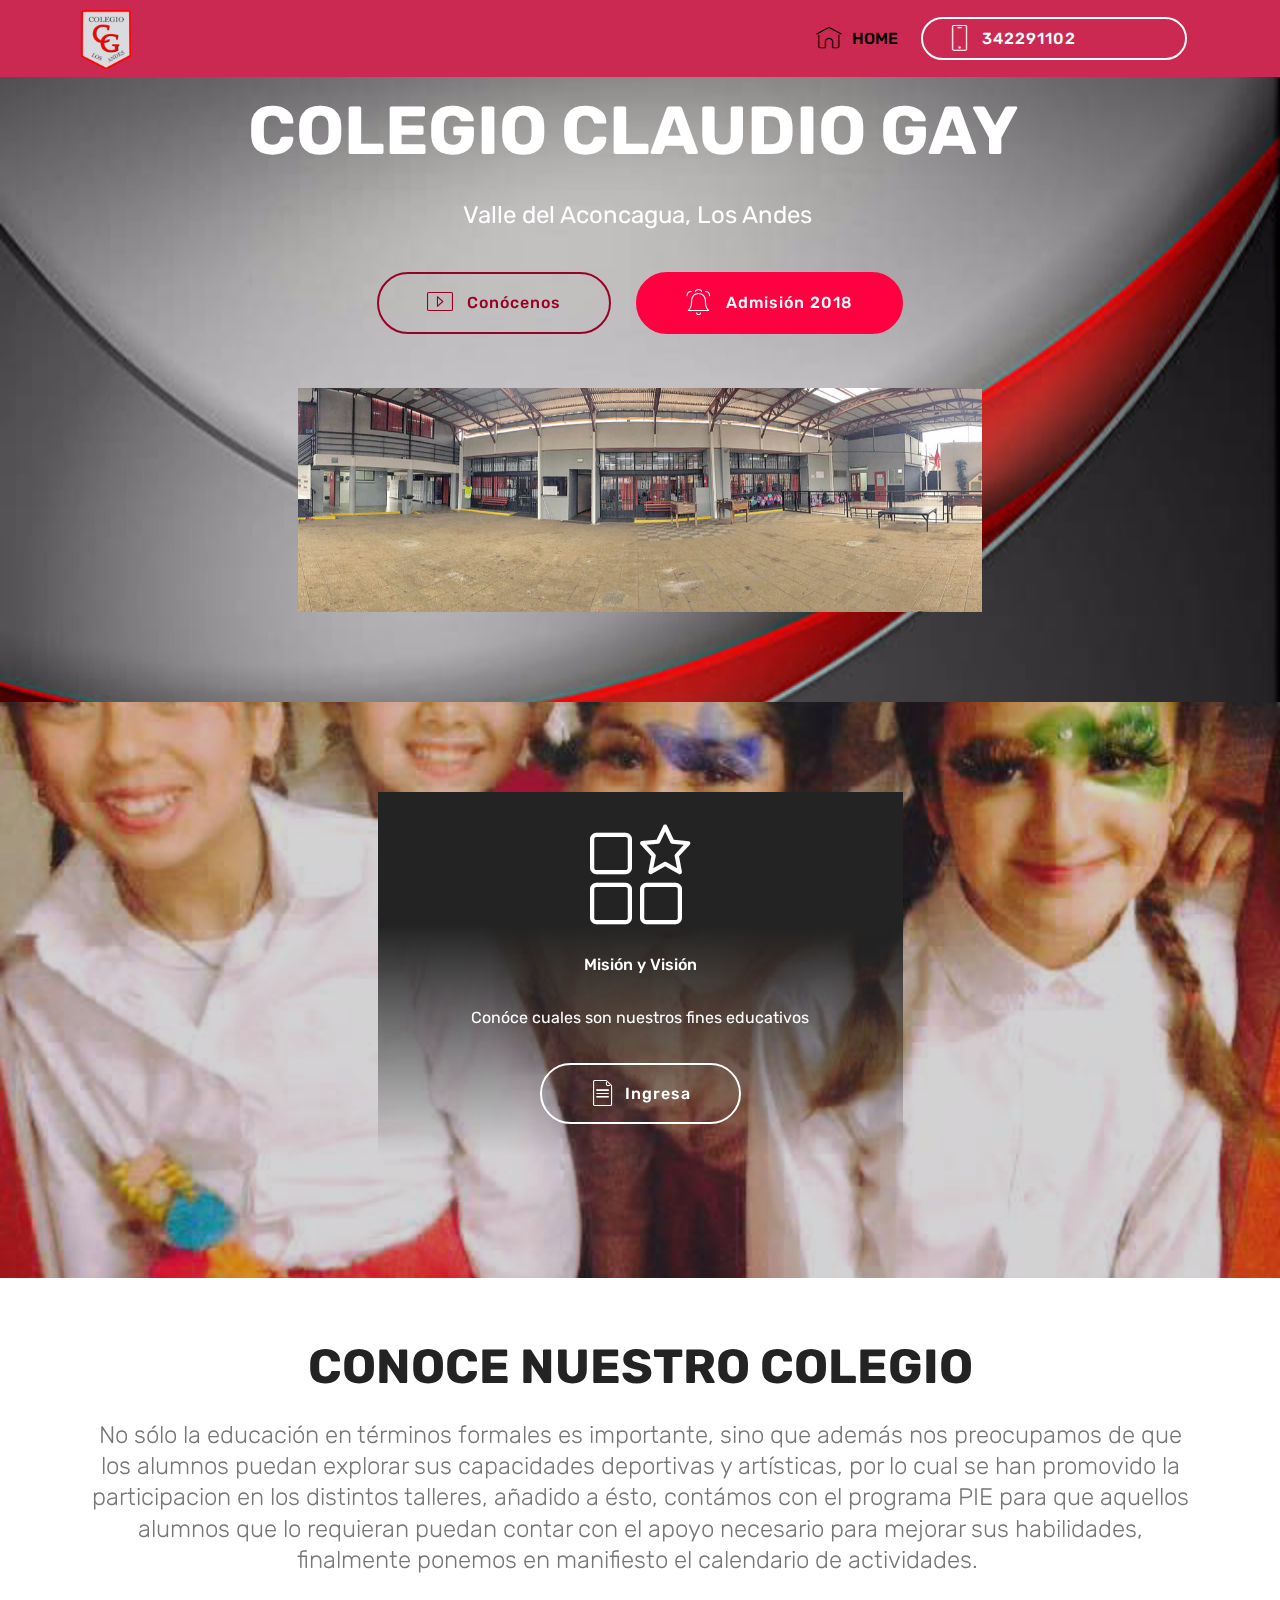
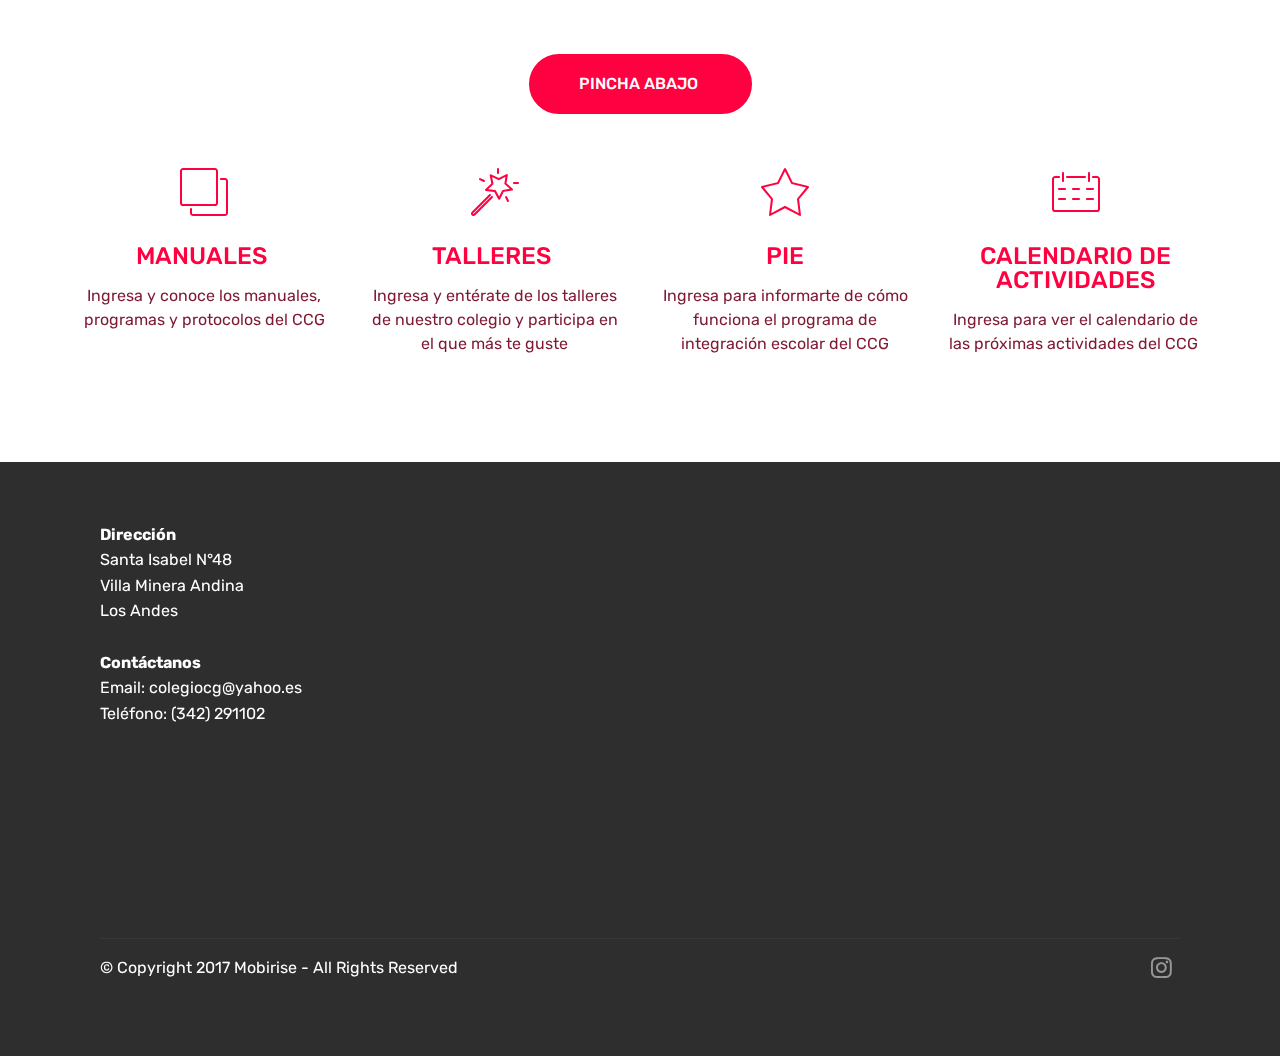
<file: index.html>
<!DOCTYPE html>
<html >
<head>
  <!-- Site made with Mobirise Website Builder v4.7.6, https://mobirise.com -->
  <meta charset="UTF-8">
  <meta http-equiv="X-UA-Compatible" content="IE=edge">
  <meta name="generator" content="Mobirise v4.7.6, mobirise.com">
  <meta name="viewport" content="width=device-width, initial-scale=1, minimum-scale=1">
  <link rel="shortcut icon" href="assets/images/logo-cg-122x118.png" type="image/x-icon">
  <meta name="description" content="">
  <title>Home</title>
  <link rel="stylesheet" href="assets/web/assets/mobirise-icons-bold/mobirise-icons-bold.css">
  <link rel="stylesheet" href="assets/web/assets/mobirise-icons/mobirise-icons.css">
  <link rel="stylesheet" href="assets/tether/tether.min.css">
  <link rel="stylesheet" href="assets/bootstrap/css/bootstrap.min.css">
  <link rel="stylesheet" href="assets/bootstrap/css/bootstrap-grid.min.css">
  <link rel="stylesheet" href="assets/bootstrap/css/bootstrap-reboot.min.css">
  <link rel="stylesheet" href="assets/socicon/css/styles.css">
  <link rel="stylesheet" href="assets/dropdown/css/style.css">
  <link rel="stylesheet" href="assets/theme/css/style.css">
  <link rel="stylesheet" href="assets/mobirise/css/mbr-additional.css" type="text/css">
  
  
  
</head>
<body>
  <section class="menu cid-qUo86Wyp1M" once="menu" id="menu2-14">

    

    <nav class="navbar navbar-expand beta-menu navbar-dropdown align-items-center navbar-fixed-top navbar-toggleable-sm">
        <button class="navbar-toggler navbar-toggler-right" type="button" data-toggle="collapse" data-target="#navbarSupportedContent" aria-controls="navbarSupportedContent" aria-expanded="false" aria-label="Toggle navigation">
            <div class="hamburger">
                <span></span>
                <span></span>
                <span></span>
                <span></span>
            </div>
        </button>
        <div class="menu-logo">
            <div class="navbar-brand">
                <span class="navbar-logo">
                    <a href="https://mobirise.com">
                        <img src="assets/images/logo-cg-122x118.png" alt="Mobirise" title="" style="height: 3.8rem;">
                    </a>
                </span>
                
            </div>
        </div>
        <div class="collapse navbar-collapse" id="navbarSupportedContent">
            <ul class="navbar-nav nav-dropdown" data-app-modern-menu="true"><li class="nav-item">
                    <a class="nav-link link text-black display-4" href="index.html"><span class="mbri-home mbr-iconfont mbr-iconfont-btn"></span>HOME</a>
                </li></ul>
            <div class="navbar-buttons mbr-section-btn"><a class="btn btn-sm btn-white-outline display-4" href="tel:342291102">
                    <span class="btn-icon mbri-mobile mbr-iconfont mbr-iconfont-btn">
                    </span>342291102 &nbsp; &nbsp; &nbsp; &nbsp; &nbsp; &nbsp; &nbsp; &nbsp;&nbsp;</a></div>
        </div>
    </nav>
</section>

<section class="engine"><a href="https://mobirise.me/a">Mobirise alternative</a></section><section class="header4 cid-qTDG3DDtxQ mbr-parallax-background" id="header4-b">

    

    

    <div class="container">
        <div class="row justify-content-md-center">
            <div class="media-content col-md-10">
                <h1 class="mbr-section-title align-center mbr-white pb-3 mbr-bold mbr-fonts-style display-1">
                    COLEGIO CLAUDIO GAY&nbsp;</h1>
                
                <div class="mbr-text align-center mbr-white pb-3">
                    <p class="mbr-text mbr-fonts-style display-5">Valle del Aconcagua, Los Andes&nbsp;</p>
                </div>
                <div class="mbr-section-btn align-center"><a class="btn btn-md btn-secondary-outline display-4" href="page6.html"><span class="mbri-video mbr-iconfont mbr-iconfont-btn"></span>Conócenos</a>
                    <a class="btn btn-md btn-secondary display-4" href="https://www.sistemadeadmisionescolar.cl/" target="_blank"><span class="mbri-alert mbr-iconfont mbr-iconfont-btn"></span>Admisión 2018</a></div>
            </div>
            <div class="mbr-figure pt-5">
                <img src="assets/images/33988227-10215369236521770-4721029039605678080-n-1368x359.jpg" alt="Mobirise" title="" style="width: 60%;">
            </div>
        </div>
    </div>
</section>

<section class="features8 cid-qT6a7an5s5 mbr-parallax-background" id="features8-2">

    

    <div class="mbr-overlay" style="opacity: 0.2; background-color: rgb(35, 35, 35);">
    </div>

    <div class="container">
        <div class="media-container-row">

            <div class="card  col-12 col-md-6">
                <div class="card-img">
                    <span class="mbr-iconfont mbri-features"></span>
                </div>
                <div class="card-box align-center">
                    <h4 class="card-title mbr-fonts-style display-7">
                        Misión y Visión</h4>
                    <p class="mbr-text mbr-fonts-style display-7">Conóce cuales son nuestros fines educativos</p>
                    <div class="mbr-section-btn text-center"><a href="page7.html" class="btn btn-white-outline display-4"><span class="mbri-file mbr-iconfont mbr-iconfont-btn"></span>Ingresa</a></div>
                </div>
            </div>

            

            

            
        </div>
    </div>
</section>

<section class="tabs3 cid-qT6bdZ5okp" id="tabs3-3">

    

    

    <div class="container">
        <h2 class="mbr-section-title align-center pb-3 mbr-fonts-style display-2"><strong>CONOCE NUESTRO COLEGIO</strong></h2>
        <h3 class="mbr-section-subtitle  display-5 align-center mbr-light mbr-fonts-style">
            No sólo la educación en términos formales es importante, sino que además nos preocupamos de que los alumnos puedan explorar sus capacidades deportivas y artísticas, por lo cual se han promovido la participacion en los distintos talleres, añadido a ésto, contámos con el programa PIE para que aquellos alumnos que lo requieran puedan contar con el apoyo necesario para mejorar sus habilidades, finalmente ponemos en manifiesto el calendario de actividades.&nbsp;</h3>
    </div>
    <div class="container-fluid">
        <div class="row tabcont">
            <ul class="nav nav-tabs pt-3 mt-5" role="tablist">
                <li class="nav-item mbr-fonts-style"><a class="nav-link show active display-7" role="tab" data-toggle="tab" href="#tabs3-3_tab0" aria-selected="true">PINCHA ABAJO&nbsp;</a></li>
                
                
                
                
                
            </ul>
        </div>
    </div>

    <div class="container">
        <div class="row px-1">
            <div class="tab-content">
                <div id="tab1" class="tab-pane in active mbr-table" role="tabpanel">
                    <div class="row tab-content-row">
                        <div class="col-xs-12 col-md-6 col-lg-3">
                            <div class="card-img ">
                                <a href="page2.html" target="_blank"><span class="mbr-iconfont mbri-layers" style="color: rgb(255, 0, 64);"></span></a>
                            </div>
                            <h4 class="mbr-element-title  align-center mbr-fonts-style pb-2 display-5">
                                MANUALES&nbsp;</h4>
                            <p class="mbr-section-text  align-center mbr-fonts-style display-7">Ingresa y conoce los manuales, programas y protocolos del CCG</p>
                        </div>

                        <div class="col-xs-12 col-md-6 col-lg-3">
                            <div class="card-img ">
                                <a href="page4.html"><span class="mbr-iconfont mbri-magic-stick" style="color: rgb(255, 0, 64);"></span></a>
                            </div>
                            <h4 class="mbr-element-title  align-center mbr-fonts-style pb-2 display-5">TALLERES&nbsp;</h4>
                            <p class="mbr-section-text  align-center mbr-fonts-style display-7">
                                Ingresa y entérate de los talleres de nuestro colegio y participa en el que más te guste</p>
                        </div>

                        <div class="col-xs-12 col-md-6 col-lg-3">
                            <div class="card-img ">
                                <span class="mbr-iconfont mbri-star" style="color: rgb(255, 0, 64);"></span>
                            </div>
                            <h4 class="mbr-element-title  align-center mbr-fonts-style pb-2 display-5">
                                PIE</h4>
                            <p class="mbr-section-text  align-center mbr-fonts-style display-7">
                                Ingresa para informarte de cómo funciona el programa de integración escolar del CCG</p>
                        </div>

                        <div class="col-xs-12 col-md-6 col-lg-3">
                            <div class="card-img ">
                                <a href="page5.html"><span class="mbr-iconfont mbri-calendar" style="color: rgb(255, 0, 64);"></span></a>
                            </div>
                            <h4 class="mbr-element-title  align-center mbr-fonts-style pb-2 display-5">CALENDARIO DE ACTIVIDADES</h4>
                            <p class="mbr-section-text  align-center mbr-fonts-style display-7">Ingresa para ver el calendario de las próximas actividades del CCG&nbsp;</p>
                        </div>
                    </div>
                </div>

                <div id="tab2" class="tab-pane  mbr-table" role="tabpanel">
                    <div class="row tab-content-row">
                        <div class="col-xs-12 col-md-6 col-lg-3">
                            <div class="card-img ">
                                <span class="mbri-bootstrap mbr-iconfont"></span>
                            </div>
                            <h4 class="mbr-element-title  align-center mbr-fonts-style pb-2 display-5">
                                IT'S EASY AND SIMPLE
                            </h4>
                            <p class="mbr-section-text  align-center mbr-fonts-style display-7">
                                Cut down the development time with drag-and-drop website builder. Drop the blocks into the page, edit content inline and publish - no technical skills required.
                            </p>
                        </div>

                        <div class="col-xs-12 col-md-6 col-lg-3">
                            <div class="card-img ">
                                <span class="mbri-bootstrap mbr-iconfont"></span>
                            </div>
                            <h4 class="mbr-element-title  align-center mbr-fonts-style pb-2 display-5">
                                IT'S EASY AND SIMPLE
                            </h4>
                            <p class="mbr-section-text  align-center mbr-fonts-style display-7">
                                Cut down the development time with drag-and-drop website builder. Drop the blocks into the page, edit content inline and publish - no technical skills required.
                            </p>
                        </div>

                        <div class="col-xs-12 col-md-6 col-lg-3">
                            <div class="card-img ">
                                <span class="mbri-bootstrap mbr-iconfont"></span>
                            </div>
                            <h4 class="mbr-element-title  align-center mbr-fonts-style pb-2 display-5">
                                IT'S EASY AND SIMPLE
                            </h4>
                            <p class="mbr-section-text  align-center mbr-fonts-style display-7">
                                Cut down the development time with drag-and-drop website builder. Drop the blocks into the page, edit content inline and publish - no technical skills required.
                            </p>
                        </div>

                        <div class="col-xs-12 col-md-6 col-lg-3">
                            <div class="card-img ">
                                <span class="mbri-bootstrap mbr-iconfont"></span>
                            </div>
                            <h4 class="mbr-element-title  align-center mbr-fonts-style pb-2 display-5">
                                IT'S EASY AND SIMPLE
                            </h4>
                            <p class="mbr-section-text  align-center mbr-fonts-style display-7">
                                Cut down the development time with drag-and-drop website builder. Drop the blocks into the page, edit content inline and publish - no technical skills required.
                            </p>
                        </div>
                    </div>
                </div>

                <div id="tab3" class="tab-pane  mbr-table" role="tabpanel">
                    <div class="row tab-content-row">
                        <div class="col-xs-12 col-md-6 col-lg-3">
                            <div class="card-img ">
                                <span class="mbri-extension mbr-iconfont"></span>
                            </div>
                            <h4 class="mbr-element-title  align-center mbr-fonts-style pb-2 display-5">
                                TRENDY WEBSITE BLOCKS
                            </h4>
                            <p class="mbr-section-text  align-center mbr-fonts-style display-7">
                                Choose from the large selection  pre-made blocks - full-screen intro, bootstrap carousel, slider, responsive image gallery with, parallax scrolling, sticky header and more.
                            </p>
                        </div>

                        <div class="col-xs-12 col-md-6 col-lg-3">
                            <div class="card-img ">
                                <span class="mbri-extension mbr-iconfont"></span>
                            </div>
                            <h4 class="mbr-element-title  align-center mbr-fonts-style pb-2 display-5">
                                TRENDY WEBSITE BLOCKS
                            </h4>
                            <p class="mbr-section-text  align-center mbr-fonts-style display-7">
                                Choose from the large selection  pre-made blocks - full-screen intro, bootstrap carousel, slider, responsive image gallery with, parallax scrolling, sticky header and more.
                            </p>
                        </div>

                        <div class="col-xs-12 col-md-6 col-lg-3">
                            <div class="card-img ">
                                <span class="mbri-extension mbr-iconfont"></span>
                            </div>
                            <h4 class="mbr-element-title  align-center mbr-fonts-style pb-2 display-5">
                                TRENDY WEBSITE BLOCKS
                            </h4>
                            <p class="mbr-section-text  align-center mbr-fonts-style display-7">
                                Choose from the large selection  pre-made blocks - full-screen intro, bootstrap carousel, slider, responsive image gallery with, parallax scrolling, sticky header and more.
                            </p>
                        </div>

                        <div class="col-xs-12 col-md-6 col-lg-3">
                            <div class="card-img ">
                                <span class="mbri-extension mbr-iconfont"></span>
                            </div>
                            <h4 class="mbr-element-title  align-center mbr-fonts-style pb-2 display-5">
                                TRENDY WEBSITE BLOCKS
                            </h4>
                            <p class="mbr-section-text  align-center mbr-fonts-style display-7">
                                Choose from the large selection  pre-made blocks - full-screen intro, bootstrap carousel, slider, responsive image gallery with, parallax scrolling, sticky header and more.
                            </p>
                        </div>
                    </div>
                </div>

                <div id="tab4" class="tab-pane  mbr-table" role="tabpanel">
                    <div class="row tab-content-row">
                        <div class="col-xs-12 col-md-6 col-lg-3">
                            <div class="card-img ">
                                <span class="mbri-responsive mbr-iconfont"></span>
                            </div>
                            <h4 class="mbr-element-title  align-center mbr-fonts-style pb-2 display-5">
                                MOBILE FRIENDLY
                            </h4>
                            <p class="mbr-section-text  align-center mbr-fonts-style display-7">
                                No special actions required, all sites you make with Mobirise are mobile-friendly. You don't have to create a special mobile version of your site, it will adapt automagically.
                            </p>
                        </div>

                        <div class="col-xs-12 col-md-6 col-lg-3">
                            <div class="card-img ">
                                <span class="mbri-responsive mbr-iconfont"></span>
                            </div>
                            <h4 class="mbr-element-title  align-center mbr-fonts-style pb-2 display-5">
                                MOBILE FRIENDLY
                            </h4>
                            <p class="mbr-section-text  align-center mbr-fonts-style display-7">
                                No special actions required, all sites you make with Mobirise are mobile-friendly. You don't have to create a special mobile version of your site, it will adapt automagically.
                            </p>
                        </div>

                        <div class="col-xs-12 col-md-6 col-lg-3">
                            <div class="card-img ">
                                <span class="mbri-responsive mbr-iconfont"></span>
                            </div>
                            <h4 class="mbr-element-title  align-center mbr-fonts-style pb-2 display-5">
                                MOBILE FRIENDLY
                            </h4>
                            <p class="mbr-section-text  align-center mbr-fonts-style display-7">
                                No special actions required, all sites you make with Mobirise are mobile-friendly. You don't have to create a special mobile version of your site, it will adapt automagically.
                            </p>
                        </div>

                        <div class="col-xs-12 col-md-6 col-lg-3">
                            <div class="card-img ">
                                <span class="mbri-responsive mbr-iconfont"></span>
                            </div>
                            <h4 class="mbr-element-title  align-center mbr-fonts-style pb-2 display-5">
                                MOBILE FRIENDLY
                            </h4>
                            <p class="mbr-section-text  align-center mbr-fonts-style display-7">
                                No special actions required, all sites you make with Mobirise are mobile-friendly. You don't have to create a special mobile version of your site, it will adapt automagically.
                            </p>
                        </div>
                    </div>
                </div>

                <div id="tab5" class="tab-pane  mbr-table" role="tabpanel">
                    <div class="row tab-content-row">
                        <div class="col-xs-12 col-md-6 col-lg-3">
                            <div class="card-img ">
                                <a href="page2.html" target="_blank"><span class="mbr-iconfont mbri-layers" style="color: rgb(255, 0, 64);"></span></a>
                            </div>
                            <h4 class="mbr-element-title  align-center mbr-fonts-style pb-2 display-5">MANUALES</h4>
                            <p class="mbr-section-text  align-center mbr-fonts-style display-7">Ingresa aquí y revisa los manuales, planes y protocolos del CCG</p>
                        </div>

                        <div class="col-xs-12 col-md-6 col-lg-3">
                            <div class="card-img ">
                                <span class="mbr-iconfont mbri-magic-stick" style="color: rgb(255, 0, 64);"></span>
                            </div>
                            <h4 class="mbr-element-title  align-center mbr-fonts-style pb-2 display-5">
                                TALLERES</h4>
                            <p class="mbr-section-text  align-center mbr-fonts-style display-7">Ingresa y conoce los talleres del CCG</p>
                        </div>

                        <div class="col-xs-12 col-md-6 col-lg-3">
                            <div class="card-img ">
                                <span class="mbr-iconfont mbri-calendar" style="color: rgb(255, 0, 64);"></span>
                            </div>
                            <h4 class="mbr-element-title  align-center mbr-fonts-style pb-2 display-5">CALENDARIO DE ACTIVIDADES</h4>
                            <p class="mbr-section-text  align-center mbr-fonts-style display-7">Ingresa y entérate de las próximas actividades de nuestro colegio</p>
                        </div>

                        <div class="col-xs-12 col-md-6 col-lg-3">
                            <div class="card-img ">
                                <span class="mbr-iconfont mbri-sun2" style="color: rgb(255, 0, 64);"></span>
                            </div>
                            <h4 class="mbr-element-title  align-center mbr-fonts-style pb-2 display-5"><p>
                                PIE</p></h4>
                            <p class="mbr-section-text  align-center mbr-fonts-style display-7">Ingresa y conoce la modalidad del trabajo del equipo de integración escolar&nbsp;</p>
                        </div>
                    </div>
                </div>

                <div id="tab6" class="tab-pane  mbr-table" role="tabpanel">
                    <div class="row tab-content-row">
                        <div class="col-xs-12 col-md-6 col-lg-3">
                            <div class="card-img ">
                                <span class="mbri-extension mbr-iconfont"></span>
                            </div>
                            <h4 class="mbr-element-title  align-center mbr-fonts-style pb-2 display-5">
                                TRENDY WEBSITE BLOCKS
                            </h4>
                            <p class="mbr-section-text  align-center mbr-fonts-style display-7">
                                Choose from the large selection  pre-made blocks - full-screen intro, bootstrap carousel, slider, responsive image gallery with, parallax scrolling, sticky header and more.
                            </p>
                        </div>

                        <div class="col-xs-12 col-md-6 col-lg-3">
                            <div class="card-img ">
                                <span class="mbri-extension mbr-iconfont"></span>
                            </div>
                            <h4 class="mbr-element-title  align-center mbr-fonts-style pb-2 display-5">
                                TRENDY WEBSITE BLOCKS
                            </h4>
                            <p class="mbr-section-text  align-center mbr-fonts-style display-7">
                                Choose from the large selection  pre-made blocks - full-screen intro, bootstrap carousel, slider, responsive image gallery with, parallax scrolling, sticky header and more.
                            </p>
                        </div>

                        <div class="col-xs-12 col-md-6 col-lg-3">
                            <div class="card-img ">
                                <span class="mbri-extension mbr-iconfont"></span>
                            </div>
                            <h4 class="mbr-element-title  align-center mbr-fonts-style pb-2 display-5">
                                TRENDY WEBSITE BLOCKS
                            </h4>
                            <p class="mbr-section-text  align-center mbr-fonts-style display-7">
                                Choose from the large selection  pre-made blocks - full-screen intro, bootstrap carousel, slider, responsive image gallery with, parallax scrolling, sticky header and more.
                            </p>
                        </div>

                        <div class="col-xs-12 col-md-6 col-lg-3">
                            <div class="card-img ">
                                <span class="mbri-extension mbr-iconfont"></span>
                            </div>
                            <h4 class="mbr-element-title  align-center mbr-fonts-style pb-2 display-5">
                                TRENDY WEBSITE BLOCKS
                            </h4>
                            <p class="mbr-section-text  align-center mbr-fonts-style display-7">
                                Choose from the large selection  pre-made blocks - full-screen intro, bootstrap carousel, slider, responsive image gallery with, parallax scrolling, sticky header and more.
                            </p>
                        </div>
                    </div>
                </div>
            </div>
        </div>
    </div>
</section>

<section class="cid-qTDMMgvlmd" id="footer2-c">

    

    

    <div class="container">
        <div class="media-container-row content mbr-white">
            <div class="col-12 col-md-3 mbr-fonts-style display-7">
                <p class="mbr-text"><strong>Dirección</strong><br>Santa Isabel N°48<br>Villa Minera Andina<br>Los Andes&nbsp;<br>
                    <br><strong>Contáctanos</strong><br>Email: colegiocg@yahoo.es&nbsp;<br>Teléfono: (342) 291102</p>
            </div>
            <div class="col-12 col-md-3 mbr-fonts-style display-7">
                <p class="mbr-text"><br>
                    <br><br>
                    <br><br>
                    <br><br></p>
            </div>
            <div class="col-12 col-md-6">
                <div class="google-map"><iframe frameborder="0" style="border:0" src="https://www.google.com/maps/embed/v1/place?key=AIzaSyA0Dx_boXQiwvdz8sJHoYeZNVTdoWONYkU&amp;q=place_id:EjdTdGEgSXNhYmVsIDQ4LCBMb3MgQW5kZXMsIFJlZ2nDs24gZGUgVmFscGFyYcOtc28sIENoaWxlIhoSGAoUChIJA0Rx_-sEiJYRp7JTVqY8H7oQMA" allowfullscreen=""></iframe></div>
            </div>
        </div>
        <div class="footer-lower">
            <div class="media-container-row">
                <div class="col-sm-12">
                    <hr>
                </div>
            </div>
            <div class="media-container-row mbr-white">
                <div class="col-sm-6 copyright">
                    <p class="mbr-text mbr-fonts-style display-7">
                        © Copyright 2017 Mobirise - All Rights Reserved
                    </p>
                </div>
                <div class="col-md-6">
                    <div class="social-list align-right">
                        <div class="soc-item">
                            <a href="http://www.instagram.com/colegio_claudio_gay">
                                <span class="mbr-iconfont mbr-iconfont-social socicon-instagram socicon"></span>
                            </a>
                        </div>
                        
                        
                        
                        
                        
                    </div>
                </div>
            </div>
        </div>
    </div>
</section>


  <script src="assets/web/assets/jquery/jquery.min.js"></script>
  <script src="assets/popper/popper.min.js"></script>
  <script src="assets/tether/tether.min.js"></script>
  <script src="assets/bootstrap/js/bootstrap.min.js"></script>
  <script src="assets/touchswipe/jquery.touch-swipe.min.js"></script>
  <script src="assets/parallax/jarallax.min.js"></script>
  <script src="assets/mbr-tabs/mbr-tabs.js"></script>
  <script src="assets/smoothscroll/smooth-scroll.js"></script>
  <script src="assets/dropdown/js/script.min.js"></script>
  <script src="assets/theme/js/script.js"></script>
  
  
</body>
</html>
</file>
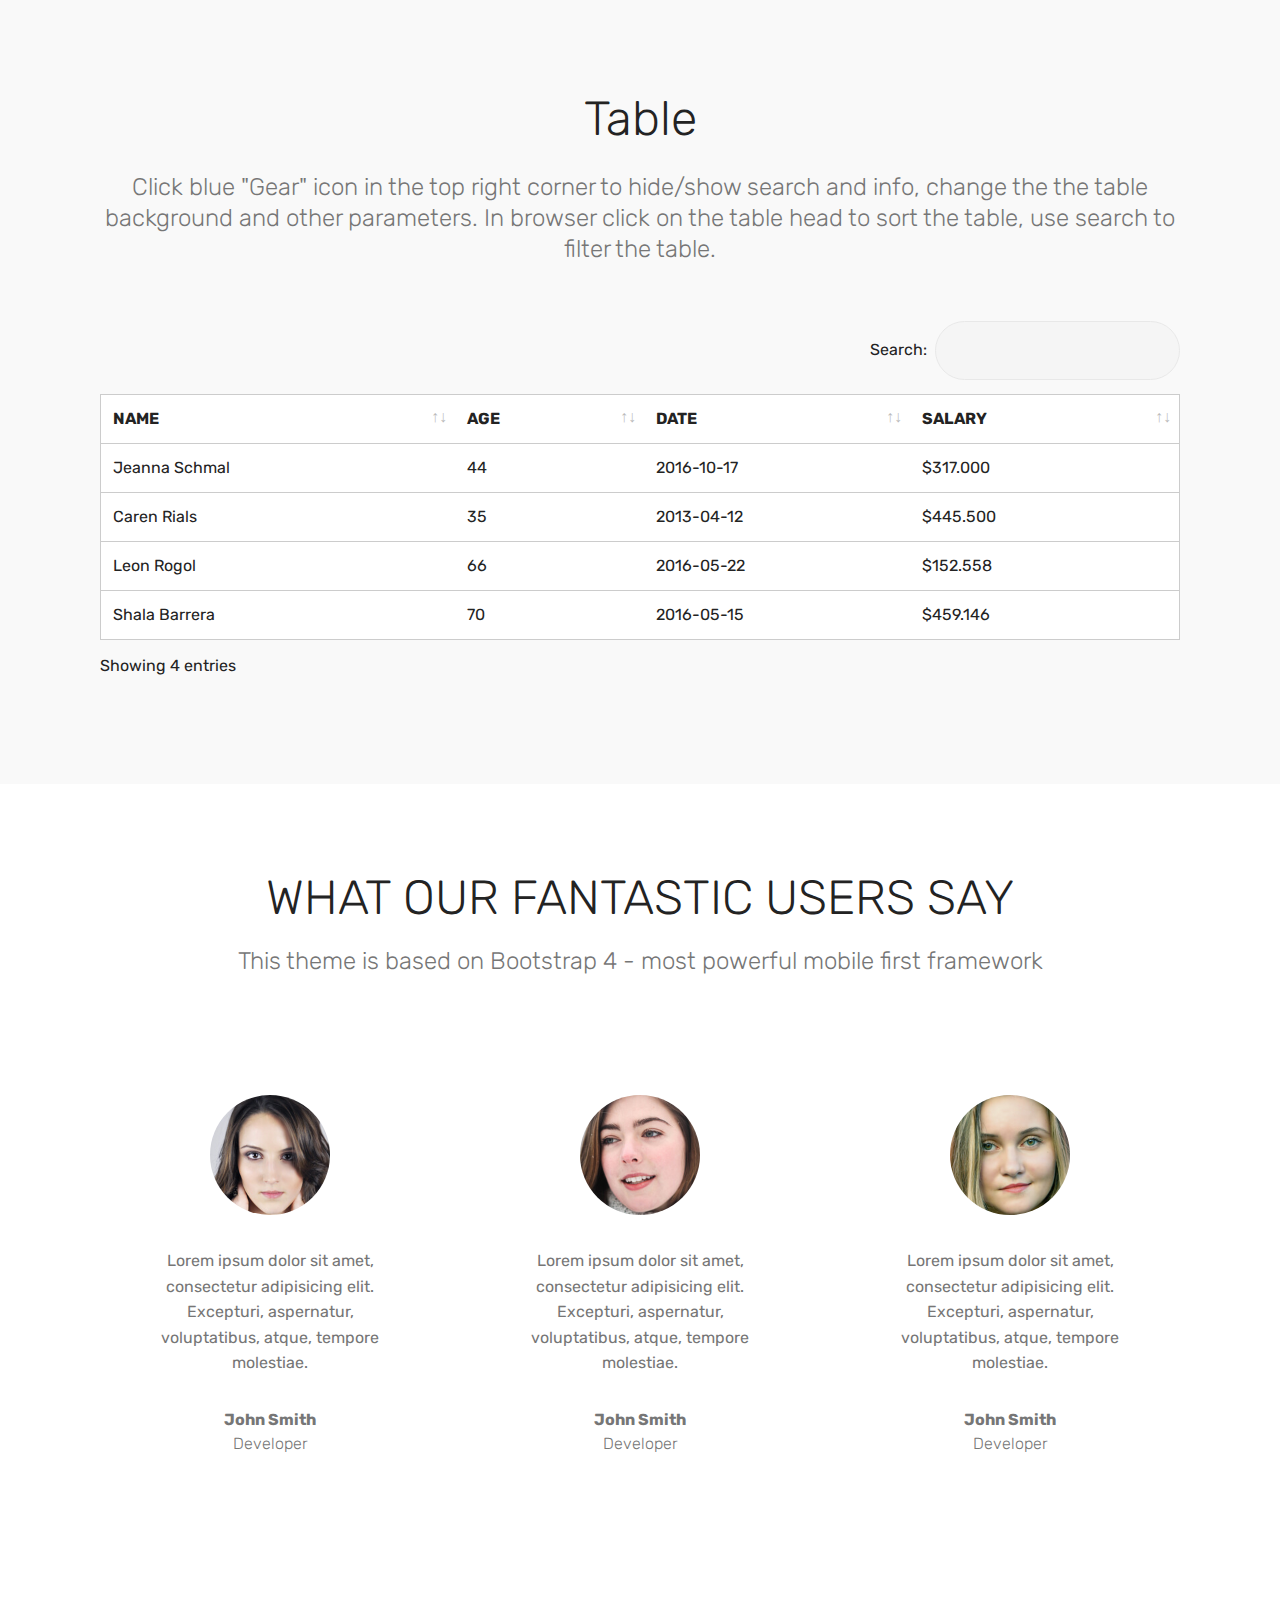
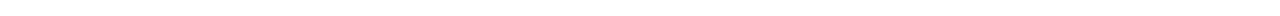
<file: page1.html>
<!DOCTYPE html>
<html >
<head>
  <!-- Site made with Mobirise Website Builder v4.7.6, https://mobirise.com -->
  <meta charset="UTF-8">
  <meta http-equiv="X-UA-Compatible" content="IE=edge">
  <meta name="generator" content="Mobirise v4.7.6, mobirise.com">
  <meta name="viewport" content="width=device-width, initial-scale=1, minimum-scale=1">
  <link rel="shortcut icon" href="assets/images/logo-cg-122x118.png" type="image/x-icon">
  <meta name="description" content="Website Maker Description">
  <title>Docentes</title>
  <link rel="stylesheet" href="assets/tether/tether.min.css">
  <link rel="stylesheet" href="assets/bootstrap/css/bootstrap.min.css">
  <link rel="stylesheet" href="assets/bootstrap/css/bootstrap-grid.min.css">
  <link rel="stylesheet" href="assets/bootstrap/css/bootstrap-reboot.min.css">
  <link rel="stylesheet" href="assets/datatables/data-tables.bootstrap4.min.css">
  <link rel="stylesheet" href="assets/theme/css/style.css">
  <link rel="stylesheet" href="assets/mobirise/css/mbr-additional.css" type="text/css">
  
  
  
</head>
<body>
  <section class="section-table cid-qT6bvr9nHe" id="table1-4">

  
  
  <div class="container container-table">
      <h2 class="mbr-section-title mbr-fonts-style align-center pb-3 display-2">
          Table
      </h2>
      <h3 class="mbr-section-subtitle mbr-fonts-style align-center pb-5 mbr-light display-5">
            Click blue "Gear" icon in the top right corner to hide/show search and info, change the the table background and other parameters.  In browser click on the table head to sort the table, use search to filter the table.     
      </h3>
      <div class="table-wrapper">
        <div class="container">
          <div class="row search">
            <div class="col-md-6"></div>
            <div class="col-md-6">
                <div class="dataTables_filter">
                  <label class="searchInfo mbr-fonts-style display-7">Search:</label>
                  <input class="form-control input-sm" disabled="">
                </div>
            </div>
          </div>
        </div>

        <div class="container scroll">
          <table class="table isSearch" cellspacing="0">
            <thead>
              <tr class="table-heads ">
                  
                  
                  
                  
              <th class="head-item mbr-fonts-style display-7">
                      NAME</th><th class="head-item mbr-fonts-style display-7">
                      AGE</th><th class="head-item mbr-fonts-style display-7">
                      DATE</th><th class="head-item mbr-fonts-style display-7">
                      SALARY</th></tr>
            </thead>

            <tbody>
              
              
              
              
            <tr> 
                
                
                
                
              <td class="body-item mbr-fonts-style display-7">Jeanna Schmal</td><td class="body-item mbr-fonts-style display-7">44</td><td class="body-item mbr-fonts-style display-7">2016-10-17</td><td class="body-item mbr-fonts-style display-7">$317.000</td></tr><tr>
                
                
                
                
              <td class="body-item mbr-fonts-style display-7">Caren Rials</td><td class="body-item mbr-fonts-style display-7">35</td><td class="body-item mbr-fonts-style display-7">2013-04-12</td><td class="body-item mbr-fonts-style display-7">$445.500</td></tr><tr>
                
                
                
                
              <td class="body-item mbr-fonts-style display-7">Leon Rogol</td><td class="body-item mbr-fonts-style display-7">66</td><td class="body-item mbr-fonts-style display-7">2016-05-22</td><td class="body-item mbr-fonts-style display-7">$152.558</td></tr><tr>
                
                
                
                
              <td class="body-item mbr-fonts-style display-7">Shala Barrera</td><td class="body-item mbr-fonts-style display-7">70</td><td class="body-item mbr-fonts-style display-7">2016-05-15</td><td class="body-item mbr-fonts-style display-7">$459.146</td></tr></tbody>
          </table>
        </div>
        <div class="container table-info-container">
          <div class="row info">
            <div class="col-md-6">
              <div class="dataTables_info mbr-fonts-style display-7">
                <span class="infoBefore">Showing</span>
                <span class="inactive infoRows"></span>
                <span class="infoAfter">entries</span>
                <span class="infoFilteredBefore">(filtered from</span>
                <span class="inactive infoRows"></span>
                <span class="infoFilteredAfter"> total entries)</span>
              </div>
            </div>
            <div class="col-md-6"></div>
          </div>
        </div>
      </div>
    </div>
</section>

<section class="engine"><a href="https://mobirise.me/h">how to create a web page</a></section><section class="testimonials1 cid-qT6bwHtSyH" id="testimonials1-5">

    

    
    <div class="container">
        <div class="media-container-row">
            <div class="title col-12 align-center">
                <h2 class="pb-3 mbr-fonts-style display-2">
                    WHAT OUR FANTASTIC USERS SAY
                </h2>
                <h3 class="mbr-section-subtitle mbr-light pb-3 mbr-fonts-style display-5">
                    This theme is based on Bootstrap 4 - most powerful mobile first framework
                </h3>
            </div>
        </div>
    </div>

    <div class="container pt-3 mt-2">
        <div class="media-container-row">
            <div class="mbr-testimonial p-3 align-center col-12 col-md-6 col-lg-4">
                <div class="panel-item p-3">
                    <div class="card-block">
                        <div class="testimonial-photo">
                            <img src="assets/images/face1.jpg">
                        </div>
                        <p class="mbr-text mbr-fonts-style display-7">
                           Lorem ipsum dolor sit amet, consectetur adipisicing elit. Excepturi, aspernatur, voluptatibus, atque, tempore molestiae.
                        </p>
                    </div>
                    <div class="card-footer">
                        <div class="mbr-author-name mbr-bold mbr-fonts-style display-7">
                             John Smith
                        </div>
                        <small class="mbr-author-desc mbr-italic mbr-light mbr-fonts-style display-7">
                               Developer
                        </small>
                    </div>
                </div>
            </div>

            <div class="mbr-testimonial p-3 align-center col-12 col-md-6 col-lg-4">
                <div class="panel-item p-3">
                    <div class="card-block">
                        <div class="testimonial-photo">
                            <img src="assets/images/face2.jpg">
                        </div>
                        <p class="mbr-text mbr-fonts-style display-7">
                           Lorem ipsum dolor sit amet, consectetur adipisicing elit. Excepturi, aspernatur, voluptatibus, atque, tempore molestiae.
                        </p>
                    </div>
                    <div class="card-footer">
                        <div class="mbr-author-name mbr-bold mbr-fonts-style display-7">
                             John Smith
                        </div>
                        <small class="mbr-author-desc mbr-italic mbr-light mbr-fonts-style display-7">
                               Developer
                        </small>
                    </div>
                </div>
            </div>

            <div class="mbr-testimonial p-3 align-center col-12 col-md-6 col-lg-4">
                <div class="panel-item p-3">
                    <div class="card-block">
                        <div class="testimonial-photo">
                            <img src="assets/images/face3.jpg">
                        </div>
                        <p class="mbr-text mbr-fonts-style display-7">
                           Lorem ipsum dolor sit amet, consectetur adipisicing elit. Excepturi, aspernatur, voluptatibus, atque, tempore molestiae.
                        </p>
                    </div>
                    <div class="card-footer">
                        <div class="mbr-author-name mbr-bold mbr-fonts-style display-7">
                             John Smith
                        </div>
                        <small class="mbr-author-desc mbr-italic mbr-light mbr-fonts-style display-7">
                               Developer
                        </small>
                    </div>
                </div>
            </div>

            

            

            
        </div>
    </div>   
</section>


  <script src="assets/web/assets/jquery/jquery.min.js"></script>
  <script src="assets/popper/popper.min.js"></script>
  <script src="assets/tether/tether.min.js"></script>
  <script src="assets/bootstrap/js/bootstrap.min.js"></script>
  <script src="assets/smoothscroll/smooth-scroll.js"></script>
  <script src="assets/datatables/jquery.data-tables.min.js"></script>
  <script src="assets/datatables/data-tables.bootstrap4.min.js"></script>
  <script src="assets/theme/js/script.js"></script>
  
  
</body>
</html>
</file>
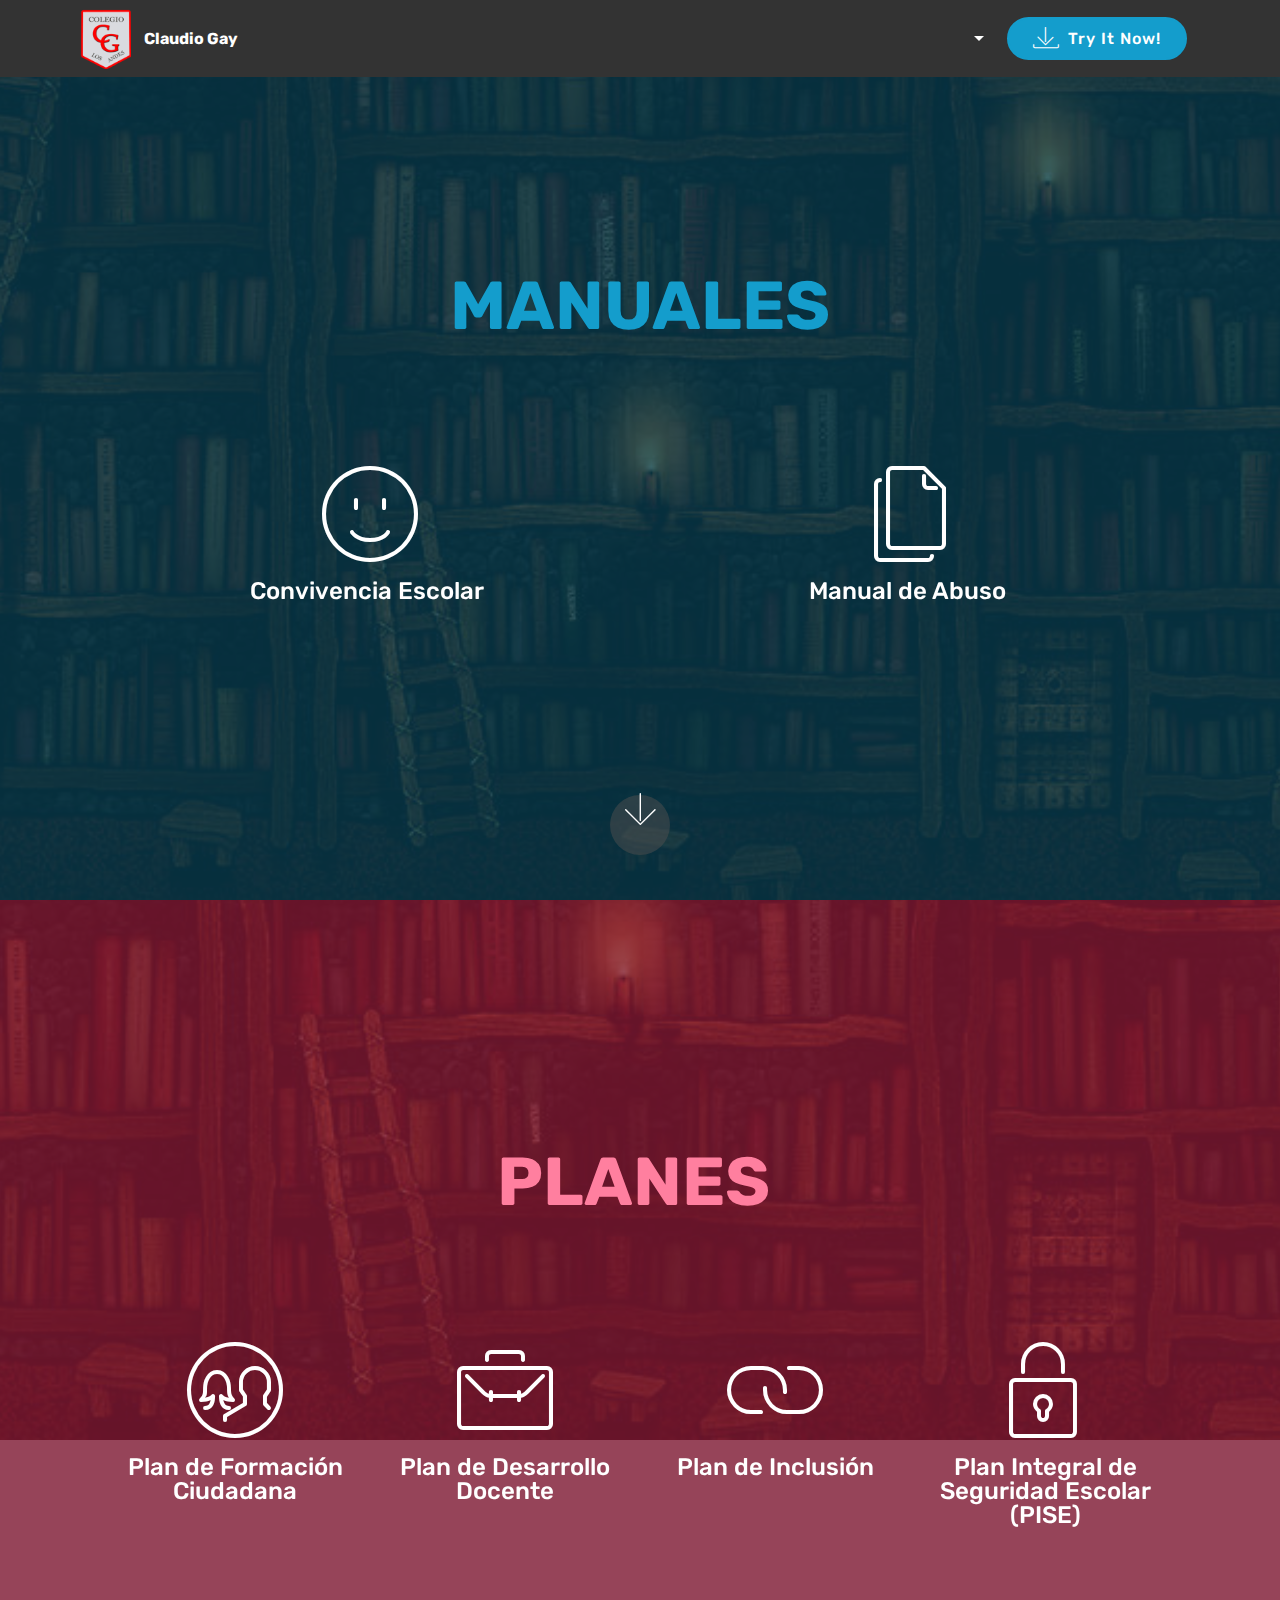
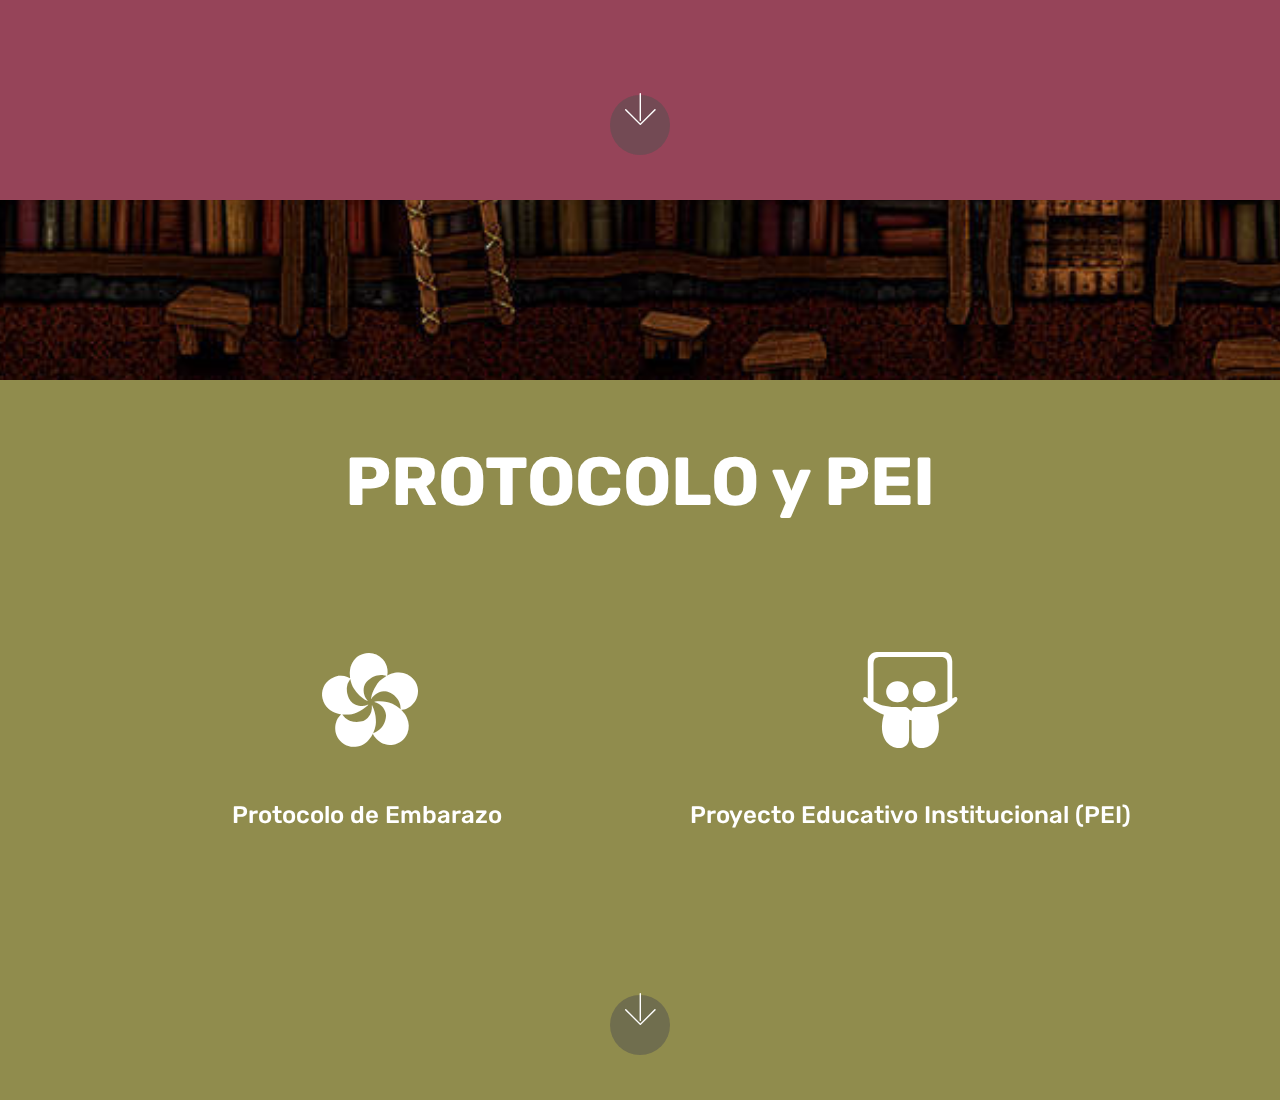
<file: page2.html>
<!DOCTYPE html>
<html >
<head>
  <!-- Site made with Mobirise Website Builder v4.7.6, https://mobirise.com -->
  <meta charset="UTF-8">
  <meta http-equiv="X-UA-Compatible" content="IE=edge">
  <meta name="generator" content="Mobirise v4.7.6, mobirise.com">
  <meta name="viewport" content="width=device-width, initial-scale=1, minimum-scale=1">
  <link rel="shortcut icon" href="assets/images/logo-cg-122x118.png" type="image/x-icon">
  <meta name="description" content="Website Builder Description">
  <title>manuales&amp;nbsp;</title>
  <link rel="stylesheet" href="assets/web/assets/mobirise-icons/mobirise-icons.css">
  <link rel="stylesheet" href="assets/tether/tether.min.css">
  <link rel="stylesheet" href="assets/bootstrap/css/bootstrap.min.css">
  <link rel="stylesheet" href="assets/bootstrap/css/bootstrap-grid.min.css">
  <link rel="stylesheet" href="assets/bootstrap/css/bootstrap-reboot.min.css">
  <link rel="stylesheet" href="assets/socicon/css/styles.css">
  <link rel="stylesheet" href="assets/dropdown/css/style.css">
  <link rel="stylesheet" href="assets/theme/css/style.css">
  <link rel="stylesheet" href="assets/mobirise/css/mbr-additional.css" type="text/css">
  
  
  
</head>
<body>
  <section class="menu cid-qT6cPkuYx9" once="menu" id="menu1-d">

    

    <nav class="navbar navbar-expand beta-menu navbar-dropdown align-items-center navbar-fixed-top navbar-toggleable-sm">
        <button class="navbar-toggler navbar-toggler-right" type="button" data-toggle="collapse" data-target="#navbarSupportedContent" aria-controls="navbarSupportedContent" aria-expanded="false" aria-label="Toggle navigation">
            <div class="hamburger">
                <span></span>
                <span></span>
                <span></span>
                <span></span>
            </div>
        </button>
        <div class="menu-logo">
            <div class="navbar-brand">
                <span class="navbar-logo">
                    <a href="https://mobirise.com">
                         <img src="assets/images/logo-cg-122x118.png" alt="Mobirise" title="" style="height: 3.8rem;">
                    </a>
                </span>
                <span class="navbar-caption-wrap"><a class="navbar-caption text-white display-4" href="https://mobirise.com">Claudio Gay</a></span>
            </div>
        </div>
        <div class="collapse navbar-collapse" id="navbarSupportedContent">
            <ul class="navbar-nav nav-dropdown" data-app-modern-menu="true"><li class="nav-item dropdown open"><a class="nav-link link text-white dropdown-toggle display-4" href="https://mobirise.com" data-toggle="dropdown-submenu" aria-expanded="true">
                        </a><div class="dropdown-menu"><a class="text-white dropdown-item display-4" href="https://mobirise.com">New Item</a></div></li></ul>
            <div class="navbar-buttons mbr-section-btn">
                <a class="btn btn-sm btn-primary display-4" href="https://mobirise.com">
                    <span class="mbri-save mbr-iconfont mbr-iconfont-btn "></span>
                    Try It Now!
                </a>
            </div>
        </div>
    </nav>
</section>

<section class="engine"><a href="https://mobirise.me/r">free bootstrap templates</a></section><section class="menu cid-qTDDGmtNF8" once="menu" id="menu1-e">

    

    <nav class="navbar navbar-expand beta-menu navbar-dropdown align-items-center navbar-fixed-top navbar-toggleable-sm">
        <button class="navbar-toggler navbar-toggler-right" type="button" data-toggle="collapse" data-target="#navbarSupportedContent" aria-controls="navbarSupportedContent" aria-expanded="false" aria-label="Toggle navigation">
            <div class="hamburger">
                <span></span>
                <span></span>
                <span></span>
                <span></span>
            </div>
        </button>
        <div class="menu-logo">
            <div class="navbar-brand">
                <span class="navbar-logo">
                    <a href="https://mobirise.com">
                         <img src="assets/images/logo-cg-122x118.png" alt="Mobirise" title="" style="height: 3.8rem;">
                    </a>
                </span>
                <span class="navbar-caption-wrap"><a class="navbar-caption text-white display-4" href="https://mobirise.com">Claudio Gay</a></span>
            </div>
        </div>
        <div class="collapse navbar-collapse" id="navbarSupportedContent">
            <ul class="navbar-nav nav-dropdown" data-app-modern-menu="true"><li class="nav-item dropdown open"><a class="nav-link link text-white dropdown-toggle display-4" href="https://mobirise.com" data-toggle="dropdown-submenu" aria-expanded="true">
                        </a><div class="dropdown-menu"><a class="text-white dropdown-item display-4" href="https://mobirise.com">New Item</a></div></li></ul>
            <div class="navbar-buttons mbr-section-btn">
                <a class="btn btn-sm btn-primary display-4" href="https://mobirise.com">
                    <span class="mbri-save mbr-iconfont mbr-iconfont-btn "></span>
                    Try It Now!
                </a>
            </div>
        </div>
    </nav>
</section>

<section class="header12 cid-qUc9lz2nTm mbr-fullscreen mbr-parallax-background" id="header12-f">

    

    <div class="mbr-overlay" style="opacity: 0.8; background-color: rgb(7, 59, 76);">
    </div>

    <div class="container  ">
            <div class="media-container">
                <div class="col-md-12 align-center">
                    <h1 class="mbr-section-title pb-3 mbr-white mbr-bold mbr-fonts-style display-1">MANUALES</h1>
                    <p class="mbr-text pb-3 mbr-white mbr-fonts-style display-5"></p>
                    

                    <div class="icons-media-container mbr-white">
                        <div class="card col-12 col-md-6">
                            <div class="icon-block">
                            <a href="assets/files/Manual%20de%20convivencia%20escolar%202017.pdf">
                                <span class="mbr-iconfont mbri-smile-face"></span>
                            </a>
                            </div>
                            <h5 class="mbr-fonts-style display-5">
                                Convivencia Escolar&nbsp;</h5>
                        </div>

                        <div class="card col-12 col-md-6">
                            <div class="icon-block">
                                <a href="assets/files/Manual%20abuso%202017.pdf">
                                    <span class="mbr-iconfont mbri-pages"></span>
                                </a>
                            </div>
                            <h5 class="mbr-fonts-style display-5">
                                Manual de Abuso&nbsp;</h5>
                        </div>

                        

                        
                    </div>
                </div>
            </div>
    </div>

    <div class="mbr-arrow hidden-sm-down" aria-hidden="true">
        <a href="#next">
            <i class="mbri-down mbr-iconfont"></i>
        </a>
    </div>
</section>

<section class="header12 cid-qUcaG1afzY mbr-fullscreen mbr-parallax-background" id="header12-g">

    

    <div class="mbr-overlay" style="opacity: 0.8; background-color: rgb(127, 25, 51);">
    </div>

    <div class="container  ">
            <div class="media-container">
                <div class="col-md-12 align-center">
                    <h1 class="mbr-section-title pb-3 mbr-white mbr-bold mbr-fonts-style display-1">
                        PLANES&nbsp;</h1>
                    <p class="mbr-text pb-3 mbr-white mbr-fonts-style display-5"></p>
                    

                    <div class="icons-media-container mbr-white">
                        <div class="card col-12 col-md-6 col-lg-3">
                            <div class="icon-block">
                            <a href="assets/files/Plan de Formación Ciudadana.pdf">
                                <span class="mbr-iconfont mbri-users"></span>
                            </a>
                            </div>
                            <h5 class="mbr-fonts-style display-5">
                                Plan de Formación Ciudadana</h5>
                        </div>

                        <div class="card col-12 col-md-6 col-lg-3">
                            <div class="icon-block">
                                <a href="assets/files/Plan%20desarrollo%20docente.pdf">
                                    <span class="mbr-iconfont mbri-briefcase"></span>
                                </a>
                            </div>
                            <h5 class="mbr-fonts-style display-5">
                                Plan de Desarrollo Docente</h5>
                        </div>

                        <div class="card col-12 col-md-6 col-lg-3">
                            <div class="icon-block">
                                <a href="assets/files/plan%20inclusi%C3%B3n.pdf">
                                    <span class="mbr-iconfont mbri-link"></span>
                                </a>
                            </div>
                            <h5 class="mbr-fonts-style display-5">Plan de Inclusión</h5>
                        </div>

                        <div class="card col-12 col-md-6 col-lg-3">
                            <div class="icon-block">
                                <a href="assets/files/PISE.pdf">
                                    <span class="mbr-iconfont mbri-lock"></span>
                                </a>
                            </div>
                            <h5 class="mbr-fonts-style display-5">Plan Integral de Seguridad Escolar (PISE)</h5>
                        </div>
                    </div>
                </div>
            </div>
    </div>

    <div class="mbr-arrow hidden-sm-down" aria-hidden="true">
        <a href="#next">
            <i class="mbri-down mbr-iconfont"></i>
        </a>
    </div>
</section>

<section class="header12 cid-qUcrm2yqwd mbr-fullscreen mbr-parallax-background" id="header12-h">

    

    <div class="mbr-overlay" style="opacity: 0.8; background-color: rgb(120, 115, 36);">
    </div>

    <div class="container  ">
            <div class="media-container">
                <div class="col-md-12 align-center">
                    <h1 class="mbr-section-title pb-3 mbr-white mbr-bold mbr-fonts-style display-1">
                        PROTOCOLO y PEI</h1>
                    <p class="mbr-text pb-3 mbr-white mbr-fonts-style display-5"></p>
                    

                    <div class="icons-media-container mbr-white">
                        <div class="card col-12 col-md-6">
                            <div class="icon-block">
                            <a href="assets/files/protocolo%20embarazo.pdf">
                                <span class="mbr-iconfont socicon-hellocoton socicon"></span>
                            </a>
                            </div>
                            <h5 class="mbr-fonts-style display-5">Protocolo de Embarazo&nbsp;</h5>
                        </div>

                        <div class="card col-12 col-md-6">
                            <div class="icon-block">
                                <a href="assets/files/PEI_modificado%202017.pdf">
                                    <span class="mbr-iconfont socicon-slideshare socicon"></span>
                                </a>
                            </div>
                            <h5 class="mbr-fonts-style display-5">Proyecto Educativo Institucional (PEI)</h5>
                        </div>

                        

                        
                    </div>
                </div>
            </div>
    </div>

    <div class="mbr-arrow hidden-sm-down" aria-hidden="true">
        <a href="#next">
            <i class="mbri-down mbr-iconfont"></i>
        </a>
    </div>
</section>


  <script src="assets/web/assets/jquery/jquery.min.js"></script>
  <script src="assets/popper/popper.min.js"></script>
  <script src="assets/tether/tether.min.js"></script>
  <script src="assets/bootstrap/js/bootstrap.min.js"></script>
  <script src="assets/smoothscroll/smooth-scroll.js"></script>
  <script src="assets/parallax/jarallax.min.js"></script>
  <script src="assets/dropdown/js/script.min.js"></script>
  <script src="assets/touchswipe/jquery.touch-swipe.min.js"></script>
  <script src="assets/vimeoplayer/jquery.mb.vimeo_player.js"></script>
  <script src="assets/theme/js/script.js"></script>
  
  
</body>
</html>
</file>
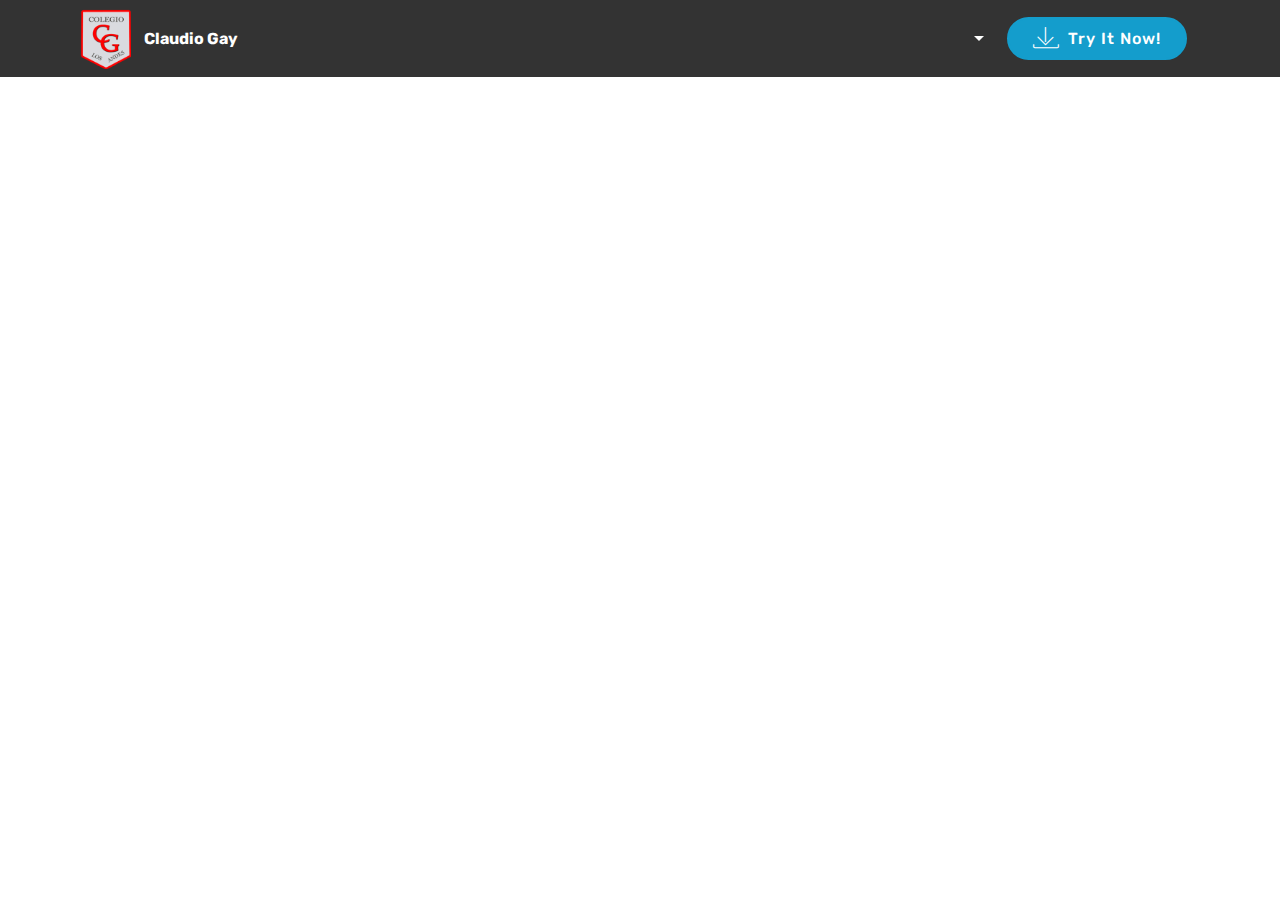
<file: page3.html>
<!DOCTYPE html>
<html >
<head>
  <!-- Site made with Mobirise Website Builder v4.7.6, https://mobirise.com -->
  <meta charset="UTF-8">
  <meta http-equiv="X-UA-Compatible" content="IE=edge">
  <meta name="generator" content="Mobirise v4.7.6, mobirise.com">
  <meta name="viewport" content="width=device-width, initial-scale=1, minimum-scale=1">
  <link rel="shortcut icon" href="assets/images/logo-cg-122x118.png" type="image/x-icon">
  <meta name="description" content="Web Page Creator Description">
  <title>Mision y Vision</title>
  <link rel="stylesheet" href="assets/web/assets/mobirise-icons/mobirise-icons.css">
  <link rel="stylesheet" href="assets/tether/tether.min.css">
  <link rel="stylesheet" href="assets/bootstrap/css/bootstrap.min.css">
  <link rel="stylesheet" href="assets/bootstrap/css/bootstrap-grid.min.css">
  <link rel="stylesheet" href="assets/bootstrap/css/bootstrap-reboot.min.css">
  <link rel="stylesheet" href="assets/dropdown/css/style.css">
  <link rel="stylesheet" href="assets/theme/css/style.css">
  <link rel="stylesheet" href="assets/mobirise/css/mbr-additional.css" type="text/css">
  
  
  
</head>
<body>
  <section class="menu cid-qT6cPkuYx9" once="menu" id="menu1-i">

    

    <nav class="navbar navbar-expand beta-menu navbar-dropdown align-items-center navbar-fixed-top navbar-toggleable-sm">
        <button class="navbar-toggler navbar-toggler-right" type="button" data-toggle="collapse" data-target="#navbarSupportedContent" aria-controls="navbarSupportedContent" aria-expanded="false" aria-label="Toggle navigation">
            <div class="hamburger">
                <span></span>
                <span></span>
                <span></span>
                <span></span>
            </div>
        </button>
        <div class="menu-logo">
            <div class="navbar-brand">
                <span class="navbar-logo">
                    <a href="https://mobirise.com">
                         <img src="assets/images/logo-cg-122x118.png" alt="Mobirise" title="" style="height: 3.8rem;">
                    </a>
                </span>
                <span class="navbar-caption-wrap"><a class="navbar-caption text-white display-4" href="https://mobirise.com">Claudio Gay</a></span>
            </div>
        </div>
        <div class="collapse navbar-collapse" id="navbarSupportedContent">
            <ul class="navbar-nav nav-dropdown" data-app-modern-menu="true"><li class="nav-item dropdown open"><a class="nav-link link text-white dropdown-toggle display-4" href="https://mobirise.com" data-toggle="dropdown-submenu" aria-expanded="true">
                        </a><div class="dropdown-menu"><a class="text-white dropdown-item display-4" href="https://mobirise.com">New Item</a></div></li></ul>
            <div class="navbar-buttons mbr-section-btn">
                <a class="btn btn-sm btn-primary display-4" href="https://mobirise.com">
                    <span class="mbri-save mbr-iconfont mbr-iconfont-btn "></span>
                    Try It Now!
                </a>
            </div>
        </div>
    </nav>
</section>

<section class="engine"><a href="https://mobirise.me/p">website templates free download</a></section><section class="menu cid-qTDDGmtNF8" once="menu" id="menu1-j">

    

    <nav class="navbar navbar-expand beta-menu navbar-dropdown align-items-center navbar-fixed-top navbar-toggleable-sm">
        <button class="navbar-toggler navbar-toggler-right" type="button" data-toggle="collapse" data-target="#navbarSupportedContent" aria-controls="navbarSupportedContent" aria-expanded="false" aria-label="Toggle navigation">
            <div class="hamburger">
                <span></span>
                <span></span>
                <span></span>
                <span></span>
            </div>
        </button>
        <div class="menu-logo">
            <div class="navbar-brand">
                <span class="navbar-logo">
                    <a href="https://mobirise.com">
                         <img src="assets/images/logo-cg-122x118.png" alt="Mobirise" title="" style="height: 3.8rem;">
                    </a>
                </span>
                <span class="navbar-caption-wrap"><a class="navbar-caption text-white display-4" href="https://mobirise.com">Claudio Gay</a></span>
            </div>
        </div>
        <div class="collapse navbar-collapse" id="navbarSupportedContent">
            <ul class="navbar-nav nav-dropdown" data-app-modern-menu="true"><li class="nav-item dropdown open"><a class="nav-link link text-white dropdown-toggle display-4" href="https://mobirise.com" data-toggle="dropdown-submenu" aria-expanded="true">
                        </a><div class="dropdown-menu"><a class="text-white dropdown-item display-4" href="https://mobirise.com">New Item</a></div></li></ul>
            <div class="navbar-buttons mbr-section-btn">
                <a class="btn btn-sm btn-primary display-4" href="https://mobirise.com">
                    <span class="mbri-save mbr-iconfont mbr-iconfont-btn "></span>
                    Try It Now!
                </a>
            </div>
        </div>
    </nav>
</section>


  <script src="assets/web/assets/jquery/jquery.min.js"></script>
  <script src="assets/popper/popper.min.js"></script>
  <script src="assets/tether/tether.min.js"></script>
  <script src="assets/bootstrap/js/bootstrap.min.js"></script>
  <script src="assets/smoothscroll/smooth-scroll.js"></script>
  <script src="assets/dropdown/js/script.min.js"></script>
  <script src="assets/touchswipe/jquery.touch-swipe.min.js"></script>
  <script src="assets/theme/js/script.js"></script>
  
  
</body>
</html>
</file>
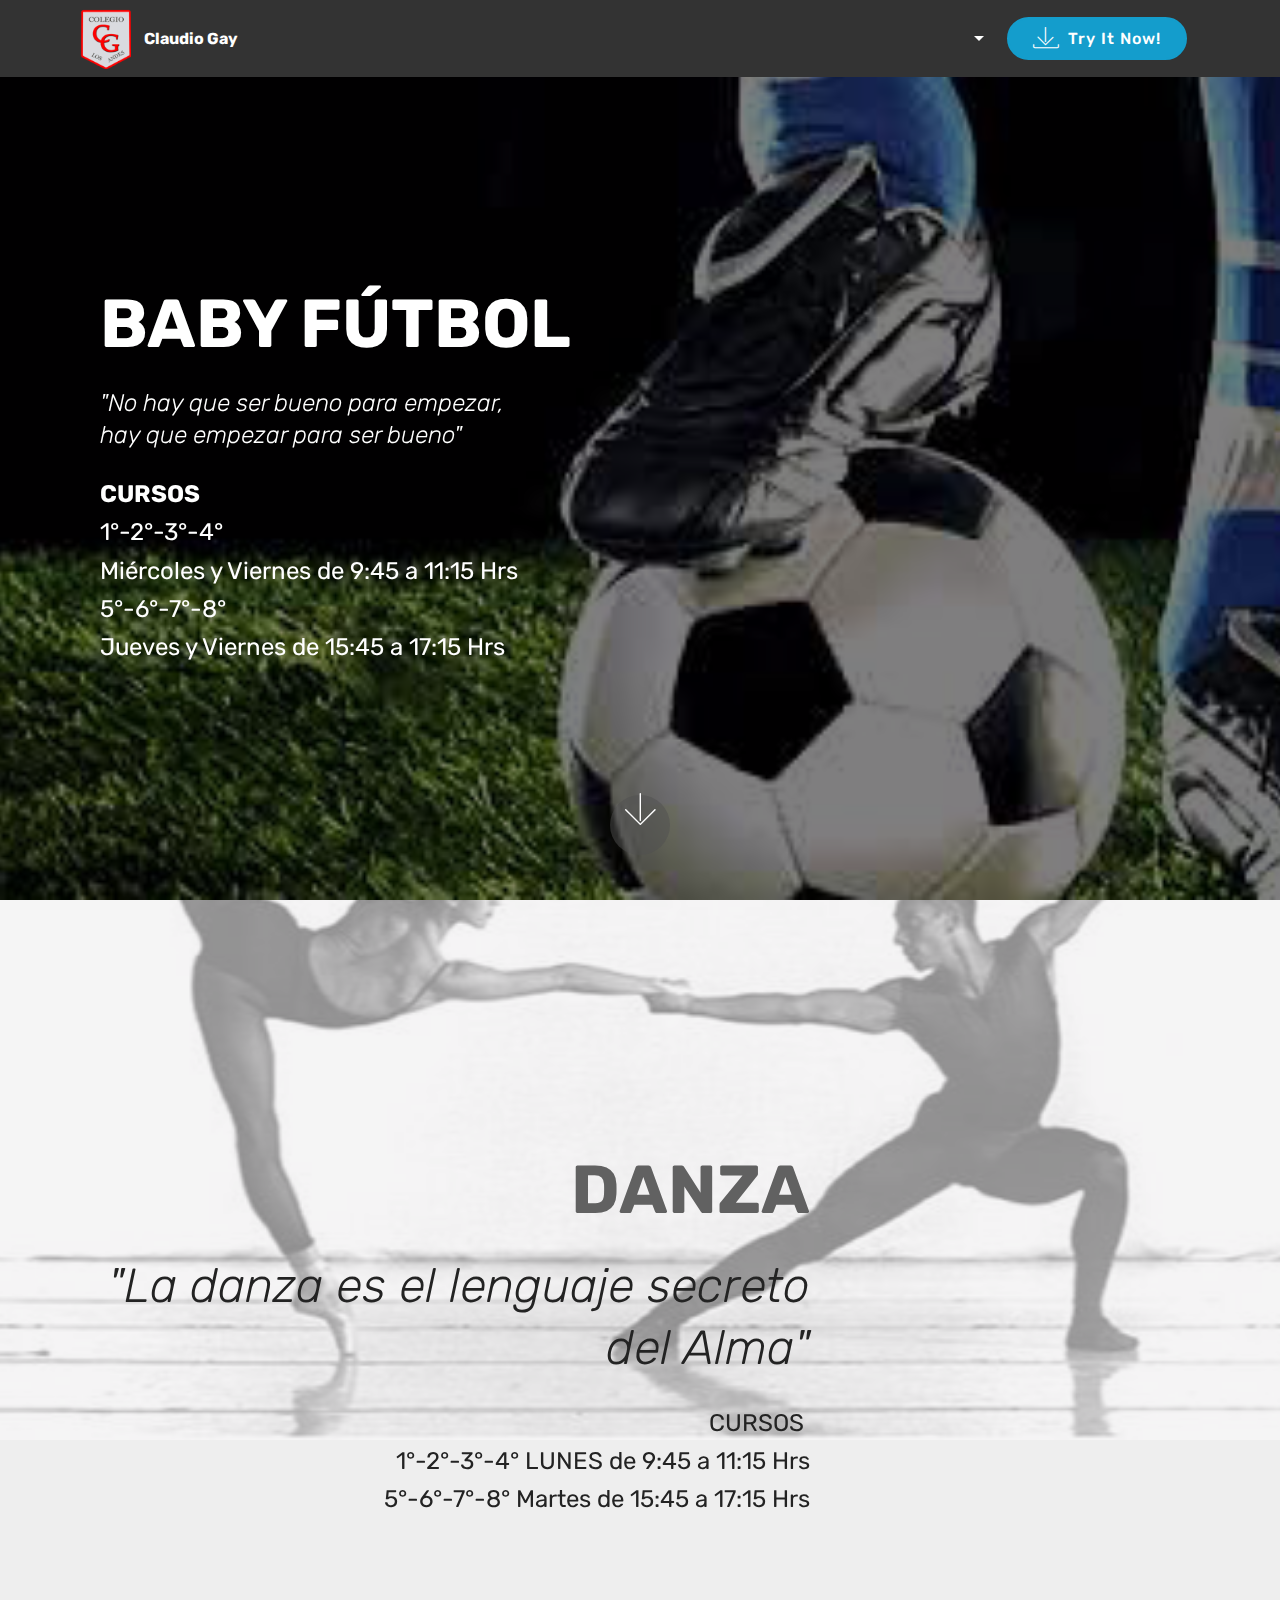
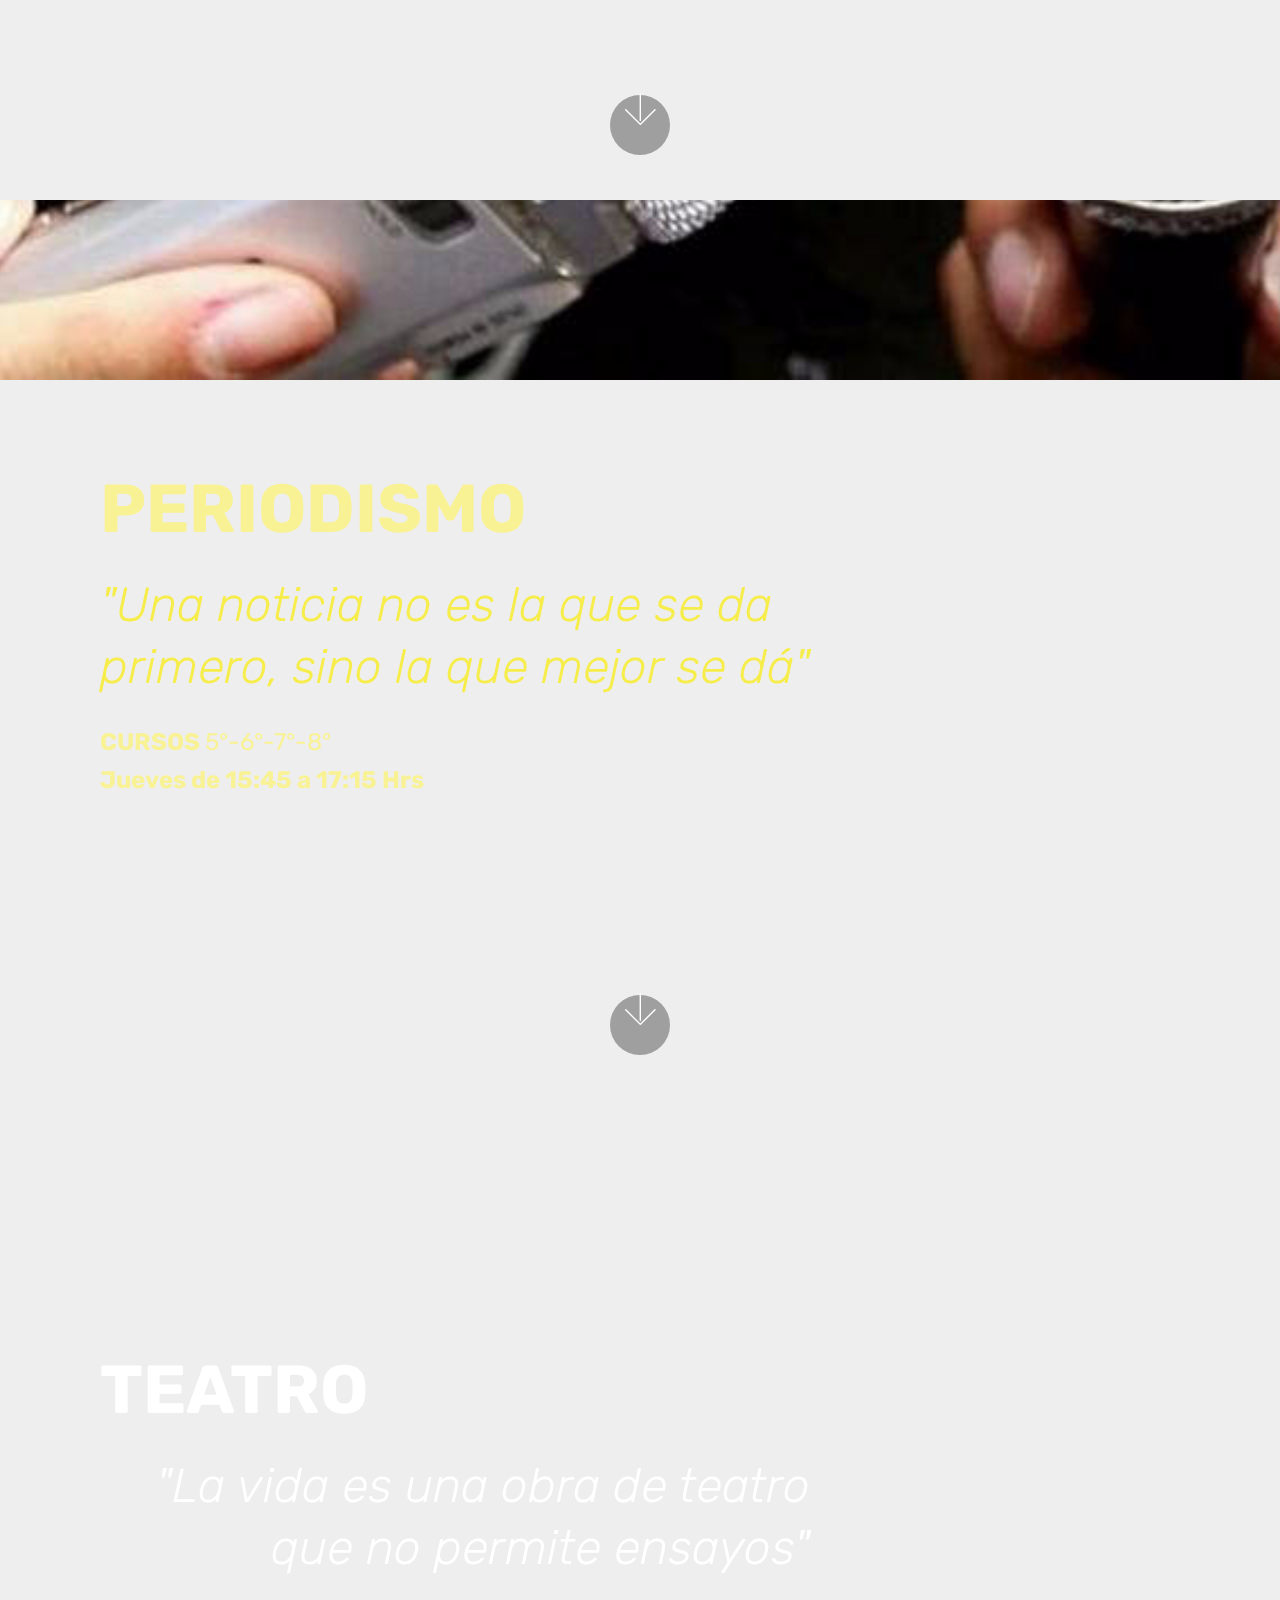
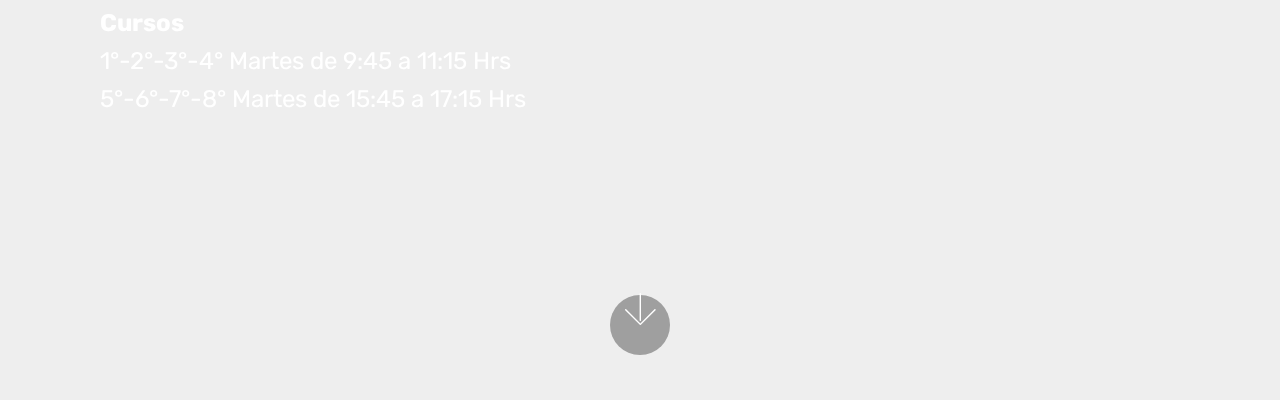
<file: page4.html>
<!DOCTYPE html>
<html >
<head>
  <!-- Site made with Mobirise Website Builder v4.7.6, https://mobirise.com -->
  <meta charset="UTF-8">
  <meta http-equiv="X-UA-Compatible" content="IE=edge">
  <meta name="generator" content="Mobirise v4.7.6, mobirise.com">
  <meta name="viewport" content="width=device-width, initial-scale=1, minimum-scale=1">
  <link rel="shortcut icon" href="assets/images/logo-cg-122x118.png" type="image/x-icon">
  <meta name="description" content="Web Page Builder Description">
  <title>talleres</title>
  <link rel="stylesheet" href="assets/web/assets/mobirise-icons/mobirise-icons.css">
  <link rel="stylesheet" href="assets/tether/tether.min.css">
  <link rel="stylesheet" href="assets/bootstrap/css/bootstrap.min.css">
  <link rel="stylesheet" href="assets/bootstrap/css/bootstrap-grid.min.css">
  <link rel="stylesheet" href="assets/bootstrap/css/bootstrap-reboot.min.css">
  <link rel="stylesheet" href="assets/dropdown/css/style.css">
  <link rel="stylesheet" href="assets/theme/css/style.css">
  <link rel="stylesheet" href="assets/mobirise/css/mbr-additional.css" type="text/css">
  
  
  
</head>
<body>
  <section class="menu cid-qT6cPkuYx9" once="menu" id="menu1-k">

    

    <nav class="navbar navbar-expand beta-menu navbar-dropdown align-items-center navbar-fixed-top navbar-toggleable-sm">
        <button class="navbar-toggler navbar-toggler-right" type="button" data-toggle="collapse" data-target="#navbarSupportedContent" aria-controls="navbarSupportedContent" aria-expanded="false" aria-label="Toggle navigation">
            <div class="hamburger">
                <span></span>
                <span></span>
                <span></span>
                <span></span>
            </div>
        </button>
        <div class="menu-logo">
            <div class="navbar-brand">
                <span class="navbar-logo">
                    <a href="https://mobirise.com">
                         <img src="assets/images/logo-cg-122x118.png" alt="Mobirise" title="" style="height: 3.8rem;">
                    </a>
                </span>
                <span class="navbar-caption-wrap"><a class="navbar-caption text-white display-4" href="https://mobirise.com">Claudio Gay</a></span>
            </div>
        </div>
        <div class="collapse navbar-collapse" id="navbarSupportedContent">
            <ul class="navbar-nav nav-dropdown" data-app-modern-menu="true"><li class="nav-item dropdown open"><a class="nav-link link text-white dropdown-toggle display-4" href="https://mobirise.com" data-toggle="dropdown-submenu" aria-expanded="true">
                        </a><div class="dropdown-menu"><a class="text-white dropdown-item display-4" href="https://mobirise.com">New Item</a></div></li></ul>
            <div class="navbar-buttons mbr-section-btn">
                <a class="btn btn-sm btn-primary display-4" href="https://mobirise.com">
                    <span class="mbri-save mbr-iconfont mbr-iconfont-btn "></span>
                    Try It Now!
                </a>
            </div>
        </div>
    </nav>
</section>

<section class="engine"><a href="https://mobirise.me/y">html web templates</a></section><section class="menu cid-qTDDGmtNF8" once="menu" id="menu1-l">

    

    <nav class="navbar navbar-expand beta-menu navbar-dropdown align-items-center navbar-fixed-top navbar-toggleable-sm">
        <button class="navbar-toggler navbar-toggler-right" type="button" data-toggle="collapse" data-target="#navbarSupportedContent" aria-controls="navbarSupportedContent" aria-expanded="false" aria-label="Toggle navigation">
            <div class="hamburger">
                <span></span>
                <span></span>
                <span></span>
                <span></span>
            </div>
        </button>
        <div class="menu-logo">
            <div class="navbar-brand">
                <span class="navbar-logo">
                    <a href="https://mobirise.com">
                         <img src="assets/images/logo-cg-122x118.png" alt="Mobirise" title="" style="height: 3.8rem;">
                    </a>
                </span>
                <span class="navbar-caption-wrap"><a class="navbar-caption text-white display-4" href="https://mobirise.com">Claudio Gay</a></span>
            </div>
        </div>
        <div class="collapse navbar-collapse" id="navbarSupportedContent">
            <ul class="navbar-nav nav-dropdown" data-app-modern-menu="true"><li class="nav-item dropdown open"><a class="nav-link link text-white dropdown-toggle display-4" href="https://mobirise.com" data-toggle="dropdown-submenu" aria-expanded="true">
                        </a><div class="dropdown-menu"><a class="text-white dropdown-item display-4" href="https://mobirise.com">New Item</a></div></li></ul>
            <div class="navbar-buttons mbr-section-btn">
                <a class="btn btn-sm btn-primary display-4" href="https://mobirise.com">
                    <span class="mbri-save mbr-iconfont mbr-iconfont-btn "></span>
                    Try It Now!
                </a>
            </div>
        </div>
    </nav>
</section>

<section class="header9 cid-qUi1DsfchY mbr-fullscreen mbr-parallax-background" id="header9-p">

    

    <div class="mbr-overlay" style="opacity: 0.5; background-color: rgb(0, 0, 0);">
    </div>

    <div class="container">
        <div class="media-container-column mbr-white col-md-8">
            <h1 class="mbr-section-title align-left mbr-bold pb-3 mbr-fonts-style display-1">
                <br>BABY FÚTBOL</h1>
            <h3 class="mbr-section-subtitle align-left mbr-light pb-3 mbr-fonts-style display-5">"No hay que ser bueno para empezar, <br>hay que empezar para ser bueno"</h3>
            <p class="mbr-text align-left pb-3 mbr-fonts-style display-5"><strong>CURSOS&nbsp;</strong><br>1°-2°-3°-4°<br>Miércoles y Viernes de 9:45 a 11:15 Hrs<br>5°-6°-7°-8°<br>Jueves y Viernes de 15:45 a 17:15 Hrs</p>
            
        </div>
    </div>

    <div class="mbr-arrow hidden-sm-down" aria-hidden="true">
        <a href="#next">
            <i class="mbri-down mbr-iconfont"></i>
        </a>
    </div>
</section>

<section class="header9 cid-qUi1JaIUis mbr-fullscreen mbr-parallax-background" id="header9-r">

    

    <div class="mbr-overlay" style="opacity: 0.6; background-color: rgb(239, 239, 239);">
    </div>

    <div class="container">
        <div class="media-container-column mbr-white col-md-8">
            <h1 class="mbr-section-title align-left mbr-bold pb-3 mbr-fonts-style display-1">
                DANZA</h1>
            <h3 class="mbr-section-subtitle align-left mbr-light pb-3 mbr-fonts-style display-2">
                "La danza es el lenguaje secreto del Alma"</h3>
            <p class="mbr-text align-left pb-3 mbr-fonts-style display-5">
                CURSOS&nbsp;<br>1°-2°-3°-4° LUNES de 9:45 a 11:15 Hrs<br>5°-6°-7°-8° Martes de 15:45 a 17:15 Hrs</p>
            
        </div>
    </div>

    <div class="mbr-arrow hidden-sm-down" aria-hidden="true">
        <a href="#next">
            <i class="mbri-down mbr-iconfont"></i>
        </a>
    </div>
</section>

<section class="header9 cid-qUi1D6WeiM mbr-fullscreen mbr-parallax-background" id="header9-o">

    

    

    <div class="container">
        <div class="media-container-column mbr-white col-md-8">
            <h1 class="mbr-section-title align-left mbr-bold pb-3 mbr-fonts-style display-1">PERIODISMO</h1>
            <h3 class="mbr-section-subtitle align-left mbr-light pb-3 mbr-fonts-style display-2">
                "Una noticia no es la que se da primero, sino la que mejor se dá"</h3>
            <p class="mbr-text align-left pb-3 mbr-fonts-style display-5"><strong>
                CURSOS&nbsp;</strong>5°-6°-7°-8°&nbsp;<br><strong>Jueves de 15:45 a 17:15 Hrs</strong></p>
            
        </div>
    </div>

    <div class="mbr-arrow hidden-sm-down" aria-hidden="true">
        <a href="#next">
            <i class="mbri-down mbr-iconfont"></i>
        </a>
    </div>
</section>

<section class="header9 cid-qUi1IhMhsG mbr-fullscreen mbr-parallax-background" id="header9-q">

    

    

    <div class="container">
        <div class="media-container-column mbr-white col-md-8">
            <h1 class="mbr-section-title align-left mbr-bold pb-3 mbr-fonts-style display-1">
                TEATRO</h1>
            <h3 class="mbr-section-subtitle align-left mbr-light pb-3 mbr-fonts-style display-2">
                "La vida es una obra de teatro que no permite ensayos"</h3>
            <p class="mbr-text align-left pb-3 mbr-fonts-style display-5"><strong>
                Cursos</strong><br>1°-2°-3°-4° Martes de 9:45 a 11:15 Hrs<br>5°-6°-7°-8° Martes de 15:45 a 17:15 Hrs</p>
            
        </div>
    </div>

    <div class="mbr-arrow hidden-sm-down" aria-hidden="true">
        <a href="#next">
            <i class="mbri-down mbr-iconfont"></i>
        </a>
    </div>
</section>


  <script src="assets/web/assets/jquery/jquery.min.js"></script>
  <script src="assets/popper/popper.min.js"></script>
  <script src="assets/tether/tether.min.js"></script>
  <script src="assets/bootstrap/js/bootstrap.min.js"></script>
  <script src="assets/smoothscroll/smooth-scroll.js"></script>
  <script src="assets/dropdown/js/script.min.js"></script>
  <script src="assets/touchswipe/jquery.touch-swipe.min.js"></script>
  <script src="assets/parallax/jarallax.min.js"></script>
  <script src="assets/theme/js/script.js"></script>
  
  
</body>
</html>
</file>
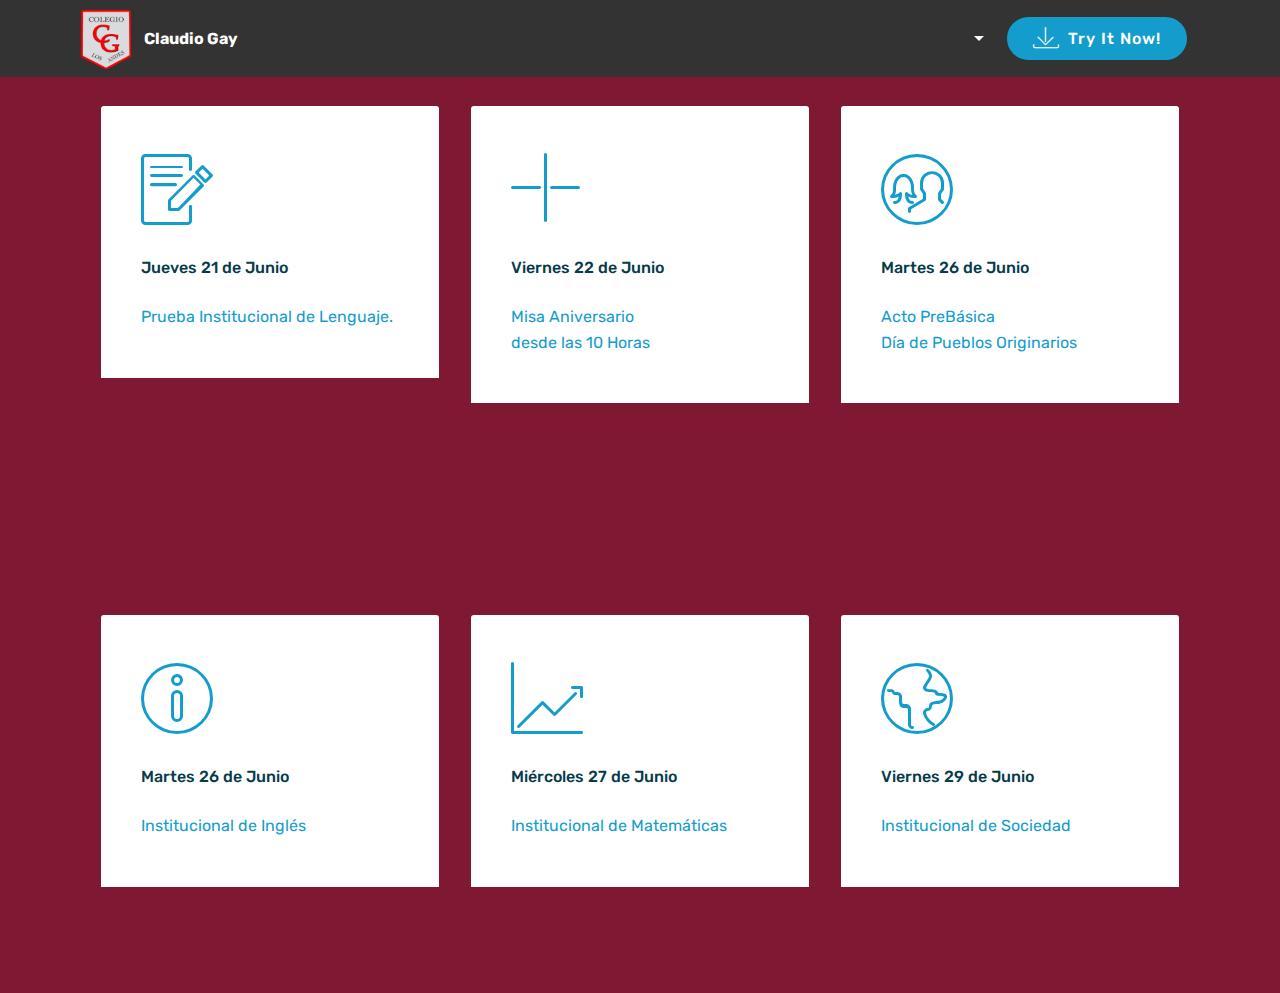
<file: page5.html>
<!DOCTYPE html>
<html >
<head>
  <!-- Site made with Mobirise Website Builder v4.7.6, https://mobirise.com -->
  <meta charset="UTF-8">
  <meta http-equiv="X-UA-Compatible" content="IE=edge">
  <meta name="generator" content="Mobirise v4.7.6, mobirise.com">
  <meta name="viewport" content="width=device-width, initial-scale=1, minimum-scale=1">
  <link rel="shortcut icon" href="assets/images/logo-cg-122x118.png" type="image/x-icon">
  <meta name="description" content="Site Builder Description">
  <title>Calendario</title>
  <link rel="stylesheet" href="assets/web/assets/mobirise-icons/mobirise-icons.css">
  <link rel="stylesheet" href="assets/tether/tether.min.css">
  <link rel="stylesheet" href="assets/bootstrap/css/bootstrap.min.css">
  <link rel="stylesheet" href="assets/bootstrap/css/bootstrap-grid.min.css">
  <link rel="stylesheet" href="assets/bootstrap/css/bootstrap-reboot.min.css">
  <link rel="stylesheet" href="assets/dropdown/css/style.css">
  <link rel="stylesheet" href="assets/theme/css/style.css">
  <link rel="stylesheet" href="assets/mobirise/css/mbr-additional.css" type="text/css">
  
  
  
</head>
<body>
  <section class="menu cid-qT6cPkuYx9" once="menu" id="menu1-s">

    

    <nav class="navbar navbar-expand beta-menu navbar-dropdown align-items-center navbar-fixed-top navbar-toggleable-sm">
        <button class="navbar-toggler navbar-toggler-right" type="button" data-toggle="collapse" data-target="#navbarSupportedContent" aria-controls="navbarSupportedContent" aria-expanded="false" aria-label="Toggle navigation">
            <div class="hamburger">
                <span></span>
                <span></span>
                <span></span>
                <span></span>
            </div>
        </button>
        <div class="menu-logo">
            <div class="navbar-brand">
                <span class="navbar-logo">
                    <a href="https://mobirise.com">
                         <img src="assets/images/logo-cg-122x118.png" alt="Mobirise" title="" style="height: 3.8rem;">
                    </a>
                </span>
                <span class="navbar-caption-wrap"><a class="navbar-caption text-white display-4" href="https://mobirise.com">Claudio Gay</a></span>
            </div>
        </div>
        <div class="collapse navbar-collapse" id="navbarSupportedContent">
            <ul class="navbar-nav nav-dropdown" data-app-modern-menu="true"><li class="nav-item dropdown open"><a class="nav-link link text-white dropdown-toggle display-4" href="https://mobirise.com" data-toggle="dropdown-submenu" aria-expanded="true">
                        </a><div class="dropdown-menu"><a class="text-white dropdown-item display-4" href="https://mobirise.com">New Item</a></div></li></ul>
            <div class="navbar-buttons mbr-section-btn">
                <a class="btn btn-sm btn-primary display-4" href="https://mobirise.com">
                    <span class="mbri-save mbr-iconfont mbr-iconfont-btn "></span>
                    Try It Now!
                </a>
            </div>
        </div>
    </nav>
</section>

<section class="engine"><a href="https://mobirise.me/r">free bootstrap templates</a></section><section class="menu cid-qTDDGmtNF8" once="menu" id="menu1-t">

    

    <nav class="navbar navbar-expand beta-menu navbar-dropdown align-items-center navbar-fixed-top navbar-toggleable-sm">
        <button class="navbar-toggler navbar-toggler-right" type="button" data-toggle="collapse" data-target="#navbarSupportedContent" aria-controls="navbarSupportedContent" aria-expanded="false" aria-label="Toggle navigation">
            <div class="hamburger">
                <span></span>
                <span></span>
                <span></span>
                <span></span>
            </div>
        </button>
        <div class="menu-logo">
            <div class="navbar-brand">
                <span class="navbar-logo">
                    <a href="https://mobirise.com">
                         <img src="assets/images/logo-cg-122x118.png" alt="Mobirise" title="" style="height: 3.8rem;">
                    </a>
                </span>
                <span class="navbar-caption-wrap"><a class="navbar-caption text-white display-4" href="https://mobirise.com">Claudio Gay</a></span>
            </div>
        </div>
        <div class="collapse navbar-collapse" id="navbarSupportedContent">
            <ul class="navbar-nav nav-dropdown" data-app-modern-menu="true"><li class="nav-item dropdown open"><a class="nav-link link text-white dropdown-toggle display-4" href="https://mobirise.com" data-toggle="dropdown-submenu" aria-expanded="true">
                        </a><div class="dropdown-menu"><a class="text-white dropdown-item display-4" href="https://mobirise.com">New Item</a></div></li></ul>
            <div class="navbar-buttons mbr-section-btn">
                <a class="btn btn-sm btn-primary display-4" href="https://mobirise.com">
                    <span class="mbri-save mbr-iconfont mbr-iconfont-btn "></span>
                    Try It Now!
                </a>
            </div>
        </div>
    </nav>
</section>

<section class="features6 cid-qUi82opi2F" id="features6-u">
    
    

    
    <div class="container">
        <div class="media-container-row">

            <div class="card p-3 col-12 col-md-6 col-lg-4">
                <div class="card-img pb-3">
                    <span class="mbr-iconfont mbri-edit" style="color: rgb(20, 157, 204);"></span>
                </div>
                <div class="card-box">
                    <h4 class="card-title py-3 mbr-fonts-style display-7">
                        Jueves 21 de Junio &nbsp;</h4>
                    <p class="mbr-text mbr-fonts-style display-7">
                       Prueba Institucional de Lenguaje.
                    </p>
                </div>
            </div>

            <div class="card p-3 col-12 col-md-6 col-lg-4">
                <div class="card-img pb-3">
                    <span class="mbr-iconfont mbri-plus" style="color: rgb(20, 157, 204);"></span>
                </div>
                <div class="card-box">
                    <h4 class="card-title py-3 mbr-fonts-style display-7">
                        Viernes 22 de Junio&nbsp;</h4>
                    <p class="mbr-text mbr-fonts-style display-7">
                       Misa Aniversario&nbsp;<br>desde las 10 Horas&nbsp;</p>
                </div>
            </div>

            <div class="card p-3 col-12 col-md-6 col-lg-4">
                <div class="card-img pb-3">
                    <span class="mbr-iconfont mbri-users" style="color: rgb(20, 157, 204);"></span>
                </div>
                <div class="card-box">
                    <h4 class="card-title py-3 mbr-fonts-style display-7">
                        Martes 26 de Junio&nbsp;</h4>
                    <p class="mbr-text mbr-fonts-style display-7">
                       Acto PreBásica<br>Día de Pueblos Originarios</p>
                </div>
            </div>

            

        </div>

    </div>

</section>

<section class="features6 cid-qUi8SM1keB" id="features6-v">
    
    

    
    <div class="container">
        <div class="media-container-row">

            <div class="card p-3 col-12 col-md-6 col-lg-4">
                <div class="card-img pb-3">
                    <span class="mbr-iconfont mbri-info" style="color: rgb(20, 157, 204);"></span>
                </div>
                <div class="card-box">
                    <h4 class="card-title py-3 mbr-fonts-style display-7">Martes 26 de Junio&nbsp;</h4>
                    <p class="mbr-text mbr-fonts-style display-7">
                       Institucional de Inglés</p>
                </div>
            </div>

            <div class="card p-3 col-12 col-md-6 col-lg-4">
                <div class="card-img pb-3">
                    <span class="mbr-iconfont mbri-growing-chart" style="color: rgb(20, 157, 204);"></span>
                </div>
                <div class="card-box">
                    <h4 class="card-title py-3 mbr-fonts-style display-7">
                        Miércoles 27 de Junio</h4>
                    <p class="mbr-text mbr-fonts-style display-7">
                       Institucional de Matemáticas</p>
                </div>
            </div>

            <div class="card p-3 col-12 col-md-6 col-lg-4">
                <div class="card-img pb-3">
                    <span class="mbr-iconfont mbri-globe" style="color: rgb(20, 157, 204);"></span>
                </div>
                <div class="card-box">
                    <h4 class="card-title py-3 mbr-fonts-style display-7">
                        Viernes 29 de Junio&nbsp;</h4>
                    <p class="mbr-text mbr-fonts-style display-7">
                       Institucional de Sociedad</p>
                </div>
            </div>

            

        </div>

    </div>

</section>


  <script src="assets/web/assets/jquery/jquery.min.js"></script>
  <script src="assets/popper/popper.min.js"></script>
  <script src="assets/tether/tether.min.js"></script>
  <script src="assets/bootstrap/js/bootstrap.min.js"></script>
  <script src="assets/smoothscroll/smooth-scroll.js"></script>
  <script src="assets/dropdown/js/script.min.js"></script>
  <script src="assets/touchswipe/jquery.touch-swipe.min.js"></script>
  <script src="assets/theme/js/script.js"></script>
  
  
</body>
</html>
</file>
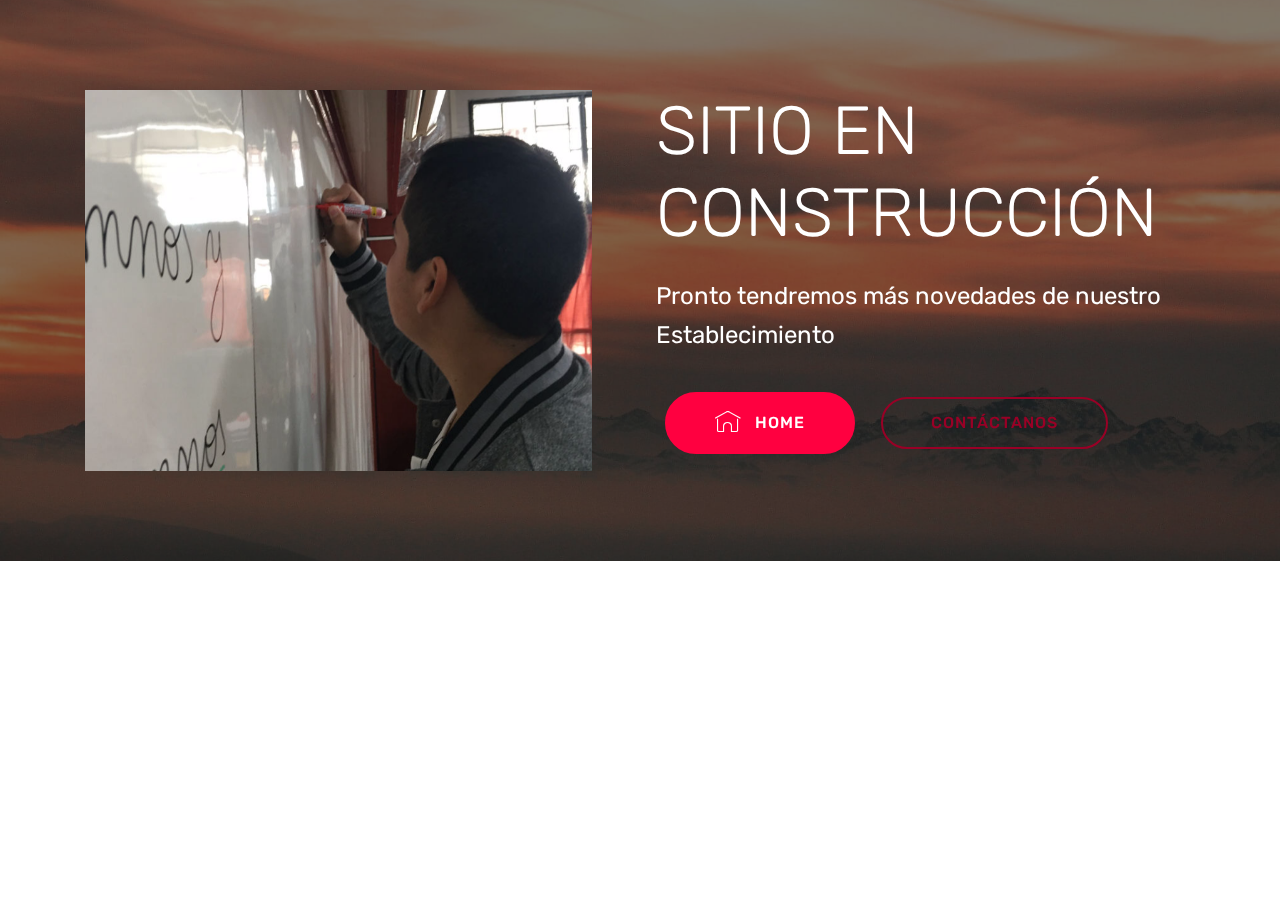
<file: page6.html>
<!DOCTYPE html>
<html >
<head>
  <!-- Site made with Mobirise Website Builder v4.7.6, https://mobirise.com -->
  <meta charset="UTF-8">
  <meta http-equiv="X-UA-Compatible" content="IE=edge">
  <meta name="generator" content="Mobirise v4.7.6, mobirise.com">
  <meta name="viewport" content="width=device-width, initial-scale=1, minimum-scale=1">
  <link rel="shortcut icon" href="assets/images/logo-cg-122x118.png" type="image/x-icon">
  <meta name="description" content="Web Page Creator Description">
  <title>Construccion</title>
  <link rel="stylesheet" href="assets/web/assets/mobirise-icons/mobirise-icons.css">
  <link rel="stylesheet" href="assets/tether/tether.min.css">
  <link rel="stylesheet" href="assets/bootstrap/css/bootstrap.min.css">
  <link rel="stylesheet" href="assets/bootstrap/css/bootstrap-grid.min.css">
  <link rel="stylesheet" href="assets/bootstrap/css/bootstrap-reboot.min.css">
  <link rel="stylesheet" href="assets/theme/css/style.css">
  <link rel="stylesheet" href="assets/mobirise/css/mbr-additional.css" type="text/css">
  
  
  
</head>
<body>
  <section class="header3 cid-qUoriVKGMC mbr-parallax-background" id="header3-1c">

    

    <div class="mbr-overlay" style="opacity: 0.5; background-color: rgb(0, 0, 0);">
    </div>

    <div class="container">
        <div class="media-container-row">
            <div class="mbr-figure" style="width: 100%;">
                <img src="assets/images/construccion-1014x761.jpg" alt="Mobirise" title="">
            </div>

            <div class="media-content">
                <h1 class="mbr-section-title mbr-white pb-3 mbr-fonts-style display-1">
                    SITIO EN CONSTRUCCIÓN</h1>
                
                <div class="mbr-section-text mbr-white pb-3 ">
                    <p class="mbr-text mbr-fonts-style display-5">Pronto tendremos más novedades de nuestro Establecimiento</p>
                </div>
                <div class="mbr-section-btn"><a class="btn btn-md btn-secondary display-4" href="index.html"><span class="mbri-home mbr-iconfont mbr-iconfont-btn"></span>HOME</a>
                    <a class="btn btn-md btn-secondary-outline display-4" href="page8.html">CONTÁCTANOS</a></div>
            </div>
        </div>
    </div>

</section>


  <section class="engine"><a href="https://mobirise.me/g">how to build a site for free</a></section><script src="assets/web/assets/jquery/jquery.min.js"></script>
  <script src="assets/popper/popper.min.js"></script>
  <script src="assets/tether/tether.min.js"></script>
  <script src="assets/bootstrap/js/bootstrap.min.js"></script>
  <script src="assets/smoothscroll/smooth-scroll.js"></script>
  <script src="assets/parallax/jarallax.min.js"></script>
  <script src="assets/theme/js/script.js"></script>
  
  
</body>
</html>
</file>
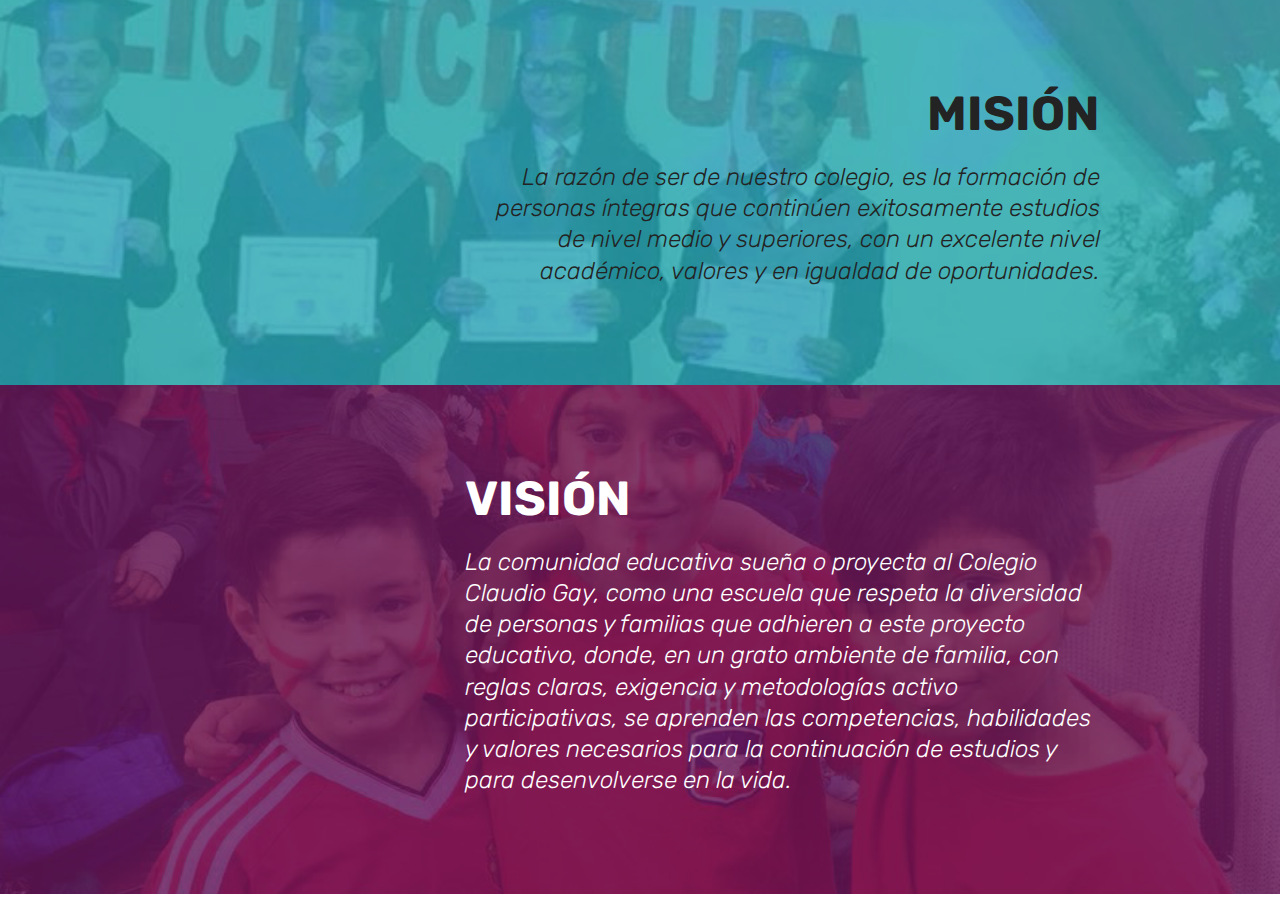
<file: page7.html>
<!DOCTYPE html>
<html >
<head>
  <!-- Site made with Mobirise Website Builder v4.7.6, https://mobirise.com -->
  <meta charset="UTF-8">
  <meta http-equiv="X-UA-Compatible" content="IE=edge">
  <meta name="generator" content="Mobirise v4.7.6, mobirise.com">
  <meta name="viewport" content="width=device-width, initial-scale=1, minimum-scale=1">
  <link rel="shortcut icon" href="assets/images/logo-cg-122x118.png" type="image/x-icon">
  <meta name="description" content="Site Builder Description">
  <title>mision y vision</title>
  <link rel="stylesheet" href="assets/web/assets/mobirise-icons/mobirise-icons.css">
  <link rel="stylesheet" href="assets/tether/tether.min.css">
  <link rel="stylesheet" href="assets/bootstrap/css/bootstrap.min.css">
  <link rel="stylesheet" href="assets/bootstrap/css/bootstrap-grid.min.css">
  <link rel="stylesheet" href="assets/bootstrap/css/bootstrap-reboot.min.css">
  <link rel="stylesheet" href="assets/theme/css/style.css">
  <link rel="stylesheet" href="assets/mobirise/css/mbr-additional.css" type="text/css">
  
  
  
</head>
<body>
  <section class="mbr-section info2 cid-qUocqNvSuF" id="info2-18">

    

    <div class="mbr-overlay" style="opacity: 0.8; background-color: rgb(37, 170, 178);">
    </div>

    <div class="container">
        <div class="row main justify-content-center">
            <div class="media-container-column col-12 col-lg-3 col-md-4">
                
            </div>
            <div class="media-container-column title col-12 col-lg-7 col-md-6">
                <h2 class="align-right mbr-bold mbr-white pb-3 mbr-fonts-style display-2">
                    MISIÓN</h2>
                <h3 class="mbr-section-subtitle align-right mbr-light mbr-white mbr-fonts-style display-5"><em>La razón de ser de nuestro colegio, es la formación de personas íntegras que continúen exitosamente estudios de nivel medio y superiores, con un excelente nivel académico, valores y en igualdad de oportunidades.</em></h3>
            </div>
        </div>
    </div>
</section>

<section class="engine"><a href="https://mobirise.me/h">create a web page for free</a></section><section class="mbr-section info2 cid-qUod2zCodq" id="info2-19">

    

    <div class="mbr-overlay" style="opacity: 0.8; background-color: rgb(98, 18, 85);">
    </div>

    <div class="container">
        <div class="row main justify-content-center">
            <div class="media-container-column col-12 col-lg-3 col-md-4">
                
            </div>
            <div class="media-container-column title col-12 col-lg-7 col-md-6">
                <h2 class="align-right mbr-bold mbr-white pb-3 mbr-fonts-style display-2">
                    VISIÓN</h2>
                <h3 class="mbr-section-subtitle align-right mbr-light mbr-white mbr-fonts-style display-5"><em>
                    La comunidad educativa sueña o proyecta al Colegio Claudio Gay, como una escuela que respeta la diversidad de personas y familias que adhieren a este proyecto educativo, donde, en un grato ambiente de familia, con reglas claras, exigencia y metodologías activo participativas, se aprenden las competencias, habilidades y valores necesarios para la continuación de estudios y para desenvolverse en la vida.
                </em></h3>
            </div>
        </div>
    </div>
</section>


  <script src="assets/web/assets/jquery/jquery.min.js"></script>
  <script src="assets/popper/popper.min.js"></script>
  <script src="assets/tether/tether.min.js"></script>
  <script src="assets/bootstrap/js/bootstrap.min.js"></script>
  <script src="assets/smoothscroll/smooth-scroll.js"></script>
  <script src="assets/theme/js/script.js"></script>
  
  
</body>
</html>
</file>
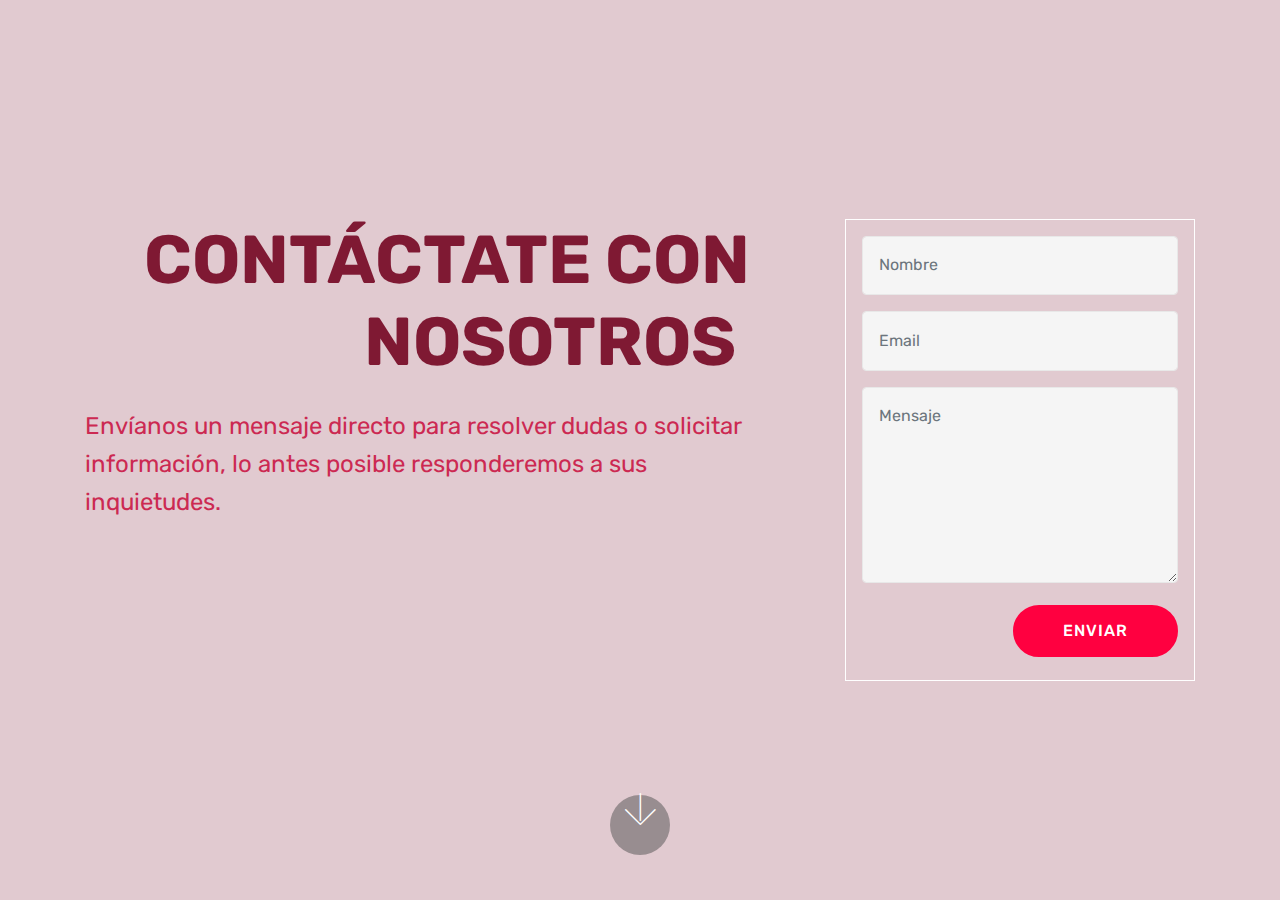
<file: page8.html>
<!DOCTYPE html>
<html >
<head>
  <!-- Site made with Mobirise Website Builder v4.7.6, https://mobirise.com -->
  <meta charset="UTF-8">
  <meta http-equiv="X-UA-Compatible" content="IE=edge">
  <meta name="generator" content="Mobirise v4.7.6, mobirise.com">
  <meta name="viewport" content="width=device-width, initial-scale=1, minimum-scale=1">
  <link rel="shortcut icon" href="assets/images/logo-cg-122x118.png" type="image/x-icon">
  <meta name="description" content="Web Builder Description">
  <title>contacto</title>
  <link rel="stylesheet" href="assets/web/assets/mobirise-icons/mobirise-icons.css">
  <link rel="stylesheet" href="assets/tether/tether.min.css">
  <link rel="stylesheet" href="assets/bootstrap/css/bootstrap.min.css">
  <link rel="stylesheet" href="assets/bootstrap/css/bootstrap-grid.min.css">
  <link rel="stylesheet" href="assets/bootstrap/css/bootstrap-reboot.min.css">
  <link rel="stylesheet" href="assets/theme/css/style.css">
  <link rel="stylesheet" href="assets/mobirise/css/mbr-additional.css" type="text/css">
  
  
  
</head>
<body>
  <section class="cid-qUotLbiqeH mbr-fullscreen" id="header15-1d">

    

    

    <div class="container align-right">
<div class="row">
    <div class="mbr-white col-lg-8 col-md-7 content-container">
        <h1 class="mbr-section-title mbr-bold pb-3 mbr-fonts-style display-1">CONTÁCTATE CON NOSOTROS&nbsp;</h1>
        <p class="mbr-text pb-3 mbr-fonts-style display-5">Envíanos un mensaje directo para resolver dudas o solicitar información, lo antes posible responderemos a sus inquietudes. &nbsp;</p>
    </div>
    <div class="col-lg-4 col-md-5">
    <div class="form-container">
        <div class="media-container-column" data-form-type="formoid">
            <div data-form-alert="" hidden="" class="align-center">Tu mensaje ha sido enviado 
Pronto le enviaremos una respuesta 
</div>
            <form class="mbr-form" action="https://mobirise.com/" method="post" data-form-title="Mobirise Form"><input type="hidden" name="email" data-form-email="true" value="WlMwbqRiqmaXnHntP/wbY/v6wexIMciBaBPoOcqHJ8SWjzXzHCGuqnFOdxrWY1hWQYkAYQO+MADuRLt4ZsabIcnIG8LcSSVi8ELlQJYGHoEWEDgdUpWGhvGItrkv+hrM" data-form-field="Email">
                <div data-for="name">
                    <div class="form-group">
                        <input type="text" class="form-control px-3" name="name" data-form-field="Name" placeholder="Nombre" required="" id="name-header15-1d">
                    </div>
                </div>
                <div data-for="email">
                    <div class="form-group">
                        <input type="email" class="form-control px-3" name="email" data-form-field="Email" placeholder="Email" required="" id="email-header15-1d">
                    </div>
                </div>
                
                <div class="form-group" data-for="message">
                    <textarea type="text" class="form-control px-3" name="message" rows="7" placeholder="Mensaje " data-form-field="Message" id="message-header15-1d"></textarea>
                </div>
                <span class="input-group-btn"><button href="" type="submit" class="btn btn-secondary btn-form display-4">ENVIAR</button></span>
            </form>
        </div>
    </div>
    </div>
</div>
    </div>
    <div class="mbr-arrow hidden-sm-down" aria-hidden="true">
        <a href="#next">
            <i class="mbri-down mbr-iconfont"></i>
        </a>
    </div>
</section>


  <section class="engine"><a href="https://mobirise.me/x">free css templates</a></section><script src="assets/web/assets/jquery/jquery.min.js"></script>
  <script src="assets/popper/popper.min.js"></script>
  <script src="assets/tether/tether.min.js"></script>
  <script src="assets/bootstrap/js/bootstrap.min.js"></script>
  <script src="assets/smoothscroll/smooth-scroll.js"></script>
  <script src="assets/theme/js/script.js"></script>
  <script src="assets/formoid/formoid.min.js"></script>
  
  
</body>
</html>
</file>
<file: assets/web/assets/mobirise-icons-bold/mobirise-icons-bold.css>
@font-face {
  font-family: 'mobirise-icons-bold';
  src:  url('mobirise-icons-bold.eot?m1l4yr');
  src:  url('mobirise-icons-bold.eot?m1l4yr#iefix') format('embedded-opentype'),
    url('mobirise-icons-bold.ttf?m1l4yr') format('truetype'),
    url('mobirise-icons-bold.woff?m1l4yr') format('woff'),
    url('mobirise-icons-bold.svg?m1l4yr#mobirise-icons-bold') format('svg');
  font-weight: normal;
  font-style: normal;
}

[class^="mbrib-"], [class*="mbrib-"] {
  /* use !important to prevent issues with browser extensions that change fonts */
  font-family: 'mobirise-icons-bold' !important;
  speak: none;
  font-style: normal;
  font-weight: normal;
  font-variant: normal;
  text-transform: none;
  line-height: 1;

  /* Better Font Rendering =========== */
  -webkit-font-smoothing: antialiased;
  -moz-osx-font-smoothing: grayscale;
}

.mbrib-add-submenu:before {
  content: "\e900";
}
.mbrib-alert:before {
  content: "\e901";
}
.mbrib-align-center:before {
  content: "\e902";
}
.mbrib-align-justify:before {
  content: "\e903";
}
.mbrib-align-left:before {
  content: "\e904";
}
.mbrib-align-right:before {
  content: "\e905";
}
.mbrib-android:before {
  content: "\e906";
}
.mbrib-apple:before {
  content: "\e907";
}
.mbrib-arrow-down:before {
  content: "\e908";
}
.mbrib-arrow-next:before {
  content: "\e909";
}
.mbrib-arrow-prev:before {
  content: "\e90a";
}
.mbrib-arrow-up:before {
  content: "\e90b";
}
.mbrib-bold:before {
  content: "\e90c";
}
.mbrib-bookmark:before {
  content: "\e90d";
}
.mbrib-bootstrap:before {
  content: "\e90e";
}
.mbrib-briefcase:before {
  content: "\e90f";
}
.mbrib-browse:before {
  content: "\e910";
}
.mbrib-bulleted-list:before {
  content: "\e911";
}
.mbrib-calendar:before {
  content: "\e912";
}
.mbrib-camera:before {
  content: "\e913";
}
.mbrib-cart-add:before {
  content: "\e914";
}
.mbrib-cart-full:before {
  content: "\e915";
}
.mbrib-cash:before {
  content: "\e916";
}
.mbrib-change-style:before {
  content: "\e917";
}
.mbrib-chat:before {
  content: "\e918";
}
.mbrib-clock:before {
  content: "\e919";
}
.mbrib-close:before {
  content: "\e91a";
}
.mbrib-cloud:before {
  content: "\e91b";
}
.mbrib-code:before {
  content: "\e91c";
}
.mbrib-contact-form:before {
  content: "\e91d";
}
.mbrib-credit-card:before {
  content: "\e91e";
}
.mbrib-cursor-click:before {
  content: "\e91f";
}
.mbrib-cust-feedback:before {
  content: "\e920";
}
.mbrib-database:before {
  content: "\e921";
}
.mbrib-delivery:before {
  content: "\e922";
}
.mbrib-desktop:before {
  content: "\e923";
}
.mbrib-devices:before {
  content: "\e924";
}
.mbrib-down:before {
  content: "\e925";
}
.mbrib-download:before {
  content: "\e926";
}
.mbrib-drag-n-drop:before {
  content: "\e927";
}
.mbrib-drag-n-drop2:before {
  content: "\e928";
}
.mbrib-edit:before {
  content: "\e929";
}
.mbrib-edit2:before {
  content: "\e92a";
}
.mbrib-error:before {
  content: "\e92b";
}
.mbrib-extension:before {
  content: "\e92c";
}
.mbrib-features:before {
  content: "\e92d";
}
.mbrib-file:before {
  content: "\e92e";
}
.mbrib-flag:before {
  content: "\e92f";
}
.mbrib-folder:before {
  content: "\e930";
}
.mbrib-gift:before {
  content: "\e931";
}
.mbrib-github:before {
  content: "\e932";
}
.mbrib-globe-2:before {
  content: "\e933";
}
.mbrib-globe:before {
  content: "\e934";
}
.mbrib-growing-chart:before {
  content: "\e935";
}
.mbrib-hearth:before {
  content: "\e936";
}
.mbrib-help:before {
  content: "\e937";
}
.mbrib-home:before {
  content: "\e938";
}
.mbrib-hot-cup:before {
  content: "\e939";
}
.mbrib-idea:before {
  content: "\e93a";
}
.mbrib-image-gallery:before {
  content: "\e93b";
}
.mbrib-image-slider:before {
  content: "\e93c";
}
.mbrib-info:before {
  content: "\e93d";
}
.mbrib-italic:before {
  content: "\e93e";
}
.mbrib-key:before {
  content: "\e93f";
}
.mbrib-laptop:before {
  content: "\e940";
}
.mbrib-layers:before {
  content: "\e941";
}
.mbrib-left-right:before {
  content: "\e942";
}
.mbrib-left:before {
  content: "\e943";
}
.mbrib-letter:before {
  content: "\e944";
}
.mbrib-like:before {
  content: "\e945";
}
.mbrib-link:before {
  content: "\e946";
}
.mbrib-lock:before {
  content: "\e947";
}
.mbrib-login:before {
  content: "\e948";
}
.mbrib-logout:before {
  content: "\e949";
}
.mbrib-magic-stick:before {
  content: "\e94a";
}
.mbrib-map-pin:before {
  content: "\e94b";
}
.mbrib-menu:before {
  content: "\e94c";
}
.mbrib-mobile:before {
  content: "\e94d";
}
.mbrib-mobile2:before {
  content: "\e94e";
}
.mbrib-mobirise:before {
  content: "\e94f";
}
.mbrib-more-horizontal:before {
  content: "\e950";
}
.mbrib-more-vertical:before {
  content: "\e951";
}
.mbrib-music:before {
  content: "\e952";
}
.mbrib-new-file:before {
  content: "\e953";
}
.mbrib-numbered-list:before {
  content: "\e954";
}
.mbrib-opened-folder:before {
  content: "\e955";
}
.mbrib-pages:before {
  content: "\e956";
}
.mbrib-paper-plane:before {
  content: "\e957";
}
.mbrib-paperclip:before {
  content: "\e958";
}
.mbrib-photo:before {
  content: "\e959";
}
.mbrib-photos:before {
  content: "\e95a";
}
.mbrib-pin:before {
  content: "\e95b";
}
.mbrib-play:before {
  content: "\e95c";
}
.mbrib-plus:before {
  content: "\e95d";
}
.mbrib-preview:before {
  content: "\e95e";
}
.mbrib-print:before {
  content: "\e95f";
}
.mbrib-protect:before {
  content: "\e960";
}
.mbrib-question:before {
  content: "\e961";
}
.mbrib-quote-left:before {
  content: "\e962";
}
.mbrib-quote-right:before {
  content: "\e963";
}
.mbrib-redo:before {
  content: "\e964";
}
.mbrib-refresh:before {
  content: "\e965";
}
.mbrib-responsive:before {
  content: "\e966";
}
.mbrib-right:before {
  content: "\e967";
}
.mbrib-rocket:before {
  content: "\e968";
}
.mbrib-sad-face:before {
  content: "\e969";
}
.mbrib-sale:before {
  content: "\e96a";
}
.mbrib-save:before {
  content: "\e96b";
}
.mbrib-search:before {
  content: "\e96c";
}
.mbrib-setting:before {
  content: "\e96d";
}
.mbrib-setting2:before {
  content: "\e96e";
}
.mbrib-setting3:before {
  content: "\e96f";
}
.mbrib-share:before {
  content: "\e970";
}
.mbrib-shopping-bag:before {
  content: "\e971";
}
.mbrib-shopping-basket:before {
  content: "\e972";
}
.mbrib-shopping-cart:before {
  content: "\e973";
}
.mbrib-sites:before {
  content: "\e974";
}
.mbrib-smile-face:before {
  content: "\e975";
}
.mbrib-speed:before {
  content: "\e976";
}
.mbrib-star:before {
  content: "\e977";
}
.mbrib-success:before {
  content: "\e978";
}
.mbrib-sun:before {
  content: "\e979";
}
.mbrib-sun2:before {
  content: "\e97a";
}
.mbrib-tablet-vertical:before {
  content: "\e97b";
}
.mbrib-tablet:before {
  content: "\e97c";
}
.mbrib-target:before {
  content: "\e97d";
}
.mbrib-timer:before {
  content: "\e97e";
}
.mbrib-to-ftp:before {
  content: "\e97f";
}
.mbrib-to-local-drive:before {
  content: "\e980";
}
.mbrib-touch-swipe:before {
  content: "\e981";
}
.mbrib-touch:before {
  content: "\e982";
}
.mbrib-trash:before {
  content: "\e983";
}
.mbrib-underline:before {
  content: "\e984";
}
.mbrib-undo:before {
  content: "\e985";
}
.mbrib-unlink:before {
  content: "\e986";
}
.mbrib-unlock:before {
  content: "\e987";
}
.mbrib-up-down:before {
  content: "\e988";
}
.mbrib-up:before {
  content: "\e989";
}
.mbrib-update:before {
  content: "\e98a";
}
.mbrib-upload:before {
  content: "\e98b";
}
.mbrib-user:before {
  content: "\e98c";
}
.mbrib-user2:before {
  content: "\e98d";
}
.mbrib-users:before {
  content: "\e98e";
}
.mbrib-video-play:before {
  content: "\e98f";
}
.mbrib-video:before {
  content: "\e990";
}
.mbrib-watch:before {
  content: "\e991";
}
.mbrib-website-theme:before {
  content: "\e992";
}
.mbrib-wifi:before {
  content: "\e993";
}
.mbrib-windows:before {
  content: "\e994";
}
.mbrib-zoom-out:before {
  content: "\e995";
}
</file>
<file: assets/web/assets/mobirise-icons/mobirise-icons.css>
@font-face {
  font-family: 'MobiriseIcons';
  src:  url('mobirise-icons.eot?spat4u');
  src:  url('mobirise-icons.eot?spat4u#iefix') format('embedded-opentype'),
    url('mobirise-icons.ttf?spat4u') format('truetype'),
    url('mobirise-icons.woff?spat4u') format('woff'),
    url('mobirise-icons.svg?spat4u#MobiriseIcons') format('svg');
  font-weight: normal;
  font-style: normal;
}

[class^="mbri-"], [class*=" mbri-"] {
  /* use !important to prevent issues with browser extensions that change fonts */
  font-family: MobiriseIcons !important;
  speak: none;
  font-style: normal;
  font-weight: normal;
  font-variant: normal;
  text-transform: none;
  line-height: 1;

  /* Better Font Rendering =========== */
  -webkit-font-smoothing: antialiased;
  -moz-osx-font-smoothing: grayscale;
}

.mbri-add-submenu:before {
  content: "\e900";
}
.mbri-alert:before {
  content: "\e901";
}
.mbri-align-center:before {
  content: "\e902";
}
.mbri-align-justify:before {
  content: "\e903";
}
.mbri-align-left:before {
  content: "\e904";
}
.mbri-align-right:before {
  content: "\e905";
}
.mbri-android:before {
  content: "\e906";
}
.mbri-apple:before {
  content: "\e907";
}
.mbri-arrow-down:before {
  content: "\e908";
}
.mbri-arrow-next:before {
  content: "\e909";
}
.mbri-arrow-prev:before {
  content: "\e90a";
}
.mbri-arrow-up:before {
  content: "\e90b";
}
.mbri-bold:before {
  content: "\e90c";
}
.mbri-bookmark:before {
  content: "\e90d";
}
.mbri-bootstrap:before {
  content: "\e90e";
}
.mbri-briefcase:before {
  content: "\e90f";
}
.mbri-browse:before {
  content: "\e910";
}
.mbri-bulleted-list:before {
  content: "\e911";
}
.mbri-calendar:before {
  content: "\e912";
}
.mbri-camera:before {
  content: "\e913";
}
.mbri-cart-add:before {
  content: "\e914";
}
.mbri-cart-full:before {
  content: "\e915";
}
.mbri-cash:before {
  content: "\e916";
}
.mbri-change-style:before {
  content: "\e917";
}
.mbri-chat:before {
  content: "\e918";
}
.mbri-clock:before {
  content: "\e919";
}
.mbri-close:before {
  content: "\e91a";
}
.mbri-cloud:before {
  content: "\e91b";
}
.mbri-code:before {
  content: "\e91c";
}
.mbri-contact-form:before {
  content: "\e91d";
}
.mbri-credit-card:before {
  content: "\e91e";
}
.mbri-cursor-click:before {
  content: "\e91f";
}
.mbri-cust-feedback:before {
  content: "\e920";
}
.mbri-database:before {
  content: "\e921";
}
.mbri-delivery:before {
  content: "\e922";
}
.mbri-desktop:before {
  content: "\e923";
}
.mbri-devices:before {
  content: "\e924";
}
.mbri-down:before {
  content: "\e925";
}
.mbri-download:before {
  content: "\e989";
}
.mbri-drag-n-drop:before {
  content: "\e927";
}
.mbri-drag-n-drop2:before {
  content: "\e928";
}
.mbri-edit:before {
  content: "\e929";
}
.mbri-edit2:before {
  content: "\e92a";
}
.mbri-error:before {
  content: "\e92b";
}
.mbri-extension:before {
  content: "\e92c";
}
.mbri-features:before {
  content: "\e92d";
}
.mbri-file:before {
  content: "\e92e";
}
.mbri-flag:before {
  content: "\e92f";
}
.mbri-folder:before {
  content: "\e930";
}
.mbri-gift:before {
  content: "\e931";
}
.mbri-github:before {
  content: "\e932";
}
.mbri-globe:before {
  content: "\e933";
}
.mbri-globe-2:before {
  content: "\e934";
}
.mbri-growing-chart:before {
  content: "\e935";
}
.mbri-hearth:before {
  content: "\e936";
}
.mbri-help:before {
  content: "\e937";
}
.mbri-home:before {
  content: "\e938";
}
.mbri-hot-cup:before {
  content: "\e939";
}
.mbri-idea:before {
  content: "\e93a";
}
.mbri-image-gallery:before {
  content: "\e93b";
}
.mbri-image-slider:before {
  content: "\e93c";
}
.mbri-info:before {
  content: "\e93d";
}
.mbri-italic:before {
  content: "\e93e";
}
.mbri-key:before {
  content: "\e93f";
}
.mbri-laptop:before {
  content: "\e940";
}
.mbri-layers:before {
  content: "\e941";
}
.mbri-left-right:before {
  content: "\e942";
}
.mbri-left:before {
  content: "\e943";
}
.mbri-letter:before {
  content: "\e944";
}
.mbri-like:before {
  content: "\e945";
}
.mbri-link:before {
  content: "\e946";
}
.mbri-lock:before {
  content: "\e947";
}
.mbri-login:before {
  content: "\e948";
}
.mbri-logout:before {
  content: "\e949";
}
.mbri-magic-stick:before {
  content: "\e94a";
}
.mbri-map-pin:before {
  content: "\e94b";
}
.mbri-menu:before {
  content: "\e94c";
}
.mbri-mobile:before {
  content: "\e94d";
}
.mbri-mobile2:before {
  content: "\e94e";
}
.mbri-mobirise:before {
  content: "\e94f";
}
.mbri-more-horizontal:before {
  content: "\e950";
}
.mbri-more-vertical:before {
  content: "\e951";
}
.mbri-music:before {
  content: "\e952";
}
.mbri-new-file:before {
  content: "\e953";
}
.mbri-numbered-list:before {
  content: "\e954";
}
.mbri-opened-folder:before {
  content: "\e955";
}
.mbri-pages:before {
  content: "\e956";
}
.mbri-paper-plane:before {
  content: "\e957";
}
.mbri-paperclip:before {
  content: "\e958";
}
.mbri-photo:before {
  content: "\e959";
}
.mbri-photos:before {
  content: "\e95a";
}
.mbri-pin:before {
  content: "\e95b";
}
.mbri-play:before {
  content: "\e95c";
}
.mbri-plus:before {
  content: "\e95d";
}
.mbri-preview:before {
  content: "\e95e";
}
.mbri-print:before {
  content: "\e95f";
}
.mbri-protect:before {
  content: "\e960";
}
.mbri-question:before {
  content: "\e961";
}
.mbri-quote-left:before {
  content: "\e962";
}
.mbri-quote-right:before {
  content: "\e963";
}
.mbri-refresh:before {
  content: "\e964";
}
.mbri-responsive:before {
  content: "\e965";
}
.mbri-right:before {
  content: "\e966";
}
.mbri-rocket:before {
  content: "\e967";
}
.mbri-sad-face:before {
  content: "\e968";
}
.mbri-sale:before {
  content: "\e969";
}
.mbri-save:before {
  content: "\e96a";
}
.mbri-search:before {
  content: "\e96b";
}
.mbri-setting:before {
  content: "\e96c";
}
.mbri-setting2:before {
  content: "\e96d";
}
.mbri-setting3:before {
  content: "\e96e";
}
.mbri-share:before {
  content: "\e96f";
}
.mbri-shopping-bag:before {
  content: "\e970";
}
.mbri-shopping-basket:before {
  content: "\e971";
}
.mbri-shopping-cart:before {
  content: "\e972";
}
.mbri-sites:before {
  content: "\e973";
}
.mbri-smile-face:before {
  content: "\e974";
}
.mbri-speed:before {
  content: "\e975";
}
.mbri-star:before {
  content: "\e976";
}
.mbri-success:before {
  content: "\e977";
}
.mbri-sun:before {
  content: "\e978";
}
.mbri-sun2:before {
  content: "\e979";
}
.mbri-tablet:before {
  content: "\e97a";
}
.mbri-tablet-vertical:before {
  content: "\e97b";
}
.mbri-target:before {
  content: "\e97c";
}
.mbri-timer:before {
  content: "\e97d";
}
.mbri-to-ftp:before {
  content: "\e97e";
}
.mbri-to-local-drive:before {
  content: "\e97f";
}
.mbri-touch-swipe:before {
  content: "\e980";
}
.mbri-touch:before {
  content: "\e981";
}
.mbri-trash:before {
  content: "\e982";
}
.mbri-underline:before {
  content: "\e983";
}
.mbri-unlink:before {
  content: "\e984";
}
.mbri-unlock:before {
  content: "\e985";
}
.mbri-up-down:before {
  content: "\e986";
}
.mbri-up:before {
  content: "\e987";
}
.mbri-update:before {
  content: "\e988";
}
.mbri-upload:before {
 content: "\e926"; 
}
.mbri-user:before {
  content: "\e98a";
}
.mbri-user2:before {
  content: "\e98b";
}
.mbri-users:before {
  content: "\e98c";
}
.mbri-video:before {
  content: "\e98d";
}
.mbri-video-play:before {
  content: "\e98e";
}
.mbri-watch:before {
  content: "\e98f";
}
.mbri-website-theme:before {
  content: "\e990";
}
.mbri-wifi:before {
  content: "\e991";
}
.mbri-windows:before {
  content: "\e992";
}
.mbri-zoom-out:before {
  content: "\e993";
}
.mbri-redo:before {
  content: "\e994";
}
.mbri-undo:before {
  content: "\e995";
}
</file>
<file: assets/socicon/css/styles.css>
@charset "UTF-8";

@font-face {
  font-family: "socicon";
  src:url("../fonts/socicon.eot");
  src:url("../fonts/socicon.eot?#iefix") format("embedded-opentype"),
    url("../fonts/socicon.woff") format("woff"),
    url("../fonts/socicon.ttf") format("truetype"),
    url("../fonts/socicon.svg#socicon") format("svg");
  font-weight: normal;
  font-style: normal;

}

[data-icon]:before {
  font-family: "socicon" !important;
  content: attr(data-icon);
  font-style: normal !important;
  font-weight: normal !important;
  font-variant: normal !important;
  text-transform: none !important;
  speak: none;
  line-height: 1;
  -webkit-font-smoothing: antialiased;
  -moz-osx-font-smoothing: grayscale;
}

[class^="socicon-"]:before,
[class*=" socicon-"]:before {
  font-family: "socicon" !important;
  font-style: normal !important;
  font-weight: normal !important;
  font-variant: normal !important;
  text-transform: none !important;
  speak: none;
  line-height: 1;
  -webkit-font-smoothing: antialiased;
  -moz-osx-font-smoothing: grayscale;
}

.socicon-modelmayhem:before {
  content: "\e000";
}
.socicon-mixcloud:before {
  content: "\e001";
}
.socicon-drupal:before {
  content: "\e002";
}
.socicon-swarm:before {
  content: "\e003";
}
.socicon-istock:before {
  content: "\e004";
}
.socicon-yammer:before {
  content: "\e005";
}
.socicon-ello:before {
  content: "\e006";
}
.socicon-stackoverflow:before {
  content: "\e007";
}
.socicon-persona:before {
  content: "\e008";
}
.socicon-triplej:before {
  content: "\e009";
}
.socicon-houzz:before {
  content: "\e00a";
}
.socicon-rss:before {
  content: "\e00b";
}
.socicon-paypal:before {
  content: "\e00c";
}
.socicon-odnoklassniki:before {
  content: "\e00d";
}
.socicon-airbnb:before {
  content: "\e00e";
}
.socicon-periscope:before {
  content: "\e00f";
}
.socicon-outlook:before {
  content: "\e010";
}
.socicon-coderwall:before {
  content: "\e011";
}
.socicon-tripadvisor:before {
  content: "\e012";
}
.socicon-appnet:before {
  content: "\e013";
}
.socicon-goodreads:before {
  content: "\e014";
}
.socicon-tripit:before {
  content: "\e015";
}
.socicon-lanyrd:before {
  content: "\e016";
}
.socicon-slideshare:before {
  content: "\e017";
}
.socicon-buffer:before {
  content: "\e018";
}
.socicon-disqus:before {
  content: "\e019";
}
.socicon-vkontakte:before {
  content: "\e01a";
}
.socicon-whatsapp:before {
  content: "\e01b";
}
.socicon-patreon:before {
  content: "\e01c";
}
.socicon-storehouse:before {
  content: "\e01d";
}
.socicon-pocket:before {
  content: "\e01e";
}
.socicon-mail:before {
  content: "\e01f";
}
.socicon-blogger:before {
  content: "\e020";
}
.socicon-technorati:before {
  content: "\e021";
}
.socicon-reddit:before {
  content: "\e022";
}
.socicon-dribbble:before {
  content: "\e023";
}
.socicon-stumbleupon:before {
  content: "\e024";
}
.socicon-digg:before {
  content: "\e025";
}
.socicon-envato:before {
  content: "\e026";
}
.socicon-behance:before {
  content: "\e027";
}
.socicon-delicious:before {
  content: "\e028";
}
.socicon-deviantart:before {
  content: "\e029";
}
.socicon-forrst:before {
  content: "\e02a";
}
.socicon-play:before {
  content: "\e02b";
}
.socicon-zerply:before {
  content: "\e02c";
}
.socicon-wikipedia:before {
  content: "\e02d";
}
.socicon-apple:before {
  content: "\e02e";
}
.socicon-flattr:before {
  content: "\e02f";
}
.socicon-github:before {
  content: "\e030";
}
.socicon-renren:before {
  content: "\e031";
}
.socicon-friendfeed:before {
  content: "\e032";
}
.socicon-newsvine:before {
  content: "\e033";
}
.socicon-identica:before {
  content: "\e034";
}
.socicon-bebo:before {
  content: "\e035";
}
.socicon-zynga:before {
  content: "\e036";
}
.socicon-steam:before {
  content: "\e037";
}
.socicon-xbox:before {
  content: "\e038";
}
.socicon-windows:before {
  content: "\e039";
}
.socicon-qq:before {
  content: "\e03a";
}
.socicon-douban:before {
  content: "\e03b";
}
.socicon-meetup:before {
  content: "\e03c";
}
.socicon-playstation:before {
  content: "\e03d";
}
.socicon-android:before {
  content: "\e03e";
}
.socicon-snapchat:before {
  content: "\e03f";
}
.socicon-twitter:before {
  content: "\e040";
}
.socicon-facebook:before {
  content: "\e041";
}
.socicon-googleplus:before {
  content: "\e042";
}
.socicon-pinterest:before {
  content: "\e043";
}
.socicon-foursquare:before {
  content: "\e044";
}
.socicon-yahoo:before {
  content: "\e045";
}
.socicon-skype:before {
  content: "\e046";
}
.socicon-yelp:before {
  content: "\e047";
}
.socicon-feedburner:before {
  content: "\e048";
}
.socicon-linkedin:before {
  content: "\e049";
}
.socicon-viadeo:before {
  content: "\e04a";
}
.socicon-xing:before {
  content: "\e04b";
}
.socicon-myspace:before {
  content: "\e04c";
}
.socicon-soundcloud:before {
  content: "\e04d";
}
.socicon-spotify:before {
  content: "\e04e";
}
.socicon-grooveshark:before {
  content: "\e04f";
}
.socicon-lastfm:before {
  content: "\e050";
}
.socicon-youtube:before {
  content: "\e051";
}
.socicon-vimeo:before {
  content: "\e052";
}
.socicon-dailymotion:before {
  content: "\e053";
}
.socicon-vine:before {
  content: "\e054";
}
.socicon-flickr:before {
  content: "\e055";
}
.socicon-500px:before {
  content: "\e056";
}
.socicon-wordpress:before {
  content: "\e058";
}
.socicon-tumblr:before {
  content: "\e059";
}
.socicon-twitch:before {
  content: "\e05a";
}
.socicon-8tracks:before {
  content: "\e05b";
}
.socicon-amazon:before {
  content: "\e05c";
}
.socicon-icq:before {
  content: "\e05d";
}
.socicon-smugmug:before {
  content: "\e05e";
}
.socicon-ravelry:before {
  content: "\e05f";
}
.socicon-weibo:before {
  content: "\e060";
}
.socicon-baidu:before {
  content: "\e061";
}
.socicon-angellist:before {
  content: "\e062";
}
.socicon-ebay:before {
  content: "\e063";
}
.socicon-imdb:before {
  content: "\e064";
}
.socicon-stayfriends:before {
  content: "\e065";
}
.socicon-residentadvisor:before {
  content: "\e066";
}
.socicon-google:before {
  content: "\e067";
}
.socicon-yandex:before {
  content: "\e068";
}
.socicon-sharethis:before {
  content: "\e069";
}
.socicon-bandcamp:before {
  content: "\e06a";
}
.socicon-itunes:before {
  content: "\e06b";
}
.socicon-deezer:before {
  content: "\e06c";
}
.socicon-telegram:before {
  content: "\e06e";
}
.socicon-openid:before {
  content: "\e06f";
}
.socicon-amplement:before {
  content: "\e070";
}
.socicon-viber:before {
  content: "\e071";
}
.socicon-zomato:before {
  content: "\e072";
}
.socicon-draugiem:before {
  content: "\e074";
}
.socicon-endomodo:before {
  content: "\e075";
}
.socicon-filmweb:before {
  content: "\e076";
}
.socicon-stackexchange:before {
  content: "\e077";
}
.socicon-wykop:before {
  content: "\e078";
}
.socicon-teamspeak:before {
  content: "\e079";
}
.socicon-teamviewer:before {
  content: "\e07a";
}
.socicon-ventrilo:before {
  content: "\e07b";
}
.socicon-younow:before {
  content: "\e07c";
}
.socicon-raidcall:before {
  content: "\e07d";
}
.socicon-mumble:before {
  content: "\e07e";
}
.socicon-medium:before {
  content: "\e06d";
}
.socicon-bebee:before {
  content: "\e07f";
}
.socicon-hitbox:before {
  content: "\e080";
}
.socicon-reverbnation:before {
  content: "\e081";
}
.socicon-formulr:before {
  content: "\e082";
}
.socicon-instagram:before {
  content: "\e057";
}
.socicon-battlenet:before {
  content: "\e083";
}
.socicon-chrome:before {
  content: "\e084";
}
.socicon-discord:before {
  content: "\e086";
}
.socicon-issuu:before {
  content: "\e087";
}
.socicon-macos:before {
  content: "\e088";
}
.socicon-firefox:before {
  content: "\e089";
}
.socicon-opera:before {
  content: "\e08d";
}
.socicon-keybase:before {
  content: "\e090";
}
.socicon-alliance:before {
  content: "\e091";
}
.socicon-livejournal:before {
  content: "\e092";
}
.socicon-googlephotos:before {
  content: "\e093";
}
.socicon-horde:before {
  content: "\e094";
}
.socicon-etsy:before {
  content: "\e095";
}
.socicon-zapier:before {
  content: "\e096";
}
.socicon-google-scholar:before {
  content: "\e097";
}
.socicon-researchgate:before {
  content: "\e098";
}
.socicon-wechat:before {
  content: "\e099";
}
.socicon-strava:before {
  content: "\e09a";
}
.socicon-line:before {
  content: "\e09b";
}
.socicon-lyft:before {
  content: "\e09c";
}
.socicon-uber:before {
  content: "\e09d";
}
.socicon-songkick:before {
  content: "\e09e";
}
.socicon-viewbug:before {
  content: "\e09f";
}
.socicon-googlegroups:before {
  content: "\e0a0";
}
.socicon-quora:before {
  content: "\e073";
}
.socicon-diablo:before {
  content: "\e085";
}
.socicon-blizzard:before {
  content: "\e0a1";
}
.socicon-hearthstone:before {
  content: "\e08b";
}
.socicon-heroes:before {
  content: "\e08a";
}
.socicon-overwatch:before {
  content: "\e08c";
}
.socicon-warcraft:before {
  content: "\e08e";
}
.socicon-starcraft:before {
  content: "\e08f";
}
.socicon-beam:before {
  content: "\e0a2";
}
.socicon-curse:before {
  content: "\e0a3";
}
.socicon-player:before {
  content: "\e0a4";
}
.socicon-streamjar:before {
  content: "\e0a5";
}
.socicon-nintendo:before {
  content: "\e0a6";
}
.socicon-hellocoton:before {
  content: "\e0a7";
}
</file>
<file: assets/dropdown/css/style.css>
.navbar-dropdown {
  left: 0;
  padding: 0;
  position: absolute;
  right: 0;
  top: 0;
  transition: all 0.45s ease;
  z-index: 1030;
  background: #282828; }
  .navbar-dropdown .navbar-logo {
    margin-right: 0.8rem;
    transition: margin 0.3s ease-in-out;
    vertical-align: middle; }
    .navbar-dropdown .navbar-logo img {
      height: 3.125rem;
      transition: all 0.3s ease-in-out; }
    .navbar-dropdown .navbar-logo.mbr-iconfont {
      font-size: 3.125rem;
      line-height: 3.125rem; }
  .navbar-dropdown .navbar-caption {
    font-weight: 700;
    white-space: normal;
    vertical-align: -4px;
    line-height: 3.125rem !important; }
    .navbar-dropdown .navbar-caption, .navbar-dropdown .navbar-caption:hover {
      color: inherit;
      text-decoration: none; }
  .navbar-dropdown .mbr-iconfont + .navbar-caption {
    vertical-align: -1px; }
  .navbar-dropdown.navbar-fixed-top {
    position: fixed; }
  .navbar-dropdown .navbar-brand span {
    vertical-align: -4px; }
  .navbar-dropdown.bg-color.transparent {
    background: none; }
  .navbar-dropdown.navbar-short .navbar-brand {
    padding: 0.625rem 0; }
    .navbar-dropdown.navbar-short .navbar-brand span {
      vertical-align: -1px; }
  .navbar-dropdown.navbar-short .navbar-caption {
    line-height: 2.375rem !important;
    vertical-align: -2px; }
  .navbar-dropdown.navbar-short .navbar-logo {
    margin-right: 0.5rem; }
    .navbar-dropdown.navbar-short .navbar-logo img {
      height: 2.375rem; }
    .navbar-dropdown.navbar-short .navbar-logo.mbr-iconfont {
      font-size: 2.375rem;
      line-height: 2.375rem; }
  .navbar-dropdown.navbar-short .mbr-table-cell {
    height: 3.625rem; }
  .navbar-dropdown .navbar-close {
    left: 0.6875rem;
    position: fixed;
    top: 0.75rem;
    z-index: 1000; }
  .navbar-dropdown .hamburger-icon {
    content: "";
    display: inline-block;
    vertical-align: middle;
    width: 16px;
    -webkit-box-shadow: 0 -6px 0 1px #282828,0 0 0 1px #282828,0 6px 0 1px #282828;
    -moz-box-shadow: 0 -6px 0 1px #282828,0 0 0 1px #282828,0 6px 0 1px #282828;
    box-shadow: 0 -6px 0 1px #282828,0 0 0 1px #282828,0 6px 0 1px #282828; }

.dropdown-menu .dropdown-toggle[data-toggle="dropdown-submenu"]::after {
  border-bottom: 0.35em solid transparent;
  border-left: 0.35em solid;
  border-right: 0;
  border-top: 0.35em solid transparent;
  margin-left: 0.3rem; }

.dropdown-menu .dropdown-item:focus {
  outline: 0; }

.nav-dropdown {
  font-size: 0.75rem;
  font-weight: 500;
  height: auto !important; }
  .nav-dropdown .nav-btn {
    padding-left: 1rem; }
  .nav-dropdown .link {
    margin: .667em 1.667em;
    font-weight: 500;
    padding: 0;
    transition: color .2s ease-in-out; }
    .nav-dropdown .link.dropdown-toggle {
      margin-right: 2.583em; }
      .nav-dropdown .link.dropdown-toggle::after {
        margin-left: .25rem;
        border-top: 0.35em solid;
        border-right: 0.35em solid transparent;
        border-left: 0.35em solid transparent;
        border-bottom: 0; }
      .nav-dropdown .link.dropdown-toggle[aria-expanded="true"] {
        margin: 0;
        padding: 0.667em 3.263em  0.667em 1.667em; }
  .nav-dropdown .link::after,
  .nav-dropdown .dropdown-item::after {
    color: inherit; }
  .nav-dropdown .btn {
    font-size: 0.75rem;
    font-weight: 700;
    letter-spacing: 0;
    margin-bottom: 0;
    padding-left: 1.25rem;
    padding-right: 1.25rem; }
  .nav-dropdown .dropdown-menu {
    border-radius: 0;
    border: 0;
    left: 0;
    margin: 0;
    padding-bottom: 1.25rem;
    padding-top: 1.25rem;
    position: relative; }
  .nav-dropdown .dropdown-submenu {
    margin-left: 0.125rem;
    top: 0; }
  .nav-dropdown .dropdown-item {
    font-weight: 500;
    line-height: 2;
    padding: 0.3846em 4.615em 0.3846em 1.5385em;
    position: relative;
    transition: color .2s ease-in-out, background-color .2s ease-in-out; }
    .nav-dropdown .dropdown-item::after {
      margin-top: -0.3077em;
      position: absolute;
      right: 1.1538em;
      top: 50%; }
    .nav-dropdown .dropdown-item:focus, .nav-dropdown .dropdown-item:hover {
      background: none; }

@media (max-width: 767px) {
  .nav-dropdown.navbar-toggleable-sm {
    bottom: 0;
    display: none;
    left: 0;
    overflow-x: hidden;
    position: fixed;
    top: 0;
    transform: translateX(-100%);
    -ms-transform: translateX(-100%);
    -webkit-transform: translateX(-100%);
    width: 18.75rem;
    z-index: 999; } }
.nav-dropdown.navbar-toggleable-xl {
  bottom: 0;
  display: none;
  left: 0;
  overflow-x: hidden;
  position: fixed;
  top: 0;
  transform: translateX(-100%);
  -ms-transform: translateX(-100%);
  -webkit-transform: translateX(-100%);
  width: 18.75rem;
  z-index: 999; }

.nav-dropdown-sm {
  display: block !important;
  overflow-x: hidden;
  overflow: auto;
  padding-top: 3.875rem; }
  .nav-dropdown-sm::after {
    content: "";
    display: block;
    height: 3rem;
    width: 100%; }
  .nav-dropdown-sm.collapse.in ~ .navbar-close {
    display: block !important; }
  .nav-dropdown-sm.collapsing, .nav-dropdown-sm.collapse.in {
    transform: translateX(0);
    -ms-transform: translateX(0);
    -webkit-transform: translateX(0);
    transition: all 0.25s ease-out;
    -webkit-transition: all 0.25s ease-out;
    background: #282828; }
  .nav-dropdown-sm.collapsing[aria-expanded="false"] {
    transform: translateX(-100%);
    -ms-transform: translateX(-100%);
    -webkit-transform: translateX(-100%); }
  .nav-dropdown-sm .nav-item {
    display: block;
    margin-left: 0 !important;
    padding-left: 0; }
  .nav-dropdown-sm .link,
  .nav-dropdown-sm .dropdown-item {
    border-top: 1px dotted rgba(255, 255, 255, 0.1);
    font-size: 0.8125rem;
    line-height: 1.6;
    margin: 0 !important;
    padding: 0.875rem 2.4rem 0.875rem 1.5625rem !important;
    position: relative;
    white-space: normal; }
    .nav-dropdown-sm .link:focus, .nav-dropdown-sm .link:hover,
    .nav-dropdown-sm .dropdown-item:focus,
    .nav-dropdown-sm .dropdown-item:hover {
      background: rgba(0, 0, 0, 0.2) !important;
      color: #c0a375; }
  .nav-dropdown-sm .nav-btn {
    position: relative;
    padding: 1.5625rem 1.5625rem 0 1.5625rem; }
    .nav-dropdown-sm .nav-btn::before {
      border-top: 1px dotted rgba(255, 255, 255, 0.1);
      content: "";
      left: 0;
      position: absolute;
      top: 0;
      width: 100%; }
    .nav-dropdown-sm .nav-btn + .nav-btn {
      padding-top: 0.625rem; }
      .nav-dropdown-sm .nav-btn + .nav-btn::before {
        display: none; }
  .nav-dropdown-sm .btn {
    padding: 0.625rem 0; }
  .nav-dropdown-sm .dropdown-toggle[data-toggle="dropdown-submenu"]::after {
    margin-left: .25rem;
    border-top: 0.35em solid;
    border-right: 0.35em solid transparent;
    border-left: 0.35em solid transparent;
    border-bottom: 0; }
  .nav-dropdown-sm .dropdown-toggle[data-toggle="dropdown-submenu"][aria-expanded="true"]::after {
    border-top: 0;
    border-right: 0.35em solid transparent;
    border-left: 0.35em solid transparent;
    border-bottom: 0.35em solid; }
  .nav-dropdown-sm .dropdown-menu {
    margin: 0;
    padding: 0;
    position: relative;
    top: 0;
    left: 0;
    width: 100%;
    border: 0;
    float: none;
    border-radius: 0;
    background: none; }
  .nav-dropdown-sm .dropdown-submenu {
    left: 100%;
    margin-left: 0.125rem;
    margin-top: -1.25rem;
    top: 0; }

.navbar-toggleable-sm .nav-dropdown .dropdown-menu {
  position: absolute; }

.navbar-toggleable-sm .nav-dropdown .dropdown-submenu {
  left: 100%;
  margin-left: 0.125rem;
  margin-top: -1.25rem;
  top: 0; }

.navbar-toggleable-sm.opened .nav-dropdown .dropdown-menu {
  position: relative; }

.navbar-toggleable-sm.opened .nav-dropdown .dropdown-submenu {
  left: 0;
  margin-left: 00rem;
  margin-top: 0rem;
  top: 0; }

.is-builder .nav-dropdown.collapsing {
  transition: none !important; }

/*# sourceMappingURL=style.css.map */
</file>
<file: assets/theme/css/style.css>
/*!
 * Mobirise v4 theme (https://mobirise.com/)
 * Copyright 2017 Mobirise
 */
section {
  background-color: #eeeeee; }

section,
.container,
.container-fluid {
  position: relative;
  word-wrap: break-word; }

a.mbr-iconfont:hover {
  text-decoration: none; }

.article .lead p, .article .lead ul, .article .lead ol, .article .lead pre, .article .lead blockquote {
  margin-bottom: 0; }

a {
  font-style: normal;
  font-weight: 400;
  cursor: pointer; }
  a, a:hover {
    text-decoration: none; }

figure {
  margin-bottom: 0; }

body {
  color: #232323; }

h1, h2, h3, h4, h5, h6,
.h1, .h2, .h3, .h4, .h5, .h6,
.display-1, .display-2, .display-3, .display-4 {
  line-height: 1;
  word-break: break-word;
  word-wrap: break-word; }

b, strong {
  font-weight: bold; }

blockquote {
  padding: 10px 0 10px 20px;
  position: relative;
  border-left: 2px solid;
  border-color: #ff3366; }

input:-webkit-autofill, input:-webkit-autofill:hover, input:-webkit-autofill:focus, input:-webkit-autofill:active {
  transition-delay: 9999s;
  transition-property: background-color, color; }

textarea[type="hidden"] {
  display: none; }

body {
  position: relative; }

section {
  background-position: 50% 50%;
  background-repeat: no-repeat;
  background-size: cover; }
  section .mbr-background-video,
  section .mbr-background-video-preview {
    position: absolute;
    bottom: 0;
    left: 0;
    right: 0;
    top: 0; }

.hidden {
  visibility: hidden; }

.mbr-z-index20 {
  z-index: 20; }

/*! Base colors */
.mbr-white {
  color: #ffffff; }

.mbr-black {
  color: #000000; }

.mbr-bg-white {
  background-color: #ffffff; }

.mbr-bg-black {
  background-color: #000000; }

/*! Text-aligns */
.align-left {
  text-align: left; }

.align-center {
  text-align: center; }

.align-right {
  text-align: right; }

@media (max-width: 767px) {
  .align-left, .align-center, .align-right, .mbr-section-btn, .mbr-section-title {
    text-align: center; } }
/*! Font-weight  */
.mbr-light {
  font-weight: 300; }

.mbr-regular {
  font-weight: 400; }

.mbr-semibold {
  font-weight: 500; }

.mbr-bold {
  font-weight: 700; }

/*! Media  */
.media-size-item {
  -webkit-flex: 1 1 auto;
  -moz-flex: 1 1 auto;
  -ms-flex: 1 1 auto;
  -o-flex: 1 1 auto;
  flex: 1 1 auto; }

.media-content {
  -webkit-flex-basis: 100%;
  flex-basis: 100%; }

.media-container-row {
  display: -ms-flexbox;
  display: -webkit-flex;
  display: flex;
  -webkit-flex-direction: row;
  -ms-flex-direction: row;
  flex-direction: row;
  -webkit-flex-wrap: wrap;
  -ms-flex-wrap: wrap;
  flex-wrap: wrap;
  -webkit-justify-content: center;
  -ms-flex-pack: center;
  justify-content: center;
  -webkit-align-content: center;
  -ms-flex-line-pack: center;
  align-content: center;
  -webkit-align-items: start;
  -ms-flex-align: start;
  align-items: start; }
  .media-container-row .media-size-item {
    width: 400px; }

.media-container-column {
  display: -ms-flexbox;
  display: -webkit-flex;
  display: flex;
  -webkit-flex-direction: column;
  -ms-flex-direction: column;
  flex-direction: column;
  -webkit-flex-wrap: wrap;
  -ms-flex-wrap: wrap;
  flex-wrap: wrap;
  -webkit-justify-content: center;
  -ms-flex-pack: center;
  justify-content: center;
  -webkit-align-content: center;
  -ms-flex-line-pack: center;
  align-content: center;
  -webkit-align-items: stretch;
  -ms-flex-align: stretch;
  align-items: stretch; }
  .media-container-column > * {
    width: 100%; }

@media (min-width: 992px) {
  .media-container-row {
    -webkit-flex-wrap: nowrap;
    -ms-flex-wrap: nowrap;
    flex-wrap: nowrap; } }
figure {
  overflow: hidden; }

figure[mbr-media-size] {
  transition: width 0.1s; }

.mbr-figure img, .mbr-figure iframe {
  display: block;
  width: 100%; }

.card {
  background-color: transparent;
  border: none; }

.card-img {
  text-align: center;
  flex-shrink: 0; }

.media {
  max-width: 100%;
  margin: 0 auto; }

.mbr-figure {
  -ms-flex-item-align: center;
  -ms-grid-row-align: center;
  -webkit-align-self: center;
  align-self: center; }

.media-container > div {
  max-width: 100%; }

.mbr-figure img, .card-img img {
  width: 100%; }

@media (max-width: 991px) {
  .media-size-item {
    width: auto !important; }

  .media {
    width: auto; }

  .mbr-figure {
    width: 100% !important; } }
/*! Buttons */
.mbr-section-btn {
  margin-left: -.25rem;
  margin-right: -.25rem;
  font-size: 0; }

nav .mbr-section-btn {
  margin-left: 0rem;
  margin-right: 0rem; }

/*! Btn icon margin */
.btn .mbr-iconfont, .btn.btn-sm .mbr-iconfont {
  cursor: pointer;
  margin-right: 0.5rem; }

.btn.btn-md .mbr-iconfont, .btn.btn-md .mbr-iconfont {
  margin-right: 0.8rem; }

.mbr-regular {
  font-weight: 400; }

.mbr-semibold {
  font-weight: 500; }

.mbr-bold {
  font-weight: 700; }

[type="submit"] {
  -webkit-appearance: none; }

/*! Full-screen */
.mbr-fullscreen .mbr-overlay {
  min-height: 100vh; }

.mbr-fullscreen {
  display: flex;
  display: -webkit-flex;
  display: -moz-flex;
  display: -ms-flex;
  display: -o-flex;
  align-items: center;
  -webkit-align-items: center;
  min-height: 100vh;
  padding-top: 3rem;
  padding-bottom: 3rem; }

/*! Map */
.map {
  height: 25rem;
  position: relative; }
  .map iframe {
    width: 100%;
    height: 100%; }

/* Form */
.form-asterisk {
  font-family: initial;
  position: absolute;
  top: -2px;
  font-weight: normal; }

/*! Scroll to top arrow */
.mbr-arrow-up {
  bottom: 25px;
  right: 90px;
  position: fixed;
  text-align: right;
  z-index: 5000;
  color: #ffffff;
  font-size: 32px;
  transform: rotate(180deg);
  -webkit-transform: rotate(180deg); }

.mbr-arrow-up a {
  background: rgba(0, 0, 0, 0.2);
  border-radius: 3px;
  color: #fff;
  display: inline-block;
  height: 60px;
  width: 60px;
  outline-style: none !important;
  position: relative;
  text-decoration: none;
  transition: all .3s ease-in-out;
  cursor: pointer;
  text-align: center; }
  .mbr-arrow-up a:hover {
    background-color: rgba(0, 0, 0, 0.4); }
  .mbr-arrow-up a i {
    line-height: 60px; }

.mbr-arrow-up-icon {
  display: block;
  color: #fff; }

.mbr-arrow-up-icon::before {
  content: "\203a";
  display: inline-block;
  font-family: serif;
  font-size: 32px;
  line-height: 1;
  font-style: normal;
  position: relative;
  top: 6px;
  left: -4px;
  -webkit-transform: rotate(-90deg);
  transform: rotate(-90deg); }

/*! Arrow Down */
.mbr-arrow {
  position: absolute;
  bottom: 45px;
  left: 50%;
  width: 60px;
  height: 60px;
  cursor: pointer;
  background-color: rgba(80, 80, 80, 0.5);
  border-radius: 50%;
  -webkit-transform: translateX(-50%);
  transform: translateX(-50%); }
  .mbr-arrow > a {
    display: inline-block;
    text-decoration: none;
    outline-style: none;
    -webkit-animation: arrowdown 1.7s ease-in-out infinite;
    animation: arrowdown 1.7s ease-in-out infinite; }
    .mbr-arrow > a > i {
      position: absolute;
      top: -2px;
      left: 15px;
      font-size: 2rem; }

@keyframes arrowdown {
  0% {
    transform: translateY(0px);
    -webkit-transform: translateY(0px); }
  50% {
    transform: translateY(-5px);
    -webkit-transform: translateY(-5px); }
  100% {
    transform: translateY(0px);
    -webkit-transform: translateY(0px); } }
@-webkit-keyframes arrowdown {
  0% {
    transform: translateY(0px);
    -webkit-transform: translateY(0px); }
  50% {
    transform: translateY(-5px);
    -webkit-transform: translateY(-5px); }
  100% {
    transform: translateY(0px);
    -webkit-transform: translateY(0px); } }
@media (max-width: 500px) {
  .mbr-arrow-up {
    left: 50%;
    right: auto;
    transform: translateX(-50%) rotate(180deg);
    -webkit-transform: translateX(-50%) rotate(180deg); } }
/*Gradients animation*/
@keyframes gradient-animation {
  from {
    background-position: 0% 100%;
    animation-timing-function: ease-in-out; }
  to {
    background-position: 100% 0%;
    animation-timing-function: ease-in-out; } }
@-webkit-keyframes gradient-animation {
  from {
    background-position: 0% 100%;
    animation-timing-function: ease-in-out; }
  to {
    background-position: 100% 0%;
    animation-timing-function: ease-in-out; } }
.bg-gradient {
  background-size: 200% 200%;
  animation: gradient-animation 5s infinite alternate;
  -webkit-animation: gradient-animation 5s infinite alternate; }

.menu .navbar-brand {
  display: -webkit-flex; }
  .menu .navbar-brand span {
    display: flex;
    display: -webkit-flex; }
  .menu .navbar-brand .navbar-caption-wrap {
    display: -webkit-flex; }
  .menu .navbar-brand .navbar-logo img {
    display: -webkit-flex; }
@media (min-width: 768px) and (max-width: 991px) {
  .menu .navbar-toggleable-sm .navbar-nav {
    display: -webkit-box;
    display: -webkit-flex;
    display: -ms-flexbox; } }
@media (min-width: 992px) {
  .menu .navbar-nav.nav-dropdown {
    display: -webkit-flex; }
  .menu .navbar-toggleable-sm .navbar-collapse {
    display: -webkit-flex !important; } }

/*# sourceMappingURL=style.css.map */
.engine {
	position: absolute;
	text-indent: -2400px;
	text-align: center;
	padding: 0;
	top: 0;
	left: -2400px;
}
</file>
<file: assets/mobirise/css/mbr-additional.css>
@import url(https://fonts.googleapis.com/css?family=Rubik:300,300i,400,400i,500,500i,700,700i,900,900i);





body {
  font-style: normal;
  line-height: 1.5;
}
.mbr-section-title {
  font-style: normal;
  line-height: 1.2;
}
.mbr-section-subtitle {
  line-height: 1.3;
}
.mbr-text {
  font-style: normal;
  line-height: 1.6;
}
.display-1 {
  font-family: 'Rubik', sans-serif;
  font-size: 4.25rem;
}
.display-1 > .mbr-iconfont {
  font-size: 6.8rem;
}
.display-2 {
  font-family: 'Rubik', sans-serif;
  font-size: 3rem;
}
.display-2 > .mbr-iconfont {
  font-size: 4.8rem;
}
.display-4 {
  font-family: 'Rubik', sans-serif;
  font-size: 1rem;
}
.display-4 > .mbr-iconfont {
  font-size: 1.6rem;
}
.display-5 {
  font-family: 'Rubik', sans-serif;
  font-size: 1.5rem;
}
.display-5 > .mbr-iconfont {
  font-size: 2.4rem;
}
.display-7 {
  font-family: 'Rubik', sans-serif;
  font-size: 1rem;
}
.display-7 > .mbr-iconfont {
  font-size: 1.6rem;
}
/* ---- Fluid typography for mobile devices ---- */
/* 1.4 - font scale ratio ( bootstrap == 1.42857 ) */
/* 100vw - current viewport width */
/* (48 - 20)  48 == 48rem == 768px, 20 == 20rem == 320px(minimal supported viewport) */
/* 0.65 - min scale variable, may vary */
@media (max-width: 768px) {
  .display-1 {
    font-size: 3.4rem;
    font-size: calc( 2.1374999999999997rem + (4.25 - 2.1374999999999997) * ((100vw - 20rem) / (48 - 20)));
    line-height: calc( 1.4 * (2.1374999999999997rem + (4.25 - 2.1374999999999997) * ((100vw - 20rem) / (48 - 20))));
  }
  .display-2 {
    font-size: 2.4rem;
    font-size: calc( 1.7rem + (3 - 1.7) * ((100vw - 20rem) / (48 - 20)));
    line-height: calc( 1.4 * (1.7rem + (3 - 1.7) * ((100vw - 20rem) / (48 - 20))));
  }
  .display-4 {
    font-size: 0.8rem;
    font-size: calc( 1rem + (1 - 1) * ((100vw - 20rem) / (48 - 20)));
    line-height: calc( 1.4 * (1rem + (1 - 1) * ((100vw - 20rem) / (48 - 20))));
  }
  .display-5 {
    font-size: 1.2rem;
    font-size: calc( 1.175rem + (1.5 - 1.175) * ((100vw - 20rem) / (48 - 20)));
    line-height: calc( 1.4 * (1.175rem + (1.5 - 1.175) * ((100vw - 20rem) / (48 - 20))));
  }
}
/* Buttons */
.btn {
  font-weight: 500;
  border-width: 2px;
  font-style: normal;
  letter-spacing: 1px;
  margin: .4rem .8rem;
  white-space: normal;
  -webkit-transition: all 0.3s ease-in-out;
  -moz-transition: all 0.3s ease-in-out;
  transition: all 0.3s ease-in-out;
  padding: 1rem 3rem;
  border-radius: 3px;
  display: inline-flex;
  align-items: center;
  justify-content: center;
  word-break: break-word;
}
.btn-sm {
  font-weight: 500;
  letter-spacing: 1px;
  -webkit-transition: all 0.3s ease-in-out;
  -moz-transition: all 0.3s ease-in-out;
  transition: all 0.3s ease-in-out;
  padding: 0.6rem 1.5rem;
  border-radius: 3px;
}
.btn-md {
  font-weight: 500;
  letter-spacing: 1px;
  margin: .4rem .8rem !important;
  -webkit-transition: all 0.3s ease-in-out;
  -moz-transition: all 0.3s ease-in-out;
  transition: all 0.3s ease-in-out;
  padding: 1rem 3rem;
  border-radius: 3px;
}
.btn-lg {
  font-weight: 500;
  letter-spacing: 1px;
  margin: .4rem .8rem !important;
  -webkit-transition: all 0.3s ease-in-out;
  -moz-transition: all 0.3s ease-in-out;
  transition: all 0.3s ease-in-out;
  padding: 1.2rem 3.2rem;
  border-radius: 3px;
}
.bg-primary {
  background-color: #149dcc !important;
}
.bg-success {
  background-color: #f7ed4a !important;
}
.bg-info {
  background-color: #82786e !important;
}
.bg-warning {
  background-color: #879a9f !important;
}
.bg-danger {
  background-color: #b1a374 !important;
}
.btn-primary,
.btn-primary:active {
  background-color: #149dcc !important;
  border-color: #149dcc !important;
  color: #ffffff !important;
}
.btn-primary:hover,
.btn-primary:focus,
.btn-primary.focus,
.btn-primary.active {
  color: #ffffff !important;
  background-color: #0d6786 !important;
  border-color: #0d6786 !important;
}
.btn-primary.disabled,
.btn-primary:disabled {
  color: #ffffff !important;
  background-color: #0d6786 !important;
  border-color: #0d6786 !important;
}
.btn-secondary,
.btn-secondary:active {
  background-color: #ff0040 !important;
  border-color: #ff0040 !important;
  color: #ffffff !important;
}
.btn-secondary:hover,
.btn-secondary:focus,
.btn-secondary.focus,
.btn-secondary.active {
  color: #ffffff !important;
  background-color: #b3002d !important;
  border-color: #b3002d !important;
}
.btn-secondary.disabled,
.btn-secondary:disabled {
  color: #ffffff !important;
  background-color: #b3002d !important;
  border-color: #b3002d !important;
}
.btn-info,
.btn-info:active {
  background-color: #82786e !important;
  border-color: #82786e !important;
  color: #ffffff !important;
}
.btn-info:hover,
.btn-info:focus,
.btn-info.focus,
.btn-info.active {
  color: #ffffff !important;
  background-color: #59524b !important;
  border-color: #59524b !important;
}
.btn-info.disabled,
.btn-info:disabled {
  color: #ffffff !important;
  background-color: #59524b !important;
  border-color: #59524b !important;
}
.btn-success,
.btn-success:active {
  background-color: #f7ed4a !important;
  border-color: #f7ed4a !important;
  color: #3f3c03 !important;
}
.btn-success:hover,
.btn-success:focus,
.btn-success.focus,
.btn-success.active {
  color: #3f3c03 !important;
  background-color: #eadd0a !important;
  border-color: #eadd0a !important;
}
.btn-success.disabled,
.btn-success:disabled {
  color: #3f3c03 !important;
  background-color: #eadd0a !important;
  border-color: #eadd0a !important;
}
.btn-warning,
.btn-warning:active {
  background-color: #879a9f !important;
  border-color: #879a9f !important;
  color: #ffffff !important;
}
.btn-warning:hover,
.btn-warning:focus,
.btn-warning.focus,
.btn-warning.active {
  color: #ffffff !important;
  background-color: #617479 !important;
  border-color: #617479 !important;
}
.btn-warning.disabled,
.btn-warning:disabled {
  color: #ffffff !important;
  background-color: #617479 !important;
  border-color: #617479 !important;
}
.btn-danger,
.btn-danger:active {
  background-color: #b1a374 !important;
  border-color: #b1a374 !important;
  color: #ffffff !important;
}
.btn-danger:hover,
.btn-danger:focus,
.btn-danger.focus,
.btn-danger.active {
  color: #ffffff !important;
  background-color: #8b7d4e !important;
  border-color: #8b7d4e !important;
}
.btn-danger.disabled,
.btn-danger:disabled {
  color: #ffffff !important;
  background-color: #8b7d4e !important;
  border-color: #8b7d4e !important;
}
.btn-white {
  color: #333333 !important;
}
.btn-white,
.btn-white:active {
  background-color: #ffffff !important;
  border-color: #ffffff !important;
  color: #808080 !important;
}
.btn-white:hover,
.btn-white:focus,
.btn-white.focus,
.btn-white.active {
  color: #808080 !important;
  background-color: #d9d9d9 !important;
  border-color: #d9d9d9 !important;
}
.btn-white.disabled,
.btn-white:disabled {
  color: #808080 !important;
  background-color: #d9d9d9 !important;
  border-color: #d9d9d9 !important;
}
.btn-black,
.btn-black:active {
  background-color: #333333 !important;
  border-color: #333333 !important;
  color: #ffffff !important;
}
.btn-black:hover,
.btn-black:focus,
.btn-black.focus,
.btn-black.active {
  color: #ffffff !important;
  background-color: #0d0d0d !important;
  border-color: #0d0d0d !important;
}
.btn-black.disabled,
.btn-black:disabled {
  color: #ffffff !important;
  background-color: #0d0d0d !important;
  border-color: #0d0d0d !important;
}
.btn-primary-outline,
.btn-primary-outline:active {
  background: none;
  border-color: #0b566f;
  color: #0b566f;
}
.btn-primary-outline:hover,
.btn-primary-outline:focus,
.btn-primary-outline.focus,
.btn-primary-outline.active {
  color: #ffffff;
  background-color: #149dcc;
  border-color: #149dcc;
}
.btn-primary-outline.disabled,
.btn-primary-outline:disabled {
  color: #ffffff !important;
  background-color: #149dcc !important;
  border-color: #149dcc !important;
}
.btn-secondary-outline,
.btn-secondary-outline:active {
  background: none;
  border-color: #990026;
  color: #990026;
}
.btn-secondary-outline:hover,
.btn-secondary-outline:focus,
.btn-secondary-outline.focus,
.btn-secondary-outline.active {
  color: #ffffff;
  background-color: #ff0040;
  border-color: #ff0040;
}
.btn-secondary-outline.disabled,
.btn-secondary-outline:disabled {
  color: #ffffff !important;
  background-color: #ff0040 !important;
  border-color: #ff0040 !important;
}
.btn-info-outline,
.btn-info-outline:active {
  background: none;
  border-color: #4b453f;
  color: #4b453f;
}
.btn-info-outline:hover,
.btn-info-outline:focus,
.btn-info-outline.focus,
.btn-info-outline.active {
  color: #ffffff;
  background-color: #82786e;
  border-color: #82786e;
}
.btn-info-outline.disabled,
.btn-info-outline:disabled {
  color: #ffffff !important;
  background-color: #82786e !important;
  border-color: #82786e !important;
}
.btn-success-outline,
.btn-success-outline:active {
  background: none;
  border-color: #d2c609;
  color: #d2c609;
}
.btn-success-outline:hover,
.btn-success-outline:focus,
.btn-success-outline.focus,
.btn-success-outline.active {
  color: #3f3c03;
  background-color: #f7ed4a;
  border-color: #f7ed4a;
}
.btn-success-outline.disabled,
.btn-success-outline:disabled {
  color: #3f3c03 !important;
  background-color: #f7ed4a !important;
  border-color: #f7ed4a !important;
}
.btn-warning-outline,
.btn-warning-outline:active {
  background: none;
  border-color: #55666b;
  color: #55666b;
}
.btn-warning-outline:hover,
.btn-warning-outline:focus,
.btn-warning-outline.focus,
.btn-warning-outline.active {
  color: #ffffff;
  background-color: #879a9f;
  border-color: #879a9f;
}
.btn-warning-outline.disabled,
.btn-warning-outline:disabled {
  color: #ffffff !important;
  background-color: #879a9f !important;
  border-color: #879a9f !important;
}
.btn-danger-outline,
.btn-danger-outline:active {
  background: none;
  border-color: #7a6e45;
  color: #7a6e45;
}
.btn-danger-outline:hover,
.btn-danger-outline:focus,
.btn-danger-outline.focus,
.btn-danger-outline.active {
  color: #ffffff;
  background-color: #b1a374;
  border-color: #b1a374;
}
.btn-danger-outline.disabled,
.btn-danger-outline:disabled {
  color: #ffffff !important;
  background-color: #b1a374 !important;
  border-color: #b1a374 !important;
}
.btn-black-outline,
.btn-black-outline:active {
  background: none;
  border-color: #000000;
  color: #000000;
}
.btn-black-outline:hover,
.btn-black-outline:focus,
.btn-black-outline.focus,
.btn-black-outline.active {
  color: #ffffff;
  background-color: #333333;
  border-color: #333333;
}
.btn-black-outline.disabled,
.btn-black-outline:disabled {
  color: #ffffff !important;
  background-color: #333333 !important;
  border-color: #333333 !important;
}
.btn-white-outline,
.btn-white-outline:active,
.btn-white-outline.active {
  background: none;
  border-color: #ffffff;
  color: #ffffff;
}
.btn-white-outline:hover,
.btn-white-outline:focus,
.btn-white-outline.focus {
  color: #333333;
  background-color: #ffffff;
  border-color: #ffffff;
}
.text-primary {
  color: #149dcc !important;
}
.text-secondary {
  color: #ff0040 !important;
}
.text-success {
  color: #f7ed4a !important;
}
.text-info {
  color: #82786e !important;
}
.text-warning {
  color: #879a9f !important;
}
.text-danger {
  color: #b1a374 !important;
}
.text-white {
  color: #ffffff !important;
}
.text-black {
  color: #000000 !important;
}
a.text-primary:hover,
a.text-primary:focus {
  color: #0b566f !important;
}
a.text-secondary:hover,
a.text-secondary:focus {
  color: #990026 !important;
}
a.text-success:hover,
a.text-success:focus {
  color: #d2c609 !important;
}
a.text-info:hover,
a.text-info:focus {
  color: #4b453f !important;
}
a.text-warning:hover,
a.text-warning:focus {
  color: #55666b !important;
}
a.text-danger:hover,
a.text-danger:focus {
  color: #7a6e45 !important;
}
a.text-white:hover,
a.text-white:focus {
  color: #b3b3b3 !important;
}
a.text-black:hover,
a.text-black:focus {
  color: #4d4d4d !important;
}
.alert-success {
  background-color: #70c770;
}
.alert-info {
  background-color: #82786e;
}
.alert-warning {
  background-color: #879a9f;
}
.alert-danger {
  background-color: #b1a374;
}
.mbr-section-btn a.btn:not(.btn-form) {
  border-radius: 100px;
}
.mbr-section-btn a.btn:not(.btn-form):hover,
.mbr-section-btn a.btn:not(.btn-form):focus {
  box-shadow: none !important;
}
.mbr-section-btn a.btn:not(.btn-form):hover,
.mbr-section-btn a.btn:not(.btn-form):focus {
  box-shadow: 0 10px 40px 0 rgba(0, 0, 0, 0.2) !important;
  -webkit-box-shadow: 0 10px 40px 0 rgba(0, 0, 0, 0.2) !important;
}
.mbr-gallery-filter li a {
  border-radius: 100px !important;
}
.mbr-gallery-filter li.active .btn {
  background-color: #149dcc;
  border-color: #149dcc;
  color: #ffffff;
}
.mbr-gallery-filter li.active .btn:focus {
  box-shadow: none;
}
.nav-tabs .nav-link {
  border-radius: 100px !important;
}
.btn-form {
  border-radius: 0;
}
.btn-form:hover {
  cursor: pointer;
}
a,
a:hover {
  color: #149dcc;
}
.mbr-plan-header.bg-primary .mbr-plan-subtitle,
.mbr-plan-header.bg-primary .mbr-plan-price-desc {
  color: #b4e6f8;
}
.mbr-plan-header.bg-success .mbr-plan-subtitle,
.mbr-plan-header.bg-success .mbr-plan-price-desc {
  color: #ffffff;
}
.mbr-plan-header.bg-info .mbr-plan-subtitle,
.mbr-plan-header.bg-info .mbr-plan-price-desc {
  color: #beb8b2;
}
.mbr-plan-header.bg-warning .mbr-plan-subtitle,
.mbr-plan-header.bg-warning .mbr-plan-price-desc {
  color: #ced6d8;
}
.mbr-plan-header.bg-danger .mbr-plan-subtitle,
.mbr-plan-header.bg-danger .mbr-plan-price-desc {
  color: #dfd9c6;
}
/* Scroll to top button*/
.scrollToTop_wraper {
  display: none;
}
#scrollToTop a i:before {
  content: '';
  position: absolute;
  height: 40%;
  top: 25%;
  background: #fff;
  width: 2px;
  left: calc(50% - 1px);
}
#scrollToTop a i:after {
  content: '';
  position: absolute;
  display: block;
  border-top: 2px solid #fff;
  border-right: 2px solid #fff;
  width: 40%;
  height: 40%;
  left: 30%;
  bottom: 30%;
  transform: rotate(135deg);
}
/* Others*/
.note-check a[data-value=Rubik] {
  font-style: normal;
}
.mbr-arrow a {
  color: #ffffff;
}
@media (max-width: 767px) {
  .mbr-arrow {
    display: none;
  }
}
.form-control-label {
  position: relative;
  cursor: pointer;
  margin-bottom: .357em;
  padding: 0;
}
.alert {
  color: #ffffff;
  border-radius: 0;
  border: 0;
  font-size: .875rem;
  line-height: 1.5;
  margin-bottom: 1.875rem;
  padding: 1.25rem;
  position: relative;
}
.alert.alert-form::after {
  background-color: inherit;
  bottom: -7px;
  content: "";
  display: block;
  height: 14px;
  left: 50%;
  margin-left: -7px;
  position: absolute;
  transform: rotate(45deg);
  width: 14px;
}
.form-control {
  background-color: #f5f5f5;
  box-shadow: none;
  color: #565656;
  font-family: 'Rubik', sans-serif;
  font-size: 1rem;
  line-height: 1.43;
  min-height: 3.5em;
  padding: 1.07em .5em;
}
.form-control > .mbr-iconfont {
  font-size: 1.6rem;
}
.form-control,
.form-control:focus {
  border: 1px solid #e8e8e8;
}
.form-active .form-control:invalid {
  border-color: red;
}
.mbr-overlay {
  background-color: #000;
  bottom: 0;
  left: 0;
  opacity: .5;
  position: absolute;
  right: 0;
  top: 0;
  z-index: 0;
}
blockquote {
  font-style: italic;
  padding: 10px 0 10px 20px;
  font-size: 1.09rem;
  position: relative;
  border-color: #149dcc;
  border-width: 3px;
}
ul,
ol,
pre,
blockquote {
  margin-bottom: 2.3125rem;
}
pre {
  background: #f4f4f4;
  padding: 10px 24px;
  white-space: pre-wrap;
}
.inactive {
  -webkit-user-select: none;
  -moz-user-select: none;
  -ms-user-select: none;
  user-select: none;
  pointer-events: none;
  -webkit-user-drag: none;
  user-drag: none;
}
.mbr-section__comments .row {
  justify-content: center;
}
/* Forms */
.mbr-form .btn {
  margin: .4rem 0;
}
.mbr-form .input-group-btn a.btn {
  border-radius: 100px !important;
}
.mbr-form .input-group-btn a.btn:hover {
  box-shadow: 0 10px 40px 0 rgba(0, 0, 0, 0.2);
}
.mbr-form .input-group-btn button[type="submit"] {
  border-radius: 100px !important;
  padding: 1rem 3rem;
}
.mbr-form .input-group-btn button[type="submit"]:hover {
  box-shadow: 0 10px 40px 0 rgba(0, 0, 0, 0.2);
}
.form2 .form-control {
  border-top-left-radius: 100px;
  border-bottom-left-radius: 100px;
}
.form2 .input-group-btn a.btn {
  border-top-left-radius: 0 !important;
  border-bottom-left-radius: 0 !important;
}
.form2 .input-group-btn button[type="submit"] {
  border-top-left-radius: 0 !important;
  border-bottom-left-radius: 0 !important;
}
.form3 input[type="email"] {
  border-radius: 100px !important;
}
@media (max-width: 349px) {
  .form2 input[type="email"] {
    border-radius: 100px !important;
  }
  .form2 .input-group-btn a.btn {
    border-radius: 100px !important;
  }
  .form2 .input-group-btn button[type="submit"] {
    border-radius: 100px !important;
  }
}
@media (max-width: 767px) {
  .btn {
    font-size: .75rem !important;
  }
  .btn .mbr-iconfont {
    font-size: 1rem !important;
  }
}
/* Social block */
.btn-social {
  font-size: 20px;
  border-radius: 50%;
  padding: 0;
  width: 44px;
  height: 44px;
  line-height: 44px;
  text-align: center;
  position: relative;
  border: 2px solid #c0a375;
  border-color: #149dcc;
  color: #232323;
  cursor: pointer;
}
.btn-social i {
  top: 0;
  line-height: 44px;
  width: 44px;
}
.btn-social:hover {
  color: #fff;
  background: #149dcc;
}
.btn-social + .btn {
  margin-left: .1rem;
}
/* Footer */
.mbr-footer-content li::before,
.mbr-footer .mbr-contacts li::before {
  background: #149dcc;
}
.mbr-footer-content li a:hover,
.mbr-footer .mbr-contacts li a:hover {
  color: #149dcc;
}
.footer3 input[type="email"],
.footer4 input[type="email"] {
  border-radius: 100px !important;
}
.footer3 .input-group-btn a.btn,
.footer4 .input-group-btn a.btn {
  border-radius: 100px !important;
}
.footer3 .input-group-btn button[type="submit"],
.footer4 .input-group-btn button[type="submit"] {
  border-radius: 100px !important;
}
/* Headers*/
.header13 .form-inline input[type="email"],
.header14 .form-inline input[type="email"] {
  border-radius: 100px;
}
.header13 .form-inline input[type="text"],
.header14 .form-inline input[type="text"] {
  border-radius: 100px;
}
.header13 .form-inline input[type="tel"],
.header14 .form-inline input[type="tel"] {
  border-radius: 100px;
}
.header13 .form-inline a.btn,
.header14 .form-inline a.btn {
  border-radius: 100px;
}
.header13 .form-inline button,
.header14 .form-inline button {
  border-radius: 100px !important;
}
.offset-1 {
  margin-left: 8.33333%;
}
.offset-2 {
  margin-left: 16.66667%;
}
.offset-3 {
  margin-left: 25%;
}
.offset-4 {
  margin-left: 33.33333%;
}
.offset-5 {
  margin-left: 41.66667%;
}
.offset-6 {
  margin-left: 50%;
}
.offset-7 {
  margin-left: 58.33333%;
}
.offset-8 {
  margin-left: 66.66667%;
}
.offset-9 {
  margin-left: 75%;
}
.offset-10 {
  margin-left: 83.33333%;
}
.offset-11 {
  margin-left: 91.66667%;
}
@media (min-width: 576px) {
  .offset-sm-0 {
    margin-left: 0%;
  }
  .offset-sm-1 {
    margin-left: 8.33333%;
  }
  .offset-sm-2 {
    margin-left: 16.66667%;
  }
  .offset-sm-3 {
    margin-left: 25%;
  }
  .offset-sm-4 {
    margin-left: 33.33333%;
  }
  .offset-sm-5 {
    margin-left: 41.66667%;
  }
  .offset-sm-6 {
    margin-left: 50%;
  }
  .offset-sm-7 {
    margin-left: 58.33333%;
  }
  .offset-sm-8 {
    margin-left: 66.66667%;
  }
  .offset-sm-9 {
    margin-left: 75%;
  }
  .offset-sm-10 {
    margin-left: 83.33333%;
  }
  .offset-sm-11 {
    margin-left: 91.66667%;
  }
}
@media (min-width: 768px) {
  .offset-md-0 {
    margin-left: 0%;
  }
  .offset-md-1 {
    margin-left: 8.33333%;
  }
  .offset-md-2 {
    margin-left: 16.66667%;
  }
  .offset-md-3 {
    margin-left: 25%;
  }
  .offset-md-4 {
    margin-left: 33.33333%;
  }
  .offset-md-5 {
    margin-left: 41.66667%;
  }
  .offset-md-6 {
    margin-left: 50%;
  }
  .offset-md-7 {
    margin-left: 58.33333%;
  }
  .offset-md-8 {
    margin-left: 66.66667%;
  }
  .offset-md-9 {
    margin-left: 75%;
  }
  .offset-md-10 {
    margin-left: 83.33333%;
  }
  .offset-md-11 {
    margin-left: 91.66667%;
  }
}
@media (min-width: 992px) {
  .offset-lg-0 {
    margin-left: 0%;
  }
  .offset-lg-1 {
    margin-left: 8.33333%;
  }
  .offset-lg-2 {
    margin-left: 16.66667%;
  }
  .offset-lg-3 {
    margin-left: 25%;
  }
  .offset-lg-4 {
    margin-left: 33.33333%;
  }
  .offset-lg-5 {
    margin-left: 41.66667%;
  }
  .offset-lg-6 {
    margin-left: 50%;
  }
  .offset-lg-7 {
    margin-left: 58.33333%;
  }
  .offset-lg-8 {
    margin-left: 66.66667%;
  }
  .offset-lg-9 {
    margin-left: 75%;
  }
  .offset-lg-10 {
    margin-left: 83.33333%;
  }
  .offset-lg-11 {
    margin-left: 91.66667%;
  }
}
@media (min-width: 1200px) {
  .offset-xl-0 {
    margin-left: 0%;
  }
  .offset-xl-1 {
    margin-left: 8.33333%;
  }
  .offset-xl-2 {
    margin-left: 16.66667%;
  }
  .offset-xl-3 {
    margin-left: 25%;
  }
  .offset-xl-4 {
    margin-left: 33.33333%;
  }
  .offset-xl-5 {
    margin-left: 41.66667%;
  }
  .offset-xl-6 {
    margin-left: 50%;
  }
  .offset-xl-7 {
    margin-left: 58.33333%;
  }
  .offset-xl-8 {
    margin-left: 66.66667%;
  }
  .offset-xl-9 {
    margin-left: 75%;
  }
  .offset-xl-10 {
    margin-left: 83.33333%;
  }
  .offset-xl-11 {
    margin-left: 91.66667%;
  }
}
.navbar-toggler {
  -webkit-align-self: flex-start;
  -ms-flex-item-align: start;
  align-self: flex-start;
  padding: 0.25rem 0.75rem;
  font-size: 1.25rem;
  line-height: 1;
  background: transparent;
  border: 1px solid transparent;
  -webkit-border-radius: 0.25rem;
  border-radius: 0.25rem;
}
.navbar-toggler:focus,
.navbar-toggler:hover {
  text-decoration: none;
}
.navbar-toggler-icon {
  display: inline-block;
  width: 1.5em;
  height: 1.5em;
  vertical-align: middle;
  content: "";
  background: no-repeat center center;
  -webkit-background-size: 100% 100%;
  -o-background-size: 100% 100%;
  background-size: 100% 100%;
}
.navbar-toggler-left {
  position: absolute;
  left: 1rem;
}
.navbar-toggler-right {
  position: absolute;
  right: 1rem;
}
@media (max-width: 575px) {
  .navbar-toggleable .navbar-nav .dropdown-menu {
    position: static;
    float: none;
  }
  .navbar-toggleable > .container {
    padding-right: 0;
    padding-left: 0;
  }
}
@media (min-width: 576px) {
  .navbar-toggleable {
    -webkit-box-orient: horizontal;
    -webkit-box-direction: normal;
    -webkit-flex-direction: row;
    -ms-flex-direction: row;
    flex-direction: row;
    -webkit-flex-wrap: nowrap;
    -ms-flex-wrap: nowrap;
    flex-wrap: nowrap;
    -webkit-box-align: center;
    -webkit-align-items: center;
    -ms-flex-align: center;
    align-items: center;
  }
  .navbar-toggleable .navbar-nav {
    -webkit-box-orient: horizontal;
    -webkit-box-direction: normal;
    -webkit-flex-direction: row;
    -ms-flex-direction: row;
    flex-direction: row;
  }
  .navbar-toggleable .navbar-nav .nav-link {
    padding-right: .5rem;
    padding-left: .5rem;
  }
  .navbar-toggleable > .container {
    display: -webkit-box;
    display: -webkit-flex;
    display: -ms-flexbox;
    display: flex;
    -webkit-flex-wrap: nowrap;
    -ms-flex-wrap: nowrap;
    flex-wrap: nowrap;
    -webkit-box-align: center;
    -webkit-align-items: center;
    -ms-flex-align: center;
    align-items: center;
  }
  .navbar-toggleable .navbar-collapse {
    display: -webkit-box !important;
    display: -webkit-flex !important;
    display: -ms-flexbox !important;
    display: flex !important;
    width: 100%;
  }
  .navbar-toggleable .navbar-toggler {
    display: none;
  }
}
@media (max-width: 767px) {
  .navbar-toggleable-sm .navbar-nav .dropdown-menu {
    position: static;
    float: none;
  }
  .navbar-toggleable-sm > .container {
    padding-right: 0;
    padding-left: 0;
  }
}
@media (min-width: 768px) {
  .navbar-toggleable-sm {
    -webkit-box-orient: horizontal;
    -webkit-box-direction: normal;
    -webkit-flex-direction: row;
    -ms-flex-direction: row;
    flex-direction: row;
    -webkit-flex-wrap: nowrap;
    -ms-flex-wrap: nowrap;
    flex-wrap: nowrap;
    -webkit-box-align: center;
    -webkit-align-items: center;
    -ms-flex-align: center;
    align-items: center;
  }
  .navbar-toggleable-sm .navbar-nav {
    -webkit-box-orient: horizontal;
    -webkit-box-direction: normal;
    -webkit-flex-direction: row;
    -ms-flex-direction: row;
    flex-direction: row;
  }
  .navbar-toggleable-sm .navbar-nav .nav-link {
    padding-right: .5rem;
    padding-left: .5rem;
  }
  .navbar-toggleable-sm > .container {
    display: -webkit-box;
    display: -webkit-flex;
    display: -ms-flexbox;
    display: flex;
    -webkit-flex-wrap: nowrap;
    -ms-flex-wrap: nowrap;
    flex-wrap: nowrap;
    -webkit-box-align: center;
    -webkit-align-items: center;
    -ms-flex-align: center;
    align-items: center;
  }
  .navbar-toggleable-sm .navbar-collapse {
    display: -webkit-box !important;
    display: -webkit-flex !important;
    display: -ms-flexbox !important;
    display: flex !important;
    width: 100%;
  }
  .navbar-toggleable-sm .navbar-toggler {
    display: none;
  }
}
@media (max-width: 991px) {
  .navbar-toggleable-md .navbar-nav .dropdown-menu {
    position: static;
    float: none;
  }
  .navbar-toggleable-md > .container {
    padding-right: 0;
    padding-left: 0;
  }
}
@media (min-width: 992px) {
  .navbar-toggleable-md {
    -webkit-box-orient: horizontal;
    -webkit-box-direction: normal;
    -webkit-flex-direction: row;
    -ms-flex-direction: row;
    flex-direction: row;
    -webkit-flex-wrap: nowrap;
    -ms-flex-wrap: nowrap;
    flex-wrap: nowrap;
    -webkit-box-align: center;
    -webkit-align-items: center;
    -ms-flex-align: center;
    align-items: center;
  }
  .navbar-toggleable-md .navbar-nav {
    -webkit-box-orient: horizontal;
    -webkit-box-direction: normal;
    -webkit-flex-direction: row;
    -ms-flex-direction: row;
    flex-direction: row;
  }
  .navbar-toggleable-md .navbar-nav .nav-link {
    padding-right: .5rem;
    padding-left: .5rem;
  }
  .navbar-toggleable-md > .container {
    display: -webkit-box;
    display: -webkit-flex;
    display: -ms-flexbox;
    display: flex;
    -webkit-flex-wrap: nowrap;
    -ms-flex-wrap: nowrap;
    flex-wrap: nowrap;
    -webkit-box-align: center;
    -webkit-align-items: center;
    -ms-flex-align: center;
    align-items: center;
  }
  .navbar-toggleable-md .navbar-collapse {
    display: -webkit-box !important;
    display: -webkit-flex !important;
    display: -ms-flexbox !important;
    display: flex !important;
    width: 100%;
  }
  .navbar-toggleable-md .navbar-toggler {
    display: none;
  }
}
@media (max-width: 1199px) {
  .navbar-toggleable-lg .navbar-nav .dropdown-menu {
    position: static;
    float: none;
  }
  .navbar-toggleable-lg > .container {
    padding-right: 0;
    padding-left: 0;
  }
}
@media (min-width: 1200px) {
  .navbar-toggleable-lg {
    -webkit-box-orient: horizontal;
    -webkit-box-direction: normal;
    -webkit-flex-direction: row;
    -ms-flex-direction: row;
    flex-direction: row;
    -webkit-flex-wrap: nowrap;
    -ms-flex-wrap: nowrap;
    flex-wrap: nowrap;
    -webkit-box-align: center;
    -webkit-align-items: center;
    -ms-flex-align: center;
    align-items: center;
  }
  .navbar-toggleable-lg .navbar-nav {
    -webkit-box-orient: horizontal;
    -webkit-box-direction: normal;
    -webkit-flex-direction: row;
    -ms-flex-direction: row;
    flex-direction: row;
  }
  .navbar-toggleable-lg .navbar-nav .nav-link {
    padding-right: .5rem;
    padding-left: .5rem;
  }
  .navbar-toggleable-lg > .container {
    display: -webkit-box;
    display: -webkit-flex;
    display: -ms-flexbox;
    display: flex;
    -webkit-flex-wrap: nowrap;
    -ms-flex-wrap: nowrap;
    flex-wrap: nowrap;
    -webkit-box-align: center;
    -webkit-align-items: center;
    -ms-flex-align: center;
    align-items: center;
  }
  .navbar-toggleable-lg .navbar-collapse {
    display: -webkit-box !important;
    display: -webkit-flex !important;
    display: -ms-flexbox !important;
    display: flex !important;
    width: 100%;
  }
  .navbar-toggleable-lg .navbar-toggler {
    display: none;
  }
}
.navbar-toggleable-xl {
  -webkit-box-orient: horizontal;
  -webkit-box-direction: normal;
  -webkit-flex-direction: row;
  -ms-flex-direction: row;
  flex-direction: row;
  -webkit-flex-wrap: nowrap;
  -ms-flex-wrap: nowrap;
  flex-wrap: nowrap;
  -webkit-box-align: center;
  -webkit-align-items: center;
  -ms-flex-align: center;
  align-items: center;
}
.navbar-toggleable-xl .navbar-nav .dropdown-menu {
  position: static;
  float: none;
}
.navbar-toggleable-xl > .container {
  padding-right: 0;
  padding-left: 0;
}
.navbar-toggleable-xl .navbar-nav {
  -webkit-box-orient: horizontal;
  -webkit-box-direction: normal;
  -webkit-flex-direction: row;
  -ms-flex-direction: row;
  flex-direction: row;
}
.navbar-toggleable-xl .navbar-nav .nav-link {
  padding-right: .5rem;
  padding-left: .5rem;
}
.navbar-toggleable-xl > .container {
  display: -webkit-box;
  display: -webkit-flex;
  display: -ms-flexbox;
  display: flex;
  -webkit-flex-wrap: nowrap;
  -ms-flex-wrap: nowrap;
  flex-wrap: nowrap;
  -webkit-box-align: center;
  -webkit-align-items: center;
  -ms-flex-align: center;
  align-items: center;
}
.navbar-toggleable-xl .navbar-collapse {
  display: -webkit-box !important;
  display: -webkit-flex !important;
  display: -ms-flexbox !important;
  display: flex !important;
  width: 100%;
}
.navbar-toggleable-xl .navbar-toggler {
  display: none;
}
.card-img {
  width: auto;
}
.menu .navbar.collapsed:not(.beta-menu) {
  flex-direction: column;
}
.carousel-item.active,
.carousel-item-next,
.carousel-item-prev {
  display: -webkit-box;
  display: -webkit-flex;
  display: -ms-flexbox;
  display: flex;
}
.note-air-layout .dropup .dropdown-menu,
.note-air-layout .navbar-fixed-bottom .dropdown .dropdown-menu {
  bottom: initial !important;
}
html,
body {
  height: auto;
  min-height: 100vh;
}
.dropup .dropdown-toggle::after {
  display: none;
}
.cid-qUo86Wyp1M .navbar {
  background: #cc2952;
  transition: none;
  min-height: 77px;
  padding: .5rem 0;
}
.cid-qUo86Wyp1M .navbar-dropdown.bg-color.transparent.opened {
  background: #cc2952;
}
.cid-qUo86Wyp1M a {
  font-style: normal;
}
.cid-qUo86Wyp1M .nav-item span {
  padding-right: 0.4em;
  line-height: 0.5em;
  vertical-align: text-bottom;
  position: relative;
  text-decoration: none;
}
.cid-qUo86Wyp1M .nav-item a {
  display: flex;
  align-items: center;
  justify-content: center;
  padding: 0.7rem 0 !important;
  margin: 0rem .65rem !important;
}
.cid-qUo86Wyp1M .nav-item:focus,
.cid-qUo86Wyp1M .nav-link:focus {
  outline: none;
}
.cid-qUo86Wyp1M .btn {
  padding: 0.4rem 1.5rem;
  display: inline-flex;
  align-items: center;
}
.cid-qUo86Wyp1M .btn .mbr-iconfont {
  font-size: 1.6rem;
}
.cid-qUo86Wyp1M .menu-logo {
  margin-right: auto;
}
.cid-qUo86Wyp1M .menu-logo .navbar-brand {
  display: flex;
  margin-left: 5rem;
  padding: 0;
  transition: padding .2s;
  min-height: 3.8rem;
  align-items: center;
}
.cid-qUo86Wyp1M .menu-logo .navbar-brand .navbar-caption-wrap {
  display: flex;
  -webkit-align-items: center;
  align-items: center;
  word-break: break-word;
  min-width: 7rem;
  margin: .3rem 0;
}
.cid-qUo86Wyp1M .menu-logo .navbar-brand .navbar-caption-wrap .navbar-caption {
  line-height: 1.2rem !important;
  padding-right: 2rem;
}
.cid-qUo86Wyp1M .menu-logo .navbar-brand .navbar-logo {
  font-size: 4rem;
  transition: font-size 0.25s;
}
.cid-qUo86Wyp1M .menu-logo .navbar-brand .navbar-logo img {
  display: flex;
}
.cid-qUo86Wyp1M .menu-logo .navbar-brand .navbar-logo .mbr-iconfont {
  transition: font-size 0.25s;
}
.cid-qUo86Wyp1M .navbar-toggleable-sm .navbar-collapse {
  justify-content: flex-end;
  -webkit-justify-content: flex-end;
  padding-right: 5rem;
  width: auto;
}
.cid-qUo86Wyp1M .navbar-toggleable-sm .navbar-collapse .navbar-nav {
  flex-wrap: wrap;
  -webkit-flex-wrap: wrap;
  padding-left: 0;
}
.cid-qUo86Wyp1M .navbar-toggleable-sm .navbar-collapse .navbar-nav .nav-item {
  -webkit-align-self: center;
  align-self: center;
}
.cid-qUo86Wyp1M .navbar-toggleable-sm .navbar-collapse .navbar-buttons {
  padding-left: 0;
  padding-bottom: 0;
}
.cid-qUo86Wyp1M .dropdown .dropdown-menu {
  background: #cc2952;
  display: none;
  position: absolute;
  min-width: 5rem;
  padding-top: 1.4rem;
  padding-bottom: 1.4rem;
  text-align: left;
}
.cid-qUo86Wyp1M .dropdown .dropdown-menu .dropdown-item {
  width: auto;
  padding: 0.235em 1.5385em 0.235em 1.5385em !important;
}
.cid-qUo86Wyp1M .dropdown .dropdown-menu .dropdown-item::after {
  right: 0.5rem;
}
.cid-qUo86Wyp1M .dropdown .dropdown-menu .dropdown-submenu {
  margin: 0;
}
.cid-qUo86Wyp1M .dropdown.open > .dropdown-menu {
  display: block;
}
.cid-qUo86Wyp1M .navbar-toggleable-sm.opened:after {
  position: absolute;
  width: 100vw;
  height: 100vh;
  content: '';
  background-color: rgba(0, 0, 0, 0.1);
  left: 0;
  bottom: 0;
  transform: translateY(100%);
  -webkit-transform: translateY(100%);
  z-index: 1000;
}
.cid-qUo86Wyp1M .navbar.navbar-short {
  min-height: 60px;
  transition: all .2s;
}
.cid-qUo86Wyp1M .navbar.navbar-short .navbar-toggler-right {
  top: 20px;
}
.cid-qUo86Wyp1M .navbar.navbar-short .navbar-logo a {
  font-size: 2.5rem !important;
  line-height: 2.5rem;
  transition: font-size 0.25s;
}
.cid-qUo86Wyp1M .navbar.navbar-short .navbar-logo a .mbr-iconfont {
  font-size: 2.5rem !important;
}
.cid-qUo86Wyp1M .navbar.navbar-short .navbar-logo a img {
  height: 3rem !important;
}
.cid-qUo86Wyp1M .navbar.navbar-short .navbar-brand {
  min-height: 3rem;
}
.cid-qUo86Wyp1M button.navbar-toggler {
  width: 31px;
  height: 18px;
  cursor: pointer;
  transition: all .2s;
  top: 1.5rem;
  right: 1rem;
}
.cid-qUo86Wyp1M button.navbar-toggler:focus {
  outline: none;
}
.cid-qUo86Wyp1M button.navbar-toggler .hamburger span {
  position: absolute;
  right: 0;
  width: 30px;
  height: 2px;
  border-right: 5px;
  background-color: #333333;
}
.cid-qUo86Wyp1M button.navbar-toggler .hamburger span:nth-child(1) {
  top: 0;
  transition: all .2s;
}
.cid-qUo86Wyp1M button.navbar-toggler .hamburger span:nth-child(2) {
  top: 8px;
  transition: all .15s;
}
.cid-qUo86Wyp1M button.navbar-toggler .hamburger span:nth-child(3) {
  top: 8px;
  transition: all .15s;
}
.cid-qUo86Wyp1M button.navbar-toggler .hamburger span:nth-child(4) {
  top: 16px;
  transition: all .2s;
}
.cid-qUo86Wyp1M nav.opened .hamburger span:nth-child(1) {
  top: 8px;
  width: 0;
  opacity: 0;
  right: 50%;
  transition: all .2s;
}
.cid-qUo86Wyp1M nav.opened .hamburger span:nth-child(2) {
  -webkit-transform: rotate(45deg);
  transform: rotate(45deg);
  transition: all .25s;
}
.cid-qUo86Wyp1M nav.opened .hamburger span:nth-child(3) {
  -webkit-transform: rotate(-45deg);
  transform: rotate(-45deg);
  transition: all .25s;
}
.cid-qUo86Wyp1M nav.opened .hamburger span:nth-child(4) {
  top: 8px;
  width: 0;
  opacity: 0;
  right: 50%;
  transition: all .2s;
}
.cid-qUo86Wyp1M .collapsed.navbar-expand {
  flex-direction: column;
}
.cid-qUo86Wyp1M .collapsed .btn {
  display: flex;
}
.cid-qUo86Wyp1M .collapsed .navbar-collapse {
  display: none !important;
  padding-right: 0 !important;
}
.cid-qUo86Wyp1M .collapsed .navbar-collapse.collapsing,
.cid-qUo86Wyp1M .collapsed .navbar-collapse.show {
  display: block !important;
}
.cid-qUo86Wyp1M .collapsed .navbar-collapse.collapsing .navbar-nav,
.cid-qUo86Wyp1M .collapsed .navbar-collapse.show .navbar-nav {
  display: block;
  text-align: center;
}
.cid-qUo86Wyp1M .collapsed .navbar-collapse.collapsing .navbar-nav .nav-item,
.cid-qUo86Wyp1M .collapsed .navbar-collapse.show .navbar-nav .nav-item {
  clear: both;
}
.cid-qUo86Wyp1M .collapsed .navbar-collapse.collapsing .navbar-buttons,
.cid-qUo86Wyp1M .collapsed .navbar-collapse.show .navbar-buttons {
  text-align: center;
}
.cid-qUo86Wyp1M .collapsed .navbar-collapse.collapsing .navbar-buttons:last-child,
.cid-qUo86Wyp1M .collapsed .navbar-collapse.show .navbar-buttons:last-child {
  margin-bottom: 1rem;
}
.cid-qUo86Wyp1M .collapsed button.navbar-toggler {
  display: block;
}
.cid-qUo86Wyp1M .collapsed .navbar-brand {
  margin-left: 1rem !important;
}
.cid-qUo86Wyp1M .collapsed .navbar-toggleable-sm {
  flex-direction: column;
  -webkit-flex-direction: column;
}
.cid-qUo86Wyp1M .collapsed .dropdown .dropdown-menu {
  width: 100%;
  text-align: center;
  position: relative;
  opacity: 0;
  display: block;
  height: 0;
  visibility: hidden;
  padding: 0;
  transition-duration: .5s;
  transition-property: opacity,padding,height;
}
.cid-qUo86Wyp1M .collapsed .dropdown.open > .dropdown-menu {
  position: relative;
  opacity: 1;
  height: auto;
  padding: 1.4rem 0;
  visibility: visible;
}
.cid-qUo86Wyp1M .collapsed .dropdown .dropdown-submenu {
  left: 0;
  text-align: center;
  width: 100%;
}
.cid-qUo86Wyp1M .collapsed .dropdown .dropdown-toggle[data-toggle="dropdown-submenu"]::after {
  margin-top: 0;
  position: inherit;
  right: 0;
  top: 50%;
  display: inline-block;
  width: 0;
  height: 0;
  margin-left: .3em;
  vertical-align: middle;
  content: "";
  border-top: .30em solid;
  border-right: .30em solid transparent;
  border-left: .30em solid transparent;
}
@media (max-width: 991px) {
  .cid-qUo86Wyp1M.navbar-expand {
    flex-direction: column;
  }
  .cid-qUo86Wyp1M img {
    height: 3.8rem !important;
  }
  .cid-qUo86Wyp1M .btn {
    display: flex;
  }
  .cid-qUo86Wyp1M button.navbar-toggler {
    display: block;
  }
  .cid-qUo86Wyp1M .navbar-brand {
    margin-left: 1rem !important;
  }
  .cid-qUo86Wyp1M .navbar-toggleable-sm {
    flex-direction: column;
    -webkit-flex-direction: column;
  }
  .cid-qUo86Wyp1M .navbar-collapse {
    display: none !important;
    padding-right: 0 !important;
  }
  .cid-qUo86Wyp1M .navbar-collapse.collapsing,
  .cid-qUo86Wyp1M .navbar-collapse.show {
    display: block !important;
  }
  .cid-qUo86Wyp1M .navbar-collapse.collapsing .navbar-nav,
  .cid-qUo86Wyp1M .navbar-collapse.show .navbar-nav {
    display: block;
    text-align: center;
  }
  .cid-qUo86Wyp1M .navbar-collapse.collapsing .navbar-nav .nav-item,
  .cid-qUo86Wyp1M .navbar-collapse.show .navbar-nav .nav-item {
    clear: both;
  }
  .cid-qUo86Wyp1M .navbar-collapse.collapsing .navbar-buttons,
  .cid-qUo86Wyp1M .navbar-collapse.show .navbar-buttons {
    text-align: center;
  }
  .cid-qUo86Wyp1M .navbar-collapse.collapsing .navbar-buttons:last-child,
  .cid-qUo86Wyp1M .navbar-collapse.show .navbar-buttons:last-child {
    margin-bottom: 1rem;
  }
  .cid-qUo86Wyp1M .dropdown .dropdown-menu {
    width: 100%;
    text-align: center;
    position: relative;
    opacity: 0;
    display: block;
    height: 0;
    visibility: hidden;
    padding: 0;
    transition-duration: .5s;
    transition-property: opacity,padding,height;
  }
  .cid-qUo86Wyp1M .dropdown.open > .dropdown-menu {
    position: relative;
    opacity: 1;
    height: auto;
    padding: 1.4rem 0;
    visibility: visible;
  }
  .cid-qUo86Wyp1M .dropdown .dropdown-submenu {
    left: 0;
    text-align: center;
    width: 100%;
  }
  .cid-qUo86Wyp1M .dropdown .dropdown-toggle[data-toggle="dropdown-submenu"]::after {
    margin-top: 0;
    position: inherit;
    right: 0;
    top: 50%;
    display: inline-block;
    width: 0;
    height: 0;
    margin-left: .3em;
    vertical-align: middle;
    content: "";
    border-top: .30em solid;
    border-right: .30em solid transparent;
    border-left: .30em solid transparent;
  }
}
@media (min-width: 767px) {
  .cid-qUo86Wyp1M .menu-logo {
    flex-shrink: 0;
  }
}
.cid-qUo86Wyp1M .navbar-collapse {
  flex-basis: auto;
}
.cid-qUo86Wyp1M .nav-link:hover,
.cid-qUo86Wyp1M .dropdown-item:hover {
  color: #767676 !important;
}
.cid-qTDG3DDtxQ {
  padding-top: 90px;
  padding-bottom: 90px;
  background-image: url("../../../assets/images/cintas-650x427.jpg");
}
.cid-qTDG3DDtxQ .mbr-figure {
  margin: 0 auto;
  width: 100%;
  display: flex;
  justify-content: center;
}
.cid-qTDG3DDtxQ .mbr-figure img {
  height: 100%;
  margin: 0 auto;
}
@media (max-width: 991px) {
  .cid-qTDG3DDtxQ .mbr-figure img {
    width: 100% !important;
  }
}
.cid-qT6a7an5s5 {
  padding-top: 90px;
  padding-bottom: 90px;
  background-image: url("../../../assets/images/nias-640x852.jpg");
}
.cid-qT6a7an5s5 h4 {
  font-weight: 500;
  color: #ffffff;
}
.cid-qT6a7an5s5 p {
  color: #ffffff;
}
.cid-qT6a7an5s5 .card {
  margin-bottom: 2rem;
}
.cid-qT6a7an5s5 .card-img {
  border-radius: 0;
  padding: 2rem 2rem 0 2rem;
  background-color: #232323;
}
.cid-qT6a7an5s5 .card-img span {
  font-size: 100px;
  color: #ffffff;
}
.cid-qT6a7an5s5 .card-box {
  padding-bottom: 2rem;
  background-color: #232323;
  background: linear-gradient(#232323, transparent);
}
.cid-qT6a7an5s5 .card-box .card-title {
  margin: 0;
  padding: 2rem 2rem 0 2rem;
}
.cid-qT6a7an5s5 .card-box .mbr-text {
  margin-bottom: 0;
  padding: 2rem 2rem 0 2rem;
}
.cid-qT6a7an5s5 .card-box .mbr-section-btn {
  padding-top: 1rem;
}
.cid-qT6a7an5s5 .card-box .mbr-section-btn a {
  margin-top: 1rem;
  margin-bottom: 0;
}
.cid-qT6bdZ5okp {
  padding-top: 60px;
  padding-bottom: 90px;
  background-color: #ffffff;
}
.cid-qT6bdZ5okp .mbr-section-text {
  color: #7f1933;
}
.cid-qT6bdZ5okp .mbr-section-subtitle {
  color: #767676;
}
.cid-qT6bdZ5okp .tabcont {
  -webkit-justify-content: center;
  justify-content: center;
}
.cid-qT6bdZ5okp .mbr-iconfont {
  font-size: 48px;
}
.cid-qT6bdZ5okp .card-img {
  margin-bottom: 1.5rem;
}
.cid-qT6bdZ5okp .tab-content-row {
  -webkit-justify-content: center;
  justify-content: center;
}
.cid-qT6bdZ5okp .tab-content {
  margin-top: 3rem;
  width: 100%;
}
.cid-qT6bdZ5okp .nav-tabs {
  -webkit-justify-content: center;
  justify-content: center;
  -webkit-flex-wrap: wrap;
  flex-wrap: wrap;
  border-bottom: none;
}
.cid-qT6bdZ5okp .nav-tabs .nav-link {
  box-sizing: border-box;
  color: #767676;
  font-style: normal;
  font-weight: 500;
  border-radius: 3px;
  padding: 1rem 3rem;
  margin: 0.4rem .8rem !important;
  transition: color .3s;
  border: 2px solid #767676;
}
.cid-qT6bdZ5okp .nav-tabs .nav-link:hover {
  background: #ff0040;
}
.cid-qT6bdZ5okp .nav-tabs .nav-link.active {
  color: #ffffff;
  font-style: normal;
  border: 2px solid #ff0040;
  background: #ff0040;
}
.cid-qT6bdZ5okp .nav-tabs .nav-link.active:hover {
  border: 2px solid #ff0040;
}
.cid-qT6bdZ5okp B {
  color: #ff0040;
}
.cid-qT6bdZ5okp H4 {
  color: #ff0040;
}
.cid-qTDMMgvlmd {
  padding-top: 60px;
  padding-bottom: 60px;
  background-color: #2e2e2e;
}
@media (max-width: 767px) {
  .cid-qTDMMgvlmd .content {
    text-align: center;
  }
  .cid-qTDMMgvlmd .content > div:not(:last-child) {
    margin-bottom: 2rem;
  }
}
.cid-qTDMMgvlmd .map {
  height: 18.75rem;
}
@media (max-width: 767px) {
  .cid-qTDMMgvlmd .footer-lower .copyright {
    margin-bottom: 1rem;
    text-align: center;
  }
}
.cid-qTDMMgvlmd .footer-lower hr {
  margin: 1rem 0;
  border-color: #fff;
  opacity: .05;
}
.cid-qTDMMgvlmd .footer-lower .social-list {
  padding-left: 0;
  margin-bottom: 0;
  list-style: none;
  display: flex;
  flex-wrap: wrap;
  justify-content: flex-end;
  -webkit-justify-content: flex-end;
}
.cid-qTDMMgvlmd .footer-lower .social-list .mbr-iconfont-social {
  font-size: 1.3rem;
  color: #fff;
}
.cid-qTDMMgvlmd .footer-lower .social-list .soc-item {
  margin: 0 .5rem;
}
.cid-qTDMMgvlmd .footer-lower .social-list a {
  margin: 0;
  opacity: .5;
  -webkit-transition: .2s linear;
  transition: .2s linear;
}
.cid-qTDMMgvlmd .footer-lower .social-list a:hover {
  opacity: 1;
}
@media (max-width: 767px) {
  .cid-qTDMMgvlmd .footer-lower .social-list {
    justify-content: center;
    -webkit-justify-content: center;
  }
}
.cid-qTDMMgvlmd .google-map {
  height: 25rem;
  position: relative;
}
.cid-qTDMMgvlmd .google-map iframe {
  height: 100%;
  width: 100%;
}
.cid-qTDMMgvlmd .google-map [data-state-details] {
  color: #6b6763;
  font-family: Montserrat;
  height: 1.5em;
  margin-top: -0.75em;
  padding-left: 1.25rem;
  padding-right: 1.25rem;
  position: absolute;
  text-align: center;
  top: 50%;
  width: 100%;
}
.cid-qTDMMgvlmd .google-map[data-state] {
  background: #e9e5dc;
}
.cid-qTDMMgvlmd .google-map[data-state="loading"] [data-state-details] {
  display: none;
}
.cid-qT6bvr9nHe {
  padding-top: 90px;
  padding-bottom: 90px;
  background-color: #f9f9f9;
}
.cid-qT6bvr9nHe .mbr-section-subtitle {
  color: #767676;
}
.cid-qT6bvr9nHe .container-table {
  margin: 0 auto;
}
.cid-qT6bvr9nHe .scroll {
  overflow-x: auto;
  padding: 0;
}
.cid-qT6bvr9nHe .dataTables_wrapper {
  display: block;
}
.cid-qT6bvr9nHe .dataTables_wrapper .search {
  margin-bottom: .5rem;
}
.cid-qT6bvr9nHe .dataTables_wrapper .table {
  overflow-x: auto;
}
.cid-qT6bvr9nHe table {
  width: 100% !important;
  margin-top: 6px;
  border: 1px solid #cccccc;
  margin-bottom: 0;
}
.cid-qT6bvr9nHe table th {
  border-top: none;
  transition: all .2s;
  border-bottom: none;
}
.cid-qT6bvr9nHe table th:hover {
  background: #cccccc;
  color: #000000;
}
.cid-qT6bvr9nHe table td {
  border-top: 1px solid #cccccc;
}
.cid-qT6bvr9nHe table.table {
  background: #ffffff;
}
.cid-qT6bvr9nHe .dataTables_filter {
  text-align: right;
  margin-bottom: .5rem;
}
.cid-qT6bvr9nHe .dataTables_filter label {
  display: inline;
  white-space: normal !important;
}
.cid-qT6bvr9nHe .dataTables_filter input {
  display: inline;
  width: auto;
  margin-left: .5rem;
  border-radius: 100px;
  padding-left: 1rem;
}
.cid-qT6bvr9nHe .dataTables_info {
  padding-bottom: 1rem;
  padding-top: 1rem;
  white-space: normal !important;
}
@media (max-width: 992px) {
  .cid-qT6bvr9nHe .dataTables_filter {
    text-align: center;
  }
}
@media (max-width: 350px) {
  .cid-qT6bvr9nHe .dataTables_filter {
    text-align: center;
  }
  .cid-qT6bvr9nHe .dataTables_filter input {
    width: 100% !important;
    margin-left: 0 !important;
  }
}
.cid-qT6bwHtSyH {
  padding-top: 90px;
  padding-bottom: 90px;
  background-color: #ffffff;
}
.cid-qT6bwHtSyH .mbr-section-subtitle {
  color: #767676;
}
.cid-qT6bwHtSyH .media-container-row {
  -webkit-flex-wrap: wrap;
  -ms-flex-wrap: wrap;
  flex-wrap: wrap;
}
.cid-qT6bwHtSyH .mbr-text {
  color: #767676;
}
.cid-qT6bwHtSyH .mbr-author-desc {
  display: block;
  color: #767676;
}
.cid-qT6bwHtSyH .mbr-author-name {
  color: #767676;
}
.cid-qT6bwHtSyH .mbr-testimonial .panel-item {
  background-color: #ffffff;
}
.cid-qT6bwHtSyH .mbr-testimonial .card-block {
  -webkit-flex-grow: 0;
  flex-grow: 0;
  padding: 2.4rem 2.4rem 0 2.4rem;
}
.cid-qT6bwHtSyH .mbr-testimonial .card-block .testimonial-photo {
  display: inline-block;
  width: 120px;
  height: 120px;
  margin-bottom: 1.6rem;
  overflow: hidden;
  border-radius: 50%;
}
.cid-qT6bwHtSyH .mbr-testimonial .card-block .testimonial-photo img {
  width: 100%;
  min-width: 100%;
  min-height: 100%;
}
.cid-qT6bwHtSyH .mbr-testimonial .card-footer {
  padding-bottom: 2.4rem;
  border-top: 0;
  padding-top: 1rem;
  word-wrap: break-word;
  word-break: break-word;
  background: none;
}
@media (max-width: 300px) {
  .cid-qT6bwHtSyH .testimonial-photo {
    width: 100% !important;
    height: auto !important;
  }
}
.cid-qUc9lz2nTm {
  background-image: url("../../../assets/images/estante-particular-1024x768.jpg");
}
.cid-qUc9lz2nTm .icons-media-container {
  display: flex;
  justify-content: center;
  -webkit-justify-content: center;
  flex-direction: row;
  -webkit-flex-direction: row;
  flex-wrap: wrap;
  -webkit-flex-wrap: wrap;
  padding-top: 4rem;
}
.cid-qUc9lz2nTm .icons-media-container .mbr-iconfont {
  font-size: 96px;
  color: #ffffff;
}
.cid-qUc9lz2nTm .icons-media-container .icon-block {
  padding-bottom: 1rem;
}
.cid-qUc9lz2nTm .mbr-text {
  color: #ffffff;
}
.cid-qUc9lz2nTm .card {
  padding-bottom: 1.5rem;
}
.cid-qUc9lz2nTm H1 {
  color: #149dcc;
}
.cid-qUc9lz2nTm H5 {
  color: #ffffff;
}
.cid-qT6cPkuYx9 .navbar {
  padding: .5rem 0;
  background: #333333;
  transition: none;
  min-height: 77px;
}
.cid-qT6cPkuYx9 .navbar-dropdown.bg-color.transparent.opened {
  background: #333333;
}
.cid-qT6cPkuYx9 a {
  font-style: normal;
}
.cid-qT6cPkuYx9 .nav-item span {
  padding-right: 0.4em;
  line-height: 0.5em;
  vertical-align: text-bottom;
  position: relative;
  text-decoration: none;
}
.cid-qT6cPkuYx9 .nav-item a {
  display: flex;
  align-items: center;
  justify-content: center;
  padding: 0.7rem 0 !important;
  margin: 0rem .65rem !important;
}
.cid-qT6cPkuYx9 .nav-item:focus,
.cid-qT6cPkuYx9 .nav-link:focus {
  outline: none;
}
.cid-qT6cPkuYx9 .btn {
  padding: 0.4rem 1.5rem;
  display: inline-flex;
  align-items: center;
}
.cid-qT6cPkuYx9 .btn .mbr-iconfont {
  font-size: 1.6rem;
}
.cid-qT6cPkuYx9 .menu-logo {
  margin-right: auto;
}
.cid-qT6cPkuYx9 .menu-logo .navbar-brand {
  display: flex;
  margin-left: 5rem;
  padding: 0;
  transition: padding .2s;
  min-height: 3.8rem;
  align-items: center;
}
.cid-qT6cPkuYx9 .menu-logo .navbar-brand .navbar-caption-wrap {
  display: -webkit-flex;
  -webkit-align-items: center;
  align-items: center;
  word-break: break-word;
  min-width: 7rem;
  margin: .3rem 0;
}
.cid-qT6cPkuYx9 .menu-logo .navbar-brand .navbar-caption-wrap .navbar-caption {
  line-height: 1.2rem !important;
  padding-right: 2rem;
}
.cid-qT6cPkuYx9 .menu-logo .navbar-brand .navbar-logo {
  font-size: 4rem;
  transition: font-size 0.25s;
}
.cid-qT6cPkuYx9 .menu-logo .navbar-brand .navbar-logo img {
  display: flex;
}
.cid-qT6cPkuYx9 .menu-logo .navbar-brand .navbar-logo .mbr-iconfont {
  transition: font-size 0.25s;
}
.cid-qT6cPkuYx9 .navbar-toggleable-sm .navbar-collapse {
  justify-content: flex-end;
  -webkit-justify-content: flex-end;
  padding-right: 5rem;
  width: auto;
}
.cid-qT6cPkuYx9 .navbar-toggleable-sm .navbar-collapse .navbar-nav {
  flex-wrap: wrap;
  -webkit-flex-wrap: wrap;
  padding-left: 0;
}
.cid-qT6cPkuYx9 .navbar-toggleable-sm .navbar-collapse .navbar-nav .nav-item {
  -webkit-align-self: center;
  align-self: center;
}
.cid-qT6cPkuYx9 .navbar-toggleable-sm .navbar-collapse .navbar-buttons {
  padding-left: 0;
  padding-bottom: 0;
}
.cid-qT6cPkuYx9 .dropdown .dropdown-menu {
  background: #333333;
  display: none;
  position: absolute;
  min-width: 5rem;
  padding-top: 1.4rem;
  padding-bottom: 1.4rem;
  text-align: left;
}
.cid-qT6cPkuYx9 .dropdown .dropdown-menu .dropdown-item {
  width: auto;
  padding: 0.235em 1.5385em 0.235em 1.5385em !important;
}
.cid-qT6cPkuYx9 .dropdown .dropdown-menu .dropdown-item::after {
  right: 0.5rem;
}
.cid-qT6cPkuYx9 .dropdown .dropdown-menu .dropdown-submenu {
  margin: 0;
}
.cid-qT6cPkuYx9 .dropdown.open > .dropdown-menu {
  display: block;
}
.cid-qT6cPkuYx9 .navbar-toggleable-sm.opened:after {
  position: absolute;
  width: 100vw;
  height: 100vh;
  content: '';
  background-color: rgba(0, 0, 0, 0.1);
  left: 0;
  bottom: 0;
  transform: translateY(100%);
  -webkit-transform: translateY(100%);
  z-index: 1000;
}
.cid-qT6cPkuYx9 .navbar.navbar-short {
  min-height: 60px;
  transition: all .2s;
}
.cid-qT6cPkuYx9 .navbar.navbar-short .navbar-toggler-right {
  top: 20px;
}
.cid-qT6cPkuYx9 .navbar.navbar-short .navbar-logo a {
  font-size: 2.5rem !important;
  line-height: 2.5rem;
  transition: font-size 0.25s;
}
.cid-qT6cPkuYx9 .navbar.navbar-short .navbar-logo a .mbr-iconfont {
  font-size: 2.5rem !important;
}
.cid-qT6cPkuYx9 .navbar.navbar-short .navbar-logo a img {
  height: 3rem !important;
}
.cid-qT6cPkuYx9 .navbar.navbar-short .navbar-brand {
  min-height: 3rem;
}
.cid-qT6cPkuYx9 button.navbar-toggler {
  width: 31px;
  height: 18px;
  cursor: pointer;
  transition: all .2s;
  top: 1.5rem;
  right: 1rem;
}
.cid-qT6cPkuYx9 button.navbar-toggler:focus {
  outline: none;
}
.cid-qT6cPkuYx9 button.navbar-toggler .hamburger span {
  position: absolute;
  right: 0;
  width: 30px;
  height: 2px;
  border-right: 5px;
  background-color: #ffffff;
}
.cid-qT6cPkuYx9 button.navbar-toggler .hamburger span:nth-child(1) {
  top: 0;
  transition: all .2s;
}
.cid-qT6cPkuYx9 button.navbar-toggler .hamburger span:nth-child(2) {
  top: 8px;
  transition: all .15s;
}
.cid-qT6cPkuYx9 button.navbar-toggler .hamburger span:nth-child(3) {
  top: 8px;
  transition: all .15s;
}
.cid-qT6cPkuYx9 button.navbar-toggler .hamburger span:nth-child(4) {
  top: 16px;
  transition: all .2s;
}
.cid-qT6cPkuYx9 nav.opened .hamburger span:nth-child(1) {
  top: 8px;
  width: 0;
  opacity: 0;
  right: 50%;
  transition: all .2s;
}
.cid-qT6cPkuYx9 nav.opened .hamburger span:nth-child(2) {
  -webkit-transform: rotate(45deg);
  transform: rotate(45deg);
  transition: all .25s;
}
.cid-qT6cPkuYx9 nav.opened .hamburger span:nth-child(3) {
  -webkit-transform: rotate(-45deg);
  transform: rotate(-45deg);
  transition: all .25s;
}
.cid-qT6cPkuYx9 nav.opened .hamburger span:nth-child(4) {
  top: 8px;
  width: 0;
  opacity: 0;
  right: 50%;
  transition: all .2s;
}
.cid-qT6cPkuYx9 .collapsed.navbar-expand {
  flex-direction: column;
}
.cid-qT6cPkuYx9 .collapsed .btn {
  display: flex;
}
.cid-qT6cPkuYx9 .collapsed .navbar-collapse {
  display: none !important;
  padding-right: 0 !important;
}
.cid-qT6cPkuYx9 .collapsed .navbar-collapse.collapsing,
.cid-qT6cPkuYx9 .collapsed .navbar-collapse.show {
  display: block !important;
}
.cid-qT6cPkuYx9 .collapsed .navbar-collapse.collapsing .navbar-nav,
.cid-qT6cPkuYx9 .collapsed .navbar-collapse.show .navbar-nav {
  display: block;
  text-align: center;
}
.cid-qT6cPkuYx9 .collapsed .navbar-collapse.collapsing .navbar-nav .nav-item,
.cid-qT6cPkuYx9 .collapsed .navbar-collapse.show .navbar-nav .nav-item {
  clear: both;
}
.cid-qT6cPkuYx9 .collapsed .navbar-collapse.collapsing .navbar-buttons,
.cid-qT6cPkuYx9 .collapsed .navbar-collapse.show .navbar-buttons {
  text-align: center;
}
.cid-qT6cPkuYx9 .collapsed .navbar-collapse.collapsing .navbar-buttons:last-child,
.cid-qT6cPkuYx9 .collapsed .navbar-collapse.show .navbar-buttons:last-child {
  margin-bottom: 1rem;
}
.cid-qT6cPkuYx9 .collapsed button.navbar-toggler {
  display: block;
}
.cid-qT6cPkuYx9 .collapsed .navbar-brand {
  margin-left: 1rem !important;
}
.cid-qT6cPkuYx9 .collapsed .navbar-toggleable-sm {
  flex-direction: column;
  -webkit-flex-direction: column;
}
.cid-qT6cPkuYx9 .collapsed .dropdown .dropdown-menu {
  width: 100%;
  text-align: center;
  position: relative;
  opacity: 0;
  display: block;
  height: 0;
  visibility: hidden;
  padding: 0;
  transition-duration: .5s;
  transition-property: opacity,padding,height;
}
.cid-qT6cPkuYx9 .collapsed .dropdown.open > .dropdown-menu {
  position: relative;
  opacity: 1;
  height: auto;
  padding: 1.4rem 0;
  visibility: visible;
}
.cid-qT6cPkuYx9 .collapsed .dropdown .dropdown-submenu {
  left: 0;
  text-align: center;
  width: 100%;
}
.cid-qT6cPkuYx9 .collapsed .dropdown .dropdown-toggle[data-toggle="dropdown-submenu"]::after {
  margin-top: 0;
  position: inherit;
  right: 0;
  top: 50%;
  display: inline-block;
  width: 0;
  height: 0;
  margin-left: .3em;
  vertical-align: middle;
  content: "";
  border-top: .30em solid;
  border-right: .30em solid transparent;
  border-left: .30em solid transparent;
}
@media (max-width: 991px) {
  .cid-qT6cPkuYx9 .navbar-expand {
    flex-direction: column;
  }
  .cid-qT6cPkuYx9 img {
    height: 3.8rem !important;
  }
  .cid-qT6cPkuYx9 .btn {
    display: flex;
  }
  .cid-qT6cPkuYx9 button.navbar-toggler {
    display: block;
  }
  .cid-qT6cPkuYx9 .navbar-brand {
    margin-left: 1rem !important;
  }
  .cid-qT6cPkuYx9 .navbar-toggleable-sm {
    flex-direction: column;
    -webkit-flex-direction: column;
  }
  .cid-qT6cPkuYx9 .navbar-collapse {
    display: none !important;
    padding-right: 0 !important;
  }
  .cid-qT6cPkuYx9 .navbar-collapse.collapsing,
  .cid-qT6cPkuYx9 .navbar-collapse.show {
    display: block !important;
  }
  .cid-qT6cPkuYx9 .navbar-collapse.collapsing .navbar-nav,
  .cid-qT6cPkuYx9 .navbar-collapse.show .navbar-nav {
    display: block;
    text-align: center;
  }
  .cid-qT6cPkuYx9 .navbar-collapse.collapsing .navbar-nav .nav-item,
  .cid-qT6cPkuYx9 .navbar-collapse.show .navbar-nav .nav-item {
    clear: both;
  }
  .cid-qT6cPkuYx9 .navbar-collapse.collapsing .navbar-buttons,
  .cid-qT6cPkuYx9 .navbar-collapse.show .navbar-buttons {
    text-align: center;
  }
  .cid-qT6cPkuYx9 .navbar-collapse.collapsing .navbar-buttons:last-child,
  .cid-qT6cPkuYx9 .navbar-collapse.show .navbar-buttons:last-child {
    margin-bottom: 1rem;
  }
  .cid-qT6cPkuYx9 .dropdown .dropdown-menu {
    width: 100%;
    text-align: center;
    position: relative;
    opacity: 0;
    display: block;
    height: 0;
    visibility: hidden;
    padding: 0;
    transition-duration: .5s;
    transition-property: opacity,padding,height;
  }
  .cid-qT6cPkuYx9 .dropdown.open > .dropdown-menu {
    position: relative;
    opacity: 1;
    height: auto;
    padding: 1.4rem 0;
    visibility: visible;
  }
  .cid-qT6cPkuYx9 .dropdown .dropdown-submenu {
    left: 0;
    text-align: center;
    width: 100%;
  }
  .cid-qT6cPkuYx9 .dropdown .dropdown-toggle[data-toggle="dropdown-submenu"]::after {
    margin-top: 0;
    position: inherit;
    right: 0;
    top: 50%;
    display: inline-block;
    width: 0;
    height: 0;
    margin-left: .3em;
    vertical-align: middle;
    content: "";
    border-top: .30em solid;
    border-right: .30em solid transparent;
    border-left: .30em solid transparent;
  }
}
@media (min-width: 767px) {
  .cid-qT6cPkuYx9 .menu-logo {
    flex-shrink: 0;
  }
}
.cid-qT6cPkuYx9 .navbar-collapse {
  flex-basis: auto;
}
.cid-qT6cPkuYx9 .nav-link:hover,
.cid-qT6cPkuYx9 .dropdown-item:hover {
  color: #c1c1c1 !important;
}
.cid-qTDDGmtNF8 .navbar {
  padding: .5rem 0;
  background: #333333;
  transition: none;
  min-height: 77px;
}
.cid-qTDDGmtNF8 .navbar-dropdown.bg-color.transparent.opened {
  background: #333333;
}
.cid-qTDDGmtNF8 a {
  font-style: normal;
}
.cid-qTDDGmtNF8 .nav-item span {
  padding-right: 0.4em;
  line-height: 0.5em;
  vertical-align: text-bottom;
  position: relative;
  text-decoration: none;
}
.cid-qTDDGmtNF8 .nav-item a {
  display: flex;
  align-items: center;
  justify-content: center;
  padding: 0.7rem 0 !important;
  margin: 0rem .65rem !important;
}
.cid-qTDDGmtNF8 .nav-item:focus,
.cid-qTDDGmtNF8 .nav-link:focus {
  outline: none;
}
.cid-qTDDGmtNF8 .btn {
  padding: 0.4rem 1.5rem;
  display: inline-flex;
  align-items: center;
}
.cid-qTDDGmtNF8 .btn .mbr-iconfont {
  font-size: 1.6rem;
}
.cid-qTDDGmtNF8 .menu-logo {
  margin-right: auto;
}
.cid-qTDDGmtNF8 .menu-logo .navbar-brand {
  display: flex;
  margin-left: 5rem;
  padding: 0;
  transition: padding .2s;
  min-height: 3.8rem;
  align-items: center;
}
.cid-qTDDGmtNF8 .menu-logo .navbar-brand .navbar-caption-wrap {
  display: -webkit-flex;
  -webkit-align-items: center;
  align-items: center;
  word-break: break-word;
  min-width: 7rem;
  margin: .3rem 0;
}
.cid-qTDDGmtNF8 .menu-logo .navbar-brand .navbar-caption-wrap .navbar-caption {
  line-height: 1.2rem !important;
  padding-right: 2rem;
}
.cid-qTDDGmtNF8 .menu-logo .navbar-brand .navbar-logo {
  font-size: 4rem;
  transition: font-size 0.25s;
}
.cid-qTDDGmtNF8 .menu-logo .navbar-brand .navbar-logo img {
  display: flex;
}
.cid-qTDDGmtNF8 .menu-logo .navbar-brand .navbar-logo .mbr-iconfont {
  transition: font-size 0.25s;
}
.cid-qTDDGmtNF8 .navbar-toggleable-sm .navbar-collapse {
  justify-content: flex-end;
  -webkit-justify-content: flex-end;
  padding-right: 5rem;
  width: auto;
}
.cid-qTDDGmtNF8 .navbar-toggleable-sm .navbar-collapse .navbar-nav {
  flex-wrap: wrap;
  -webkit-flex-wrap: wrap;
  padding-left: 0;
}
.cid-qTDDGmtNF8 .navbar-toggleable-sm .navbar-collapse .navbar-nav .nav-item {
  -webkit-align-self: center;
  align-self: center;
}
.cid-qTDDGmtNF8 .navbar-toggleable-sm .navbar-collapse .navbar-buttons {
  padding-left: 0;
  padding-bottom: 0;
}
.cid-qTDDGmtNF8 .dropdown .dropdown-menu {
  background: #333333;
  display: none;
  position: absolute;
  min-width: 5rem;
  padding-top: 1.4rem;
  padding-bottom: 1.4rem;
  text-align: left;
}
.cid-qTDDGmtNF8 .dropdown .dropdown-menu .dropdown-item {
  width: auto;
  padding: 0.235em 1.5385em 0.235em 1.5385em !important;
}
.cid-qTDDGmtNF8 .dropdown .dropdown-menu .dropdown-item::after {
  right: 0.5rem;
}
.cid-qTDDGmtNF8 .dropdown .dropdown-menu .dropdown-submenu {
  margin: 0;
}
.cid-qTDDGmtNF8 .dropdown.open > .dropdown-menu {
  display: block;
}
.cid-qTDDGmtNF8 .navbar-toggleable-sm.opened:after {
  position: absolute;
  width: 100vw;
  height: 100vh;
  content: '';
  background-color: rgba(0, 0, 0, 0.1);
  left: 0;
  bottom: 0;
  transform: translateY(100%);
  -webkit-transform: translateY(100%);
  z-index: 1000;
}
.cid-qTDDGmtNF8 .navbar.navbar-short {
  min-height: 60px;
  transition: all .2s;
}
.cid-qTDDGmtNF8 .navbar.navbar-short .navbar-toggler-right {
  top: 20px;
}
.cid-qTDDGmtNF8 .navbar.navbar-short .navbar-logo a {
  font-size: 2.5rem !important;
  line-height: 2.5rem;
  transition: font-size 0.25s;
}
.cid-qTDDGmtNF8 .navbar.navbar-short .navbar-logo a .mbr-iconfont {
  font-size: 2.5rem !important;
}
.cid-qTDDGmtNF8 .navbar.navbar-short .navbar-logo a img {
  height: 3rem !important;
}
.cid-qTDDGmtNF8 .navbar.navbar-short .navbar-brand {
  min-height: 3rem;
}
.cid-qTDDGmtNF8 button.navbar-toggler {
  width: 31px;
  height: 18px;
  cursor: pointer;
  transition: all .2s;
  top: 1.5rem;
  right: 1rem;
}
.cid-qTDDGmtNF8 button.navbar-toggler:focus {
  outline: none;
}
.cid-qTDDGmtNF8 button.navbar-toggler .hamburger span {
  position: absolute;
  right: 0;
  width: 30px;
  height: 2px;
  border-right: 5px;
  background-color: #ffffff;
}
.cid-qTDDGmtNF8 button.navbar-toggler .hamburger span:nth-child(1) {
  top: 0;
  transition: all .2s;
}
.cid-qTDDGmtNF8 button.navbar-toggler .hamburger span:nth-child(2) {
  top: 8px;
  transition: all .15s;
}
.cid-qTDDGmtNF8 button.navbar-toggler .hamburger span:nth-child(3) {
  top: 8px;
  transition: all .15s;
}
.cid-qTDDGmtNF8 button.navbar-toggler .hamburger span:nth-child(4) {
  top: 16px;
  transition: all .2s;
}
.cid-qTDDGmtNF8 nav.opened .hamburger span:nth-child(1) {
  top: 8px;
  width: 0;
  opacity: 0;
  right: 50%;
  transition: all .2s;
}
.cid-qTDDGmtNF8 nav.opened .hamburger span:nth-child(2) {
  -webkit-transform: rotate(45deg);
  transform: rotate(45deg);
  transition: all .25s;
}
.cid-qTDDGmtNF8 nav.opened .hamburger span:nth-child(3) {
  -webkit-transform: rotate(-45deg);
  transform: rotate(-45deg);
  transition: all .25s;
}
.cid-qTDDGmtNF8 nav.opened .hamburger span:nth-child(4) {
  top: 8px;
  width: 0;
  opacity: 0;
  right: 50%;
  transition: all .2s;
}
.cid-qTDDGmtNF8 .collapsed.navbar-expand {
  flex-direction: column;
}
.cid-qTDDGmtNF8 .collapsed .btn {
  display: flex;
}
.cid-qTDDGmtNF8 .collapsed .navbar-collapse {
  display: none !important;
  padding-right: 0 !important;
}
.cid-qTDDGmtNF8 .collapsed .navbar-collapse.collapsing,
.cid-qTDDGmtNF8 .collapsed .navbar-collapse.show {
  display: block !important;
}
.cid-qTDDGmtNF8 .collapsed .navbar-collapse.collapsing .navbar-nav,
.cid-qTDDGmtNF8 .collapsed .navbar-collapse.show .navbar-nav {
  display: block;
  text-align: center;
}
.cid-qTDDGmtNF8 .collapsed .navbar-collapse.collapsing .navbar-nav .nav-item,
.cid-qTDDGmtNF8 .collapsed .navbar-collapse.show .navbar-nav .nav-item {
  clear: both;
}
.cid-qTDDGmtNF8 .collapsed .navbar-collapse.collapsing .navbar-buttons,
.cid-qTDDGmtNF8 .collapsed .navbar-collapse.show .navbar-buttons {
  text-align: center;
}
.cid-qTDDGmtNF8 .collapsed .navbar-collapse.collapsing .navbar-buttons:last-child,
.cid-qTDDGmtNF8 .collapsed .navbar-collapse.show .navbar-buttons:last-child {
  margin-bottom: 1rem;
}
.cid-qTDDGmtNF8 .collapsed button.navbar-toggler {
  display: block;
}
.cid-qTDDGmtNF8 .collapsed .navbar-brand {
  margin-left: 1rem !important;
}
.cid-qTDDGmtNF8 .collapsed .navbar-toggleable-sm {
  flex-direction: column;
  -webkit-flex-direction: column;
}
.cid-qTDDGmtNF8 .collapsed .dropdown .dropdown-menu {
  width: 100%;
  text-align: center;
  position: relative;
  opacity: 0;
  display: block;
  height: 0;
  visibility: hidden;
  padding: 0;
  transition-duration: .5s;
  transition-property: opacity,padding,height;
}
.cid-qTDDGmtNF8 .collapsed .dropdown.open > .dropdown-menu {
  position: relative;
  opacity: 1;
  height: auto;
  padding: 1.4rem 0;
  visibility: visible;
}
.cid-qTDDGmtNF8 .collapsed .dropdown .dropdown-submenu {
  left: 0;
  text-align: center;
  width: 100%;
}
.cid-qTDDGmtNF8 .collapsed .dropdown .dropdown-toggle[data-toggle="dropdown-submenu"]::after {
  margin-top: 0;
  position: inherit;
  right: 0;
  top: 50%;
  display: inline-block;
  width: 0;
  height: 0;
  margin-left: .3em;
  vertical-align: middle;
  content: "";
  border-top: .30em solid;
  border-right: .30em solid transparent;
  border-left: .30em solid transparent;
}
@media (max-width: 991px) {
  .cid-qTDDGmtNF8 .navbar-expand {
    flex-direction: column;
  }
  .cid-qTDDGmtNF8 img {
    height: 3.8rem !important;
  }
  .cid-qTDDGmtNF8 .btn {
    display: flex;
  }
  .cid-qTDDGmtNF8 button.navbar-toggler {
    display: block;
  }
  .cid-qTDDGmtNF8 .navbar-brand {
    margin-left: 1rem !important;
  }
  .cid-qTDDGmtNF8 .navbar-toggleable-sm {
    flex-direction: column;
    -webkit-flex-direction: column;
  }
  .cid-qTDDGmtNF8 .navbar-collapse {
    display: none !important;
    padding-right: 0 !important;
  }
  .cid-qTDDGmtNF8 .navbar-collapse.collapsing,
  .cid-qTDDGmtNF8 .navbar-collapse.show {
    display: block !important;
  }
  .cid-qTDDGmtNF8 .navbar-collapse.collapsing .navbar-nav,
  .cid-qTDDGmtNF8 .navbar-collapse.show .navbar-nav {
    display: block;
    text-align: center;
  }
  .cid-qTDDGmtNF8 .navbar-collapse.collapsing .navbar-nav .nav-item,
  .cid-qTDDGmtNF8 .navbar-collapse.show .navbar-nav .nav-item {
    clear: both;
  }
  .cid-qTDDGmtNF8 .navbar-collapse.collapsing .navbar-buttons,
  .cid-qTDDGmtNF8 .navbar-collapse.show .navbar-buttons {
    text-align: center;
  }
  .cid-qTDDGmtNF8 .navbar-collapse.collapsing .navbar-buttons:last-child,
  .cid-qTDDGmtNF8 .navbar-collapse.show .navbar-buttons:last-child {
    margin-bottom: 1rem;
  }
  .cid-qTDDGmtNF8 .dropdown .dropdown-menu {
    width: 100%;
    text-align: center;
    position: relative;
    opacity: 0;
    display: block;
    height: 0;
    visibility: hidden;
    padding: 0;
    transition-duration: .5s;
    transition-property: opacity,padding,height;
  }
  .cid-qTDDGmtNF8 .dropdown.open > .dropdown-menu {
    position: relative;
    opacity: 1;
    height: auto;
    padding: 1.4rem 0;
    visibility: visible;
  }
  .cid-qTDDGmtNF8 .dropdown .dropdown-submenu {
    left: 0;
    text-align: center;
    width: 100%;
  }
  .cid-qTDDGmtNF8 .dropdown .dropdown-toggle[data-toggle="dropdown-submenu"]::after {
    margin-top: 0;
    position: inherit;
    right: 0;
    top: 50%;
    display: inline-block;
    width: 0;
    height: 0;
    margin-left: .3em;
    vertical-align: middle;
    content: "";
    border-top: .30em solid;
    border-right: .30em solid transparent;
    border-left: .30em solid transparent;
  }
}
@media (min-width: 767px) {
  .cid-qTDDGmtNF8 .menu-logo {
    flex-shrink: 0;
  }
}
.cid-qTDDGmtNF8 .navbar-collapse {
  flex-basis: auto;
}
.cid-qTDDGmtNF8 .nav-link:hover,
.cid-qTDDGmtNF8 .dropdown-item:hover {
  color: #c1c1c1 !important;
}
.cid-qUcaG1afzY {
  background-image: url("../../../assets/images/estante-particular-1-1024x768.jpg");
}
.cid-qUcaG1afzY .icons-media-container {
  display: flex;
  justify-content: center;
  -webkit-justify-content: center;
  flex-direction: row;
  -webkit-flex-direction: row;
  flex-wrap: wrap;
  -webkit-flex-wrap: wrap;
  padding-top: 4rem;
}
.cid-qUcaG1afzY .icons-media-container .mbr-iconfont {
  font-size: 96px;
  color: #ffffff;
}
.cid-qUcaG1afzY .icons-media-container .icon-block {
  padding-bottom: 1rem;
}
.cid-qUcaG1afzY .mbr-text {
  color: #ffffff;
}
.cid-qUcaG1afzY .card {
  padding-bottom: 1.5rem;
}
.cid-qUcaG1afzY H1 {
  color: #ff7f9f;
}
.cid-qUcrm2yqwd {
  background-image: url("../../../assets/images/estante-particular-2-1024x768.jpg");
}
.cid-qUcrm2yqwd .icons-media-container {
  display: flex;
  justify-content: center;
  -webkit-justify-content: center;
  flex-direction: row;
  -webkit-flex-direction: row;
  flex-wrap: wrap;
  -webkit-flex-wrap: wrap;
  padding-top: 4rem;
}
.cid-qUcrm2yqwd .icons-media-container .mbr-iconfont {
  font-size: 96px;
  color: #ffffff;
}
.cid-qUcrm2yqwd .icons-media-container .icon-block {
  padding-bottom: 1rem;
}
.cid-qUcrm2yqwd .mbr-text {
  color: #ffffff;
}
.cid-qUcrm2yqwd .card {
  padding-bottom: 1.5rem;
}
.cid-qT6cPkuYx9 .navbar {
  padding: .5rem 0;
  background: #333333;
  transition: none;
  min-height: 77px;
}
.cid-qT6cPkuYx9 .navbar-dropdown.bg-color.transparent.opened {
  background: #333333;
}
.cid-qT6cPkuYx9 a {
  font-style: normal;
}
.cid-qT6cPkuYx9 .nav-item span {
  padding-right: 0.4em;
  line-height: 0.5em;
  vertical-align: text-bottom;
  position: relative;
  text-decoration: none;
}
.cid-qT6cPkuYx9 .nav-item a {
  display: flex;
  align-items: center;
  justify-content: center;
  padding: 0.7rem 0 !important;
  margin: 0rem .65rem !important;
}
.cid-qT6cPkuYx9 .nav-item:focus,
.cid-qT6cPkuYx9 .nav-link:focus {
  outline: none;
}
.cid-qT6cPkuYx9 .btn {
  padding: 0.4rem 1.5rem;
  display: inline-flex;
  align-items: center;
}
.cid-qT6cPkuYx9 .btn .mbr-iconfont {
  font-size: 1.6rem;
}
.cid-qT6cPkuYx9 .menu-logo {
  margin-right: auto;
}
.cid-qT6cPkuYx9 .menu-logo .navbar-brand {
  display: flex;
  margin-left: 5rem;
  padding: 0;
  transition: padding .2s;
  min-height: 3.8rem;
  align-items: center;
}
.cid-qT6cPkuYx9 .menu-logo .navbar-brand .navbar-caption-wrap {
  display: -webkit-flex;
  -webkit-align-items: center;
  align-items: center;
  word-break: break-word;
  min-width: 7rem;
  margin: .3rem 0;
}
.cid-qT6cPkuYx9 .menu-logo .navbar-brand .navbar-caption-wrap .navbar-caption {
  line-height: 1.2rem !important;
  padding-right: 2rem;
}
.cid-qT6cPkuYx9 .menu-logo .navbar-brand .navbar-logo {
  font-size: 4rem;
  transition: font-size 0.25s;
}
.cid-qT6cPkuYx9 .menu-logo .navbar-brand .navbar-logo img {
  display: flex;
}
.cid-qT6cPkuYx9 .menu-logo .navbar-brand .navbar-logo .mbr-iconfont {
  transition: font-size 0.25s;
}
.cid-qT6cPkuYx9 .navbar-toggleable-sm .navbar-collapse {
  justify-content: flex-end;
  -webkit-justify-content: flex-end;
  padding-right: 5rem;
  width: auto;
}
.cid-qT6cPkuYx9 .navbar-toggleable-sm .navbar-collapse .navbar-nav {
  flex-wrap: wrap;
  -webkit-flex-wrap: wrap;
  padding-left: 0;
}
.cid-qT6cPkuYx9 .navbar-toggleable-sm .navbar-collapse .navbar-nav .nav-item {
  -webkit-align-self: center;
  align-self: center;
}
.cid-qT6cPkuYx9 .navbar-toggleable-sm .navbar-collapse .navbar-buttons {
  padding-left: 0;
  padding-bottom: 0;
}
.cid-qT6cPkuYx9 .dropdown .dropdown-menu {
  background: #333333;
  display: none;
  position: absolute;
  min-width: 5rem;
  padding-top: 1.4rem;
  padding-bottom: 1.4rem;
  text-align: left;
}
.cid-qT6cPkuYx9 .dropdown .dropdown-menu .dropdown-item {
  width: auto;
  padding: 0.235em 1.5385em 0.235em 1.5385em !important;
}
.cid-qT6cPkuYx9 .dropdown .dropdown-menu .dropdown-item::after {
  right: 0.5rem;
}
.cid-qT6cPkuYx9 .dropdown .dropdown-menu .dropdown-submenu {
  margin: 0;
}
.cid-qT6cPkuYx9 .dropdown.open > .dropdown-menu {
  display: block;
}
.cid-qT6cPkuYx9 .navbar-toggleable-sm.opened:after {
  position: absolute;
  width: 100vw;
  height: 100vh;
  content: '';
  background-color: rgba(0, 0, 0, 0.1);
  left: 0;
  bottom: 0;
  transform: translateY(100%);
  -webkit-transform: translateY(100%);
  z-index: 1000;
}
.cid-qT6cPkuYx9 .navbar.navbar-short {
  min-height: 60px;
  transition: all .2s;
}
.cid-qT6cPkuYx9 .navbar.navbar-short .navbar-toggler-right {
  top: 20px;
}
.cid-qT6cPkuYx9 .navbar.navbar-short .navbar-logo a {
  font-size: 2.5rem !important;
  line-height: 2.5rem;
  transition: font-size 0.25s;
}
.cid-qT6cPkuYx9 .navbar.navbar-short .navbar-logo a .mbr-iconfont {
  font-size: 2.5rem !important;
}
.cid-qT6cPkuYx9 .navbar.navbar-short .navbar-logo a img {
  height: 3rem !important;
}
.cid-qT6cPkuYx9 .navbar.navbar-short .navbar-brand {
  min-height: 3rem;
}
.cid-qT6cPkuYx9 button.navbar-toggler {
  width: 31px;
  height: 18px;
  cursor: pointer;
  transition: all .2s;
  top: 1.5rem;
  right: 1rem;
}
.cid-qT6cPkuYx9 button.navbar-toggler:focus {
  outline: none;
}
.cid-qT6cPkuYx9 button.navbar-toggler .hamburger span {
  position: absolute;
  right: 0;
  width: 30px;
  height: 2px;
  border-right: 5px;
  background-color: #ffffff;
}
.cid-qT6cPkuYx9 button.navbar-toggler .hamburger span:nth-child(1) {
  top: 0;
  transition: all .2s;
}
.cid-qT6cPkuYx9 button.navbar-toggler .hamburger span:nth-child(2) {
  top: 8px;
  transition: all .15s;
}
.cid-qT6cPkuYx9 button.navbar-toggler .hamburger span:nth-child(3) {
  top: 8px;
  transition: all .15s;
}
.cid-qT6cPkuYx9 button.navbar-toggler .hamburger span:nth-child(4) {
  top: 16px;
  transition: all .2s;
}
.cid-qT6cPkuYx9 nav.opened .hamburger span:nth-child(1) {
  top: 8px;
  width: 0;
  opacity: 0;
  right: 50%;
  transition: all .2s;
}
.cid-qT6cPkuYx9 nav.opened .hamburger span:nth-child(2) {
  -webkit-transform: rotate(45deg);
  transform: rotate(45deg);
  transition: all .25s;
}
.cid-qT6cPkuYx9 nav.opened .hamburger span:nth-child(3) {
  -webkit-transform: rotate(-45deg);
  transform: rotate(-45deg);
  transition: all .25s;
}
.cid-qT6cPkuYx9 nav.opened .hamburger span:nth-child(4) {
  top: 8px;
  width: 0;
  opacity: 0;
  right: 50%;
  transition: all .2s;
}
.cid-qT6cPkuYx9 .collapsed.navbar-expand {
  flex-direction: column;
}
.cid-qT6cPkuYx9 .collapsed .btn {
  display: flex;
}
.cid-qT6cPkuYx9 .collapsed .navbar-collapse {
  display: none !important;
  padding-right: 0 !important;
}
.cid-qT6cPkuYx9 .collapsed .navbar-collapse.collapsing,
.cid-qT6cPkuYx9 .collapsed .navbar-collapse.show {
  display: block !important;
}
.cid-qT6cPkuYx9 .collapsed .navbar-collapse.collapsing .navbar-nav,
.cid-qT6cPkuYx9 .collapsed .navbar-collapse.show .navbar-nav {
  display: block;
  text-align: center;
}
.cid-qT6cPkuYx9 .collapsed .navbar-collapse.collapsing .navbar-nav .nav-item,
.cid-qT6cPkuYx9 .collapsed .navbar-collapse.show .navbar-nav .nav-item {
  clear: both;
}
.cid-qT6cPkuYx9 .collapsed .navbar-collapse.collapsing .navbar-buttons,
.cid-qT6cPkuYx9 .collapsed .navbar-collapse.show .navbar-buttons {
  text-align: center;
}
.cid-qT6cPkuYx9 .collapsed .navbar-collapse.collapsing .navbar-buttons:last-child,
.cid-qT6cPkuYx9 .collapsed .navbar-collapse.show .navbar-buttons:last-child {
  margin-bottom: 1rem;
}
.cid-qT6cPkuYx9 .collapsed button.navbar-toggler {
  display: block;
}
.cid-qT6cPkuYx9 .collapsed .navbar-brand {
  margin-left: 1rem !important;
}
.cid-qT6cPkuYx9 .collapsed .navbar-toggleable-sm {
  flex-direction: column;
  -webkit-flex-direction: column;
}
.cid-qT6cPkuYx9 .collapsed .dropdown .dropdown-menu {
  width: 100%;
  text-align: center;
  position: relative;
  opacity: 0;
  display: block;
  height: 0;
  visibility: hidden;
  padding: 0;
  transition-duration: .5s;
  transition-property: opacity,padding,height;
}
.cid-qT6cPkuYx9 .collapsed .dropdown.open > .dropdown-menu {
  position: relative;
  opacity: 1;
  height: auto;
  padding: 1.4rem 0;
  visibility: visible;
}
.cid-qT6cPkuYx9 .collapsed .dropdown .dropdown-submenu {
  left: 0;
  text-align: center;
  width: 100%;
}
.cid-qT6cPkuYx9 .collapsed .dropdown .dropdown-toggle[data-toggle="dropdown-submenu"]::after {
  margin-top: 0;
  position: inherit;
  right: 0;
  top: 50%;
  display: inline-block;
  width: 0;
  height: 0;
  margin-left: .3em;
  vertical-align: middle;
  content: "";
  border-top: .30em solid;
  border-right: .30em solid transparent;
  border-left: .30em solid transparent;
}
@media (max-width: 991px) {
  .cid-qT6cPkuYx9 .navbar-expand {
    flex-direction: column;
  }
  .cid-qT6cPkuYx9 img {
    height: 3.8rem !important;
  }
  .cid-qT6cPkuYx9 .btn {
    display: flex;
  }
  .cid-qT6cPkuYx9 button.navbar-toggler {
    display: block;
  }
  .cid-qT6cPkuYx9 .navbar-brand {
    margin-left: 1rem !important;
  }
  .cid-qT6cPkuYx9 .navbar-toggleable-sm {
    flex-direction: column;
    -webkit-flex-direction: column;
  }
  .cid-qT6cPkuYx9 .navbar-collapse {
    display: none !important;
    padding-right: 0 !important;
  }
  .cid-qT6cPkuYx9 .navbar-collapse.collapsing,
  .cid-qT6cPkuYx9 .navbar-collapse.show {
    display: block !important;
  }
  .cid-qT6cPkuYx9 .navbar-collapse.collapsing .navbar-nav,
  .cid-qT6cPkuYx9 .navbar-collapse.show .navbar-nav {
    display: block;
    text-align: center;
  }
  .cid-qT6cPkuYx9 .navbar-collapse.collapsing .navbar-nav .nav-item,
  .cid-qT6cPkuYx9 .navbar-collapse.show .navbar-nav .nav-item {
    clear: both;
  }
  .cid-qT6cPkuYx9 .navbar-collapse.collapsing .navbar-buttons,
  .cid-qT6cPkuYx9 .navbar-collapse.show .navbar-buttons {
    text-align: center;
  }
  .cid-qT6cPkuYx9 .navbar-collapse.collapsing .navbar-buttons:last-child,
  .cid-qT6cPkuYx9 .navbar-collapse.show .navbar-buttons:last-child {
    margin-bottom: 1rem;
  }
  .cid-qT6cPkuYx9 .dropdown .dropdown-menu {
    width: 100%;
    text-align: center;
    position: relative;
    opacity: 0;
    display: block;
    height: 0;
    visibility: hidden;
    padding: 0;
    transition-duration: .5s;
    transition-property: opacity,padding,height;
  }
  .cid-qT6cPkuYx9 .dropdown.open > .dropdown-menu {
    position: relative;
    opacity: 1;
    height: auto;
    padding: 1.4rem 0;
    visibility: visible;
  }
  .cid-qT6cPkuYx9 .dropdown .dropdown-submenu {
    left: 0;
    text-align: center;
    width: 100%;
  }
  .cid-qT6cPkuYx9 .dropdown .dropdown-toggle[data-toggle="dropdown-submenu"]::after {
    margin-top: 0;
    position: inherit;
    right: 0;
    top: 50%;
    display: inline-block;
    width: 0;
    height: 0;
    margin-left: .3em;
    vertical-align: middle;
    content: "";
    border-top: .30em solid;
    border-right: .30em solid transparent;
    border-left: .30em solid transparent;
  }
}
@media (min-width: 767px) {
  .cid-qT6cPkuYx9 .menu-logo {
    flex-shrink: 0;
  }
}
.cid-qT6cPkuYx9 .navbar-collapse {
  flex-basis: auto;
}
.cid-qT6cPkuYx9 .nav-link:hover,
.cid-qT6cPkuYx9 .dropdown-item:hover {
  color: #c1c1c1 !important;
}
.cid-qTDDGmtNF8 .navbar {
  padding: .5rem 0;
  background: #333333;
  transition: none;
  min-height: 77px;
}
.cid-qTDDGmtNF8 .navbar-dropdown.bg-color.transparent.opened {
  background: #333333;
}
.cid-qTDDGmtNF8 a {
  font-style: normal;
}
.cid-qTDDGmtNF8 .nav-item span {
  padding-right: 0.4em;
  line-height: 0.5em;
  vertical-align: text-bottom;
  position: relative;
  text-decoration: none;
}
.cid-qTDDGmtNF8 .nav-item a {
  display: flex;
  align-items: center;
  justify-content: center;
  padding: 0.7rem 0 !important;
  margin: 0rem .65rem !important;
}
.cid-qTDDGmtNF8 .nav-item:focus,
.cid-qTDDGmtNF8 .nav-link:focus {
  outline: none;
}
.cid-qTDDGmtNF8 .btn {
  padding: 0.4rem 1.5rem;
  display: inline-flex;
  align-items: center;
}
.cid-qTDDGmtNF8 .btn .mbr-iconfont {
  font-size: 1.6rem;
}
.cid-qTDDGmtNF8 .menu-logo {
  margin-right: auto;
}
.cid-qTDDGmtNF8 .menu-logo .navbar-brand {
  display: flex;
  margin-left: 5rem;
  padding: 0;
  transition: padding .2s;
  min-height: 3.8rem;
  align-items: center;
}
.cid-qTDDGmtNF8 .menu-logo .navbar-brand .navbar-caption-wrap {
  display: -webkit-flex;
  -webkit-align-items: center;
  align-items: center;
  word-break: break-word;
  min-width: 7rem;
  margin: .3rem 0;
}
.cid-qTDDGmtNF8 .menu-logo .navbar-brand .navbar-caption-wrap .navbar-caption {
  line-height: 1.2rem !important;
  padding-right: 2rem;
}
.cid-qTDDGmtNF8 .menu-logo .navbar-brand .navbar-logo {
  font-size: 4rem;
  transition: font-size 0.25s;
}
.cid-qTDDGmtNF8 .menu-logo .navbar-brand .navbar-logo img {
  display: flex;
}
.cid-qTDDGmtNF8 .menu-logo .navbar-brand .navbar-logo .mbr-iconfont {
  transition: font-size 0.25s;
}
.cid-qTDDGmtNF8 .navbar-toggleable-sm .navbar-collapse {
  justify-content: flex-end;
  -webkit-justify-content: flex-end;
  padding-right: 5rem;
  width: auto;
}
.cid-qTDDGmtNF8 .navbar-toggleable-sm .navbar-collapse .navbar-nav {
  flex-wrap: wrap;
  -webkit-flex-wrap: wrap;
  padding-left: 0;
}
.cid-qTDDGmtNF8 .navbar-toggleable-sm .navbar-collapse .navbar-nav .nav-item {
  -webkit-align-self: center;
  align-self: center;
}
.cid-qTDDGmtNF8 .navbar-toggleable-sm .navbar-collapse .navbar-buttons {
  padding-left: 0;
  padding-bottom: 0;
}
.cid-qTDDGmtNF8 .dropdown .dropdown-menu {
  background: #333333;
  display: none;
  position: absolute;
  min-width: 5rem;
  padding-top: 1.4rem;
  padding-bottom: 1.4rem;
  text-align: left;
}
.cid-qTDDGmtNF8 .dropdown .dropdown-menu .dropdown-item {
  width: auto;
  padding: 0.235em 1.5385em 0.235em 1.5385em !important;
}
.cid-qTDDGmtNF8 .dropdown .dropdown-menu .dropdown-item::after {
  right: 0.5rem;
}
.cid-qTDDGmtNF8 .dropdown .dropdown-menu .dropdown-submenu {
  margin: 0;
}
.cid-qTDDGmtNF8 .dropdown.open > .dropdown-menu {
  display: block;
}
.cid-qTDDGmtNF8 .navbar-toggleable-sm.opened:after {
  position: absolute;
  width: 100vw;
  height: 100vh;
  content: '';
  background-color: rgba(0, 0, 0, 0.1);
  left: 0;
  bottom: 0;
  transform: translateY(100%);
  -webkit-transform: translateY(100%);
  z-index: 1000;
}
.cid-qTDDGmtNF8 .navbar.navbar-short {
  min-height: 60px;
  transition: all .2s;
}
.cid-qTDDGmtNF8 .navbar.navbar-short .navbar-toggler-right {
  top: 20px;
}
.cid-qTDDGmtNF8 .navbar.navbar-short .navbar-logo a {
  font-size: 2.5rem !important;
  line-height: 2.5rem;
  transition: font-size 0.25s;
}
.cid-qTDDGmtNF8 .navbar.navbar-short .navbar-logo a .mbr-iconfont {
  font-size: 2.5rem !important;
}
.cid-qTDDGmtNF8 .navbar.navbar-short .navbar-logo a img {
  height: 3rem !important;
}
.cid-qTDDGmtNF8 .navbar.navbar-short .navbar-brand {
  min-height: 3rem;
}
.cid-qTDDGmtNF8 button.navbar-toggler {
  width: 31px;
  height: 18px;
  cursor: pointer;
  transition: all .2s;
  top: 1.5rem;
  right: 1rem;
}
.cid-qTDDGmtNF8 button.navbar-toggler:focus {
  outline: none;
}
.cid-qTDDGmtNF8 button.navbar-toggler .hamburger span {
  position: absolute;
  right: 0;
  width: 30px;
  height: 2px;
  border-right: 5px;
  background-color: #ffffff;
}
.cid-qTDDGmtNF8 button.navbar-toggler .hamburger span:nth-child(1) {
  top: 0;
  transition: all .2s;
}
.cid-qTDDGmtNF8 button.navbar-toggler .hamburger span:nth-child(2) {
  top: 8px;
  transition: all .15s;
}
.cid-qTDDGmtNF8 button.navbar-toggler .hamburger span:nth-child(3) {
  top: 8px;
  transition: all .15s;
}
.cid-qTDDGmtNF8 button.navbar-toggler .hamburger span:nth-child(4) {
  top: 16px;
  transition: all .2s;
}
.cid-qTDDGmtNF8 nav.opened .hamburger span:nth-child(1) {
  top: 8px;
  width: 0;
  opacity: 0;
  right: 50%;
  transition: all .2s;
}
.cid-qTDDGmtNF8 nav.opened .hamburger span:nth-child(2) {
  -webkit-transform: rotate(45deg);
  transform: rotate(45deg);
  transition: all .25s;
}
.cid-qTDDGmtNF8 nav.opened .hamburger span:nth-child(3) {
  -webkit-transform: rotate(-45deg);
  transform: rotate(-45deg);
  transition: all .25s;
}
.cid-qTDDGmtNF8 nav.opened .hamburger span:nth-child(4) {
  top: 8px;
  width: 0;
  opacity: 0;
  right: 50%;
  transition: all .2s;
}
.cid-qTDDGmtNF8 .collapsed.navbar-expand {
  flex-direction: column;
}
.cid-qTDDGmtNF8 .collapsed .btn {
  display: flex;
}
.cid-qTDDGmtNF8 .collapsed .navbar-collapse {
  display: none !important;
  padding-right: 0 !important;
}
.cid-qTDDGmtNF8 .collapsed .navbar-collapse.collapsing,
.cid-qTDDGmtNF8 .collapsed .navbar-collapse.show {
  display: block !important;
}
.cid-qTDDGmtNF8 .collapsed .navbar-collapse.collapsing .navbar-nav,
.cid-qTDDGmtNF8 .collapsed .navbar-collapse.show .navbar-nav {
  display: block;
  text-align: center;
}
.cid-qTDDGmtNF8 .collapsed .navbar-collapse.collapsing .navbar-nav .nav-item,
.cid-qTDDGmtNF8 .collapsed .navbar-collapse.show .navbar-nav .nav-item {
  clear: both;
}
.cid-qTDDGmtNF8 .collapsed .navbar-collapse.collapsing .navbar-buttons,
.cid-qTDDGmtNF8 .collapsed .navbar-collapse.show .navbar-buttons {
  text-align: center;
}
.cid-qTDDGmtNF8 .collapsed .navbar-collapse.collapsing .navbar-buttons:last-child,
.cid-qTDDGmtNF8 .collapsed .navbar-collapse.show .navbar-buttons:last-child {
  margin-bottom: 1rem;
}
.cid-qTDDGmtNF8 .collapsed button.navbar-toggler {
  display: block;
}
.cid-qTDDGmtNF8 .collapsed .navbar-brand {
  margin-left: 1rem !important;
}
.cid-qTDDGmtNF8 .collapsed .navbar-toggleable-sm {
  flex-direction: column;
  -webkit-flex-direction: column;
}
.cid-qTDDGmtNF8 .collapsed .dropdown .dropdown-menu {
  width: 100%;
  text-align: center;
  position: relative;
  opacity: 0;
  display: block;
  height: 0;
  visibility: hidden;
  padding: 0;
  transition-duration: .5s;
  transition-property: opacity,padding,height;
}
.cid-qTDDGmtNF8 .collapsed .dropdown.open > .dropdown-menu {
  position: relative;
  opacity: 1;
  height: auto;
  padding: 1.4rem 0;
  visibility: visible;
}
.cid-qTDDGmtNF8 .collapsed .dropdown .dropdown-submenu {
  left: 0;
  text-align: center;
  width: 100%;
}
.cid-qTDDGmtNF8 .collapsed .dropdown .dropdown-toggle[data-toggle="dropdown-submenu"]::after {
  margin-top: 0;
  position: inherit;
  right: 0;
  top: 50%;
  display: inline-block;
  width: 0;
  height: 0;
  margin-left: .3em;
  vertical-align: middle;
  content: "";
  border-top: .30em solid;
  border-right: .30em solid transparent;
  border-left: .30em solid transparent;
}
@media (max-width: 991px) {
  .cid-qTDDGmtNF8 .navbar-expand {
    flex-direction: column;
  }
  .cid-qTDDGmtNF8 img {
    height: 3.8rem !important;
  }
  .cid-qTDDGmtNF8 .btn {
    display: flex;
  }
  .cid-qTDDGmtNF8 button.navbar-toggler {
    display: block;
  }
  .cid-qTDDGmtNF8 .navbar-brand {
    margin-left: 1rem !important;
  }
  .cid-qTDDGmtNF8 .navbar-toggleable-sm {
    flex-direction: column;
    -webkit-flex-direction: column;
  }
  .cid-qTDDGmtNF8 .navbar-collapse {
    display: none !important;
    padding-right: 0 !important;
  }
  .cid-qTDDGmtNF8 .navbar-collapse.collapsing,
  .cid-qTDDGmtNF8 .navbar-collapse.show {
    display: block !important;
  }
  .cid-qTDDGmtNF8 .navbar-collapse.collapsing .navbar-nav,
  .cid-qTDDGmtNF8 .navbar-collapse.show .navbar-nav {
    display: block;
    text-align: center;
  }
  .cid-qTDDGmtNF8 .navbar-collapse.collapsing .navbar-nav .nav-item,
  .cid-qTDDGmtNF8 .navbar-collapse.show .navbar-nav .nav-item {
    clear: both;
  }
  .cid-qTDDGmtNF8 .navbar-collapse.collapsing .navbar-buttons,
  .cid-qTDDGmtNF8 .navbar-collapse.show .navbar-buttons {
    text-align: center;
  }
  .cid-qTDDGmtNF8 .navbar-collapse.collapsing .navbar-buttons:last-child,
  .cid-qTDDGmtNF8 .navbar-collapse.show .navbar-buttons:last-child {
    margin-bottom: 1rem;
  }
  .cid-qTDDGmtNF8 .dropdown .dropdown-menu {
    width: 100%;
    text-align: center;
    position: relative;
    opacity: 0;
    display: block;
    height: 0;
    visibility: hidden;
    padding: 0;
    transition-duration: .5s;
    transition-property: opacity,padding,height;
  }
  .cid-qTDDGmtNF8 .dropdown.open > .dropdown-menu {
    position: relative;
    opacity: 1;
    height: auto;
    padding: 1.4rem 0;
    visibility: visible;
  }
  .cid-qTDDGmtNF8 .dropdown .dropdown-submenu {
    left: 0;
    text-align: center;
    width: 100%;
  }
  .cid-qTDDGmtNF8 .dropdown .dropdown-toggle[data-toggle="dropdown-submenu"]::after {
    margin-top: 0;
    position: inherit;
    right: 0;
    top: 50%;
    display: inline-block;
    width: 0;
    height: 0;
    margin-left: .3em;
    vertical-align: middle;
    content: "";
    border-top: .30em solid;
    border-right: .30em solid transparent;
    border-left: .30em solid transparent;
  }
}
@media (min-width: 767px) {
  .cid-qTDDGmtNF8 .menu-logo {
    flex-shrink: 0;
  }
}
.cid-qTDDGmtNF8 .navbar-collapse {
  flex-basis: auto;
}
.cid-qTDDGmtNF8 .nav-link:hover,
.cid-qTDDGmtNF8 .dropdown-item:hover {
  color: #c1c1c1 !important;
}
.cid-qT6cPkuYx9 .navbar {
  padding: .5rem 0;
  background: #333333;
  transition: none;
  min-height: 77px;
}
.cid-qT6cPkuYx9 .navbar-dropdown.bg-color.transparent.opened {
  background: #333333;
}
.cid-qT6cPkuYx9 a {
  font-style: normal;
}
.cid-qT6cPkuYx9 .nav-item span {
  padding-right: 0.4em;
  line-height: 0.5em;
  vertical-align: text-bottom;
  position: relative;
  text-decoration: none;
}
.cid-qT6cPkuYx9 .nav-item a {
  display: flex;
  align-items: center;
  justify-content: center;
  padding: 0.7rem 0 !important;
  margin: 0rem .65rem !important;
}
.cid-qT6cPkuYx9 .nav-item:focus,
.cid-qT6cPkuYx9 .nav-link:focus {
  outline: none;
}
.cid-qT6cPkuYx9 .btn {
  padding: 0.4rem 1.5rem;
  display: inline-flex;
  align-items: center;
}
.cid-qT6cPkuYx9 .btn .mbr-iconfont {
  font-size: 1.6rem;
}
.cid-qT6cPkuYx9 .menu-logo {
  margin-right: auto;
}
.cid-qT6cPkuYx9 .menu-logo .navbar-brand {
  display: flex;
  margin-left: 5rem;
  padding: 0;
  transition: padding .2s;
  min-height: 3.8rem;
  align-items: center;
}
.cid-qT6cPkuYx9 .menu-logo .navbar-brand .navbar-caption-wrap {
  display: -webkit-flex;
  -webkit-align-items: center;
  align-items: center;
  word-break: break-word;
  min-width: 7rem;
  margin: .3rem 0;
}
.cid-qT6cPkuYx9 .menu-logo .navbar-brand .navbar-caption-wrap .navbar-caption {
  line-height: 1.2rem !important;
  padding-right: 2rem;
}
.cid-qT6cPkuYx9 .menu-logo .navbar-brand .navbar-logo {
  font-size: 4rem;
  transition: font-size 0.25s;
}
.cid-qT6cPkuYx9 .menu-logo .navbar-brand .navbar-logo img {
  display: flex;
}
.cid-qT6cPkuYx9 .menu-logo .navbar-brand .navbar-logo .mbr-iconfont {
  transition: font-size 0.25s;
}
.cid-qT6cPkuYx9 .navbar-toggleable-sm .navbar-collapse {
  justify-content: flex-end;
  -webkit-justify-content: flex-end;
  padding-right: 5rem;
  width: auto;
}
.cid-qT6cPkuYx9 .navbar-toggleable-sm .navbar-collapse .navbar-nav {
  flex-wrap: wrap;
  -webkit-flex-wrap: wrap;
  padding-left: 0;
}
.cid-qT6cPkuYx9 .navbar-toggleable-sm .navbar-collapse .navbar-nav .nav-item {
  -webkit-align-self: center;
  align-self: center;
}
.cid-qT6cPkuYx9 .navbar-toggleable-sm .navbar-collapse .navbar-buttons {
  padding-left: 0;
  padding-bottom: 0;
}
.cid-qT6cPkuYx9 .dropdown .dropdown-menu {
  background: #333333;
  display: none;
  position: absolute;
  min-width: 5rem;
  padding-top: 1.4rem;
  padding-bottom: 1.4rem;
  text-align: left;
}
.cid-qT6cPkuYx9 .dropdown .dropdown-menu .dropdown-item {
  width: auto;
  padding: 0.235em 1.5385em 0.235em 1.5385em !important;
}
.cid-qT6cPkuYx9 .dropdown .dropdown-menu .dropdown-item::after {
  right: 0.5rem;
}
.cid-qT6cPkuYx9 .dropdown .dropdown-menu .dropdown-submenu {
  margin: 0;
}
.cid-qT6cPkuYx9 .dropdown.open > .dropdown-menu {
  display: block;
}
.cid-qT6cPkuYx9 .navbar-toggleable-sm.opened:after {
  position: absolute;
  width: 100vw;
  height: 100vh;
  content: '';
  background-color: rgba(0, 0, 0, 0.1);
  left: 0;
  bottom: 0;
  transform: translateY(100%);
  -webkit-transform: translateY(100%);
  z-index: 1000;
}
.cid-qT6cPkuYx9 .navbar.navbar-short {
  min-height: 60px;
  transition: all .2s;
}
.cid-qT6cPkuYx9 .navbar.navbar-short .navbar-toggler-right {
  top: 20px;
}
.cid-qT6cPkuYx9 .navbar.navbar-short .navbar-logo a {
  font-size: 2.5rem !important;
  line-height: 2.5rem;
  transition: font-size 0.25s;
}
.cid-qT6cPkuYx9 .navbar.navbar-short .navbar-logo a .mbr-iconfont {
  font-size: 2.5rem !important;
}
.cid-qT6cPkuYx9 .navbar.navbar-short .navbar-logo a img {
  height: 3rem !important;
}
.cid-qT6cPkuYx9 .navbar.navbar-short .navbar-brand {
  min-height: 3rem;
}
.cid-qT6cPkuYx9 button.navbar-toggler {
  width: 31px;
  height: 18px;
  cursor: pointer;
  transition: all .2s;
  top: 1.5rem;
  right: 1rem;
}
.cid-qT6cPkuYx9 button.navbar-toggler:focus {
  outline: none;
}
.cid-qT6cPkuYx9 button.navbar-toggler .hamburger span {
  position: absolute;
  right: 0;
  width: 30px;
  height: 2px;
  border-right: 5px;
  background-color: #ffffff;
}
.cid-qT6cPkuYx9 button.navbar-toggler .hamburger span:nth-child(1) {
  top: 0;
  transition: all .2s;
}
.cid-qT6cPkuYx9 button.navbar-toggler .hamburger span:nth-child(2) {
  top: 8px;
  transition: all .15s;
}
.cid-qT6cPkuYx9 button.navbar-toggler .hamburger span:nth-child(3) {
  top: 8px;
  transition: all .15s;
}
.cid-qT6cPkuYx9 button.navbar-toggler .hamburger span:nth-child(4) {
  top: 16px;
  transition: all .2s;
}
.cid-qT6cPkuYx9 nav.opened .hamburger span:nth-child(1) {
  top: 8px;
  width: 0;
  opacity: 0;
  right: 50%;
  transition: all .2s;
}
.cid-qT6cPkuYx9 nav.opened .hamburger span:nth-child(2) {
  -webkit-transform: rotate(45deg);
  transform: rotate(45deg);
  transition: all .25s;
}
.cid-qT6cPkuYx9 nav.opened .hamburger span:nth-child(3) {
  -webkit-transform: rotate(-45deg);
  transform: rotate(-45deg);
  transition: all .25s;
}
.cid-qT6cPkuYx9 nav.opened .hamburger span:nth-child(4) {
  top: 8px;
  width: 0;
  opacity: 0;
  right: 50%;
  transition: all .2s;
}
.cid-qT6cPkuYx9 .collapsed.navbar-expand {
  flex-direction: column;
}
.cid-qT6cPkuYx9 .collapsed .btn {
  display: flex;
}
.cid-qT6cPkuYx9 .collapsed .navbar-collapse {
  display: none !important;
  padding-right: 0 !important;
}
.cid-qT6cPkuYx9 .collapsed .navbar-collapse.collapsing,
.cid-qT6cPkuYx9 .collapsed .navbar-collapse.show {
  display: block !important;
}
.cid-qT6cPkuYx9 .collapsed .navbar-collapse.collapsing .navbar-nav,
.cid-qT6cPkuYx9 .collapsed .navbar-collapse.show .navbar-nav {
  display: block;
  text-align: center;
}
.cid-qT6cPkuYx9 .collapsed .navbar-collapse.collapsing .navbar-nav .nav-item,
.cid-qT6cPkuYx9 .collapsed .navbar-collapse.show .navbar-nav .nav-item {
  clear: both;
}
.cid-qT6cPkuYx9 .collapsed .navbar-collapse.collapsing .navbar-buttons,
.cid-qT6cPkuYx9 .collapsed .navbar-collapse.show .navbar-buttons {
  text-align: center;
}
.cid-qT6cPkuYx9 .collapsed .navbar-collapse.collapsing .navbar-buttons:last-child,
.cid-qT6cPkuYx9 .collapsed .navbar-collapse.show .navbar-buttons:last-child {
  margin-bottom: 1rem;
}
.cid-qT6cPkuYx9 .collapsed button.navbar-toggler {
  display: block;
}
.cid-qT6cPkuYx9 .collapsed .navbar-brand {
  margin-left: 1rem !important;
}
.cid-qT6cPkuYx9 .collapsed .navbar-toggleable-sm {
  flex-direction: column;
  -webkit-flex-direction: column;
}
.cid-qT6cPkuYx9 .collapsed .dropdown .dropdown-menu {
  width: 100%;
  text-align: center;
  position: relative;
  opacity: 0;
  display: block;
  height: 0;
  visibility: hidden;
  padding: 0;
  transition-duration: .5s;
  transition-property: opacity,padding,height;
}
.cid-qT6cPkuYx9 .collapsed .dropdown.open > .dropdown-menu {
  position: relative;
  opacity: 1;
  height: auto;
  padding: 1.4rem 0;
  visibility: visible;
}
.cid-qT6cPkuYx9 .collapsed .dropdown .dropdown-submenu {
  left: 0;
  text-align: center;
  width: 100%;
}
.cid-qT6cPkuYx9 .collapsed .dropdown .dropdown-toggle[data-toggle="dropdown-submenu"]::after {
  margin-top: 0;
  position: inherit;
  right: 0;
  top: 50%;
  display: inline-block;
  width: 0;
  height: 0;
  margin-left: .3em;
  vertical-align: middle;
  content: "";
  border-top: .30em solid;
  border-right: .30em solid transparent;
  border-left: .30em solid transparent;
}
@media (max-width: 991px) {
  .cid-qT6cPkuYx9 .navbar-expand {
    flex-direction: column;
  }
  .cid-qT6cPkuYx9 img {
    height: 3.8rem !important;
  }
  .cid-qT6cPkuYx9 .btn {
    display: flex;
  }
  .cid-qT6cPkuYx9 button.navbar-toggler {
    display: block;
  }
  .cid-qT6cPkuYx9 .navbar-brand {
    margin-left: 1rem !important;
  }
  .cid-qT6cPkuYx9 .navbar-toggleable-sm {
    flex-direction: column;
    -webkit-flex-direction: column;
  }
  .cid-qT6cPkuYx9 .navbar-collapse {
    display: none !important;
    padding-right: 0 !important;
  }
  .cid-qT6cPkuYx9 .navbar-collapse.collapsing,
  .cid-qT6cPkuYx9 .navbar-collapse.show {
    display: block !important;
  }
  .cid-qT6cPkuYx9 .navbar-collapse.collapsing .navbar-nav,
  .cid-qT6cPkuYx9 .navbar-collapse.show .navbar-nav {
    display: block;
    text-align: center;
  }
  .cid-qT6cPkuYx9 .navbar-collapse.collapsing .navbar-nav .nav-item,
  .cid-qT6cPkuYx9 .navbar-collapse.show .navbar-nav .nav-item {
    clear: both;
  }
  .cid-qT6cPkuYx9 .navbar-collapse.collapsing .navbar-buttons,
  .cid-qT6cPkuYx9 .navbar-collapse.show .navbar-buttons {
    text-align: center;
  }
  .cid-qT6cPkuYx9 .navbar-collapse.collapsing .navbar-buttons:last-child,
  .cid-qT6cPkuYx9 .navbar-collapse.show .navbar-buttons:last-child {
    margin-bottom: 1rem;
  }
  .cid-qT6cPkuYx9 .dropdown .dropdown-menu {
    width: 100%;
    text-align: center;
    position: relative;
    opacity: 0;
    display: block;
    height: 0;
    visibility: hidden;
    padding: 0;
    transition-duration: .5s;
    transition-property: opacity,padding,height;
  }
  .cid-qT6cPkuYx9 .dropdown.open > .dropdown-menu {
    position: relative;
    opacity: 1;
    height: auto;
    padding: 1.4rem 0;
    visibility: visible;
  }
  .cid-qT6cPkuYx9 .dropdown .dropdown-submenu {
    left: 0;
    text-align: center;
    width: 100%;
  }
  .cid-qT6cPkuYx9 .dropdown .dropdown-toggle[data-toggle="dropdown-submenu"]::after {
    margin-top: 0;
    position: inherit;
    right: 0;
    top: 50%;
    display: inline-block;
    width: 0;
    height: 0;
    margin-left: .3em;
    vertical-align: middle;
    content: "";
    border-top: .30em solid;
    border-right: .30em solid transparent;
    border-left: .30em solid transparent;
  }
}
@media (min-width: 767px) {
  .cid-qT6cPkuYx9 .menu-logo {
    flex-shrink: 0;
  }
}
.cid-qT6cPkuYx9 .navbar-collapse {
  flex-basis: auto;
}
.cid-qT6cPkuYx9 .nav-link:hover,
.cid-qT6cPkuYx9 .dropdown-item:hover {
  color: #c1c1c1 !important;
}
.cid-qTDDGmtNF8 .navbar {
  padding: .5rem 0;
  background: #333333;
  transition: none;
  min-height: 77px;
}
.cid-qTDDGmtNF8 .navbar-dropdown.bg-color.transparent.opened {
  background: #333333;
}
.cid-qTDDGmtNF8 a {
  font-style: normal;
}
.cid-qTDDGmtNF8 .nav-item span {
  padding-right: 0.4em;
  line-height: 0.5em;
  vertical-align: text-bottom;
  position: relative;
  text-decoration: none;
}
.cid-qTDDGmtNF8 .nav-item a {
  display: flex;
  align-items: center;
  justify-content: center;
  padding: 0.7rem 0 !important;
  margin: 0rem .65rem !important;
}
.cid-qTDDGmtNF8 .nav-item:focus,
.cid-qTDDGmtNF8 .nav-link:focus {
  outline: none;
}
.cid-qTDDGmtNF8 .btn {
  padding: 0.4rem 1.5rem;
  display: inline-flex;
  align-items: center;
}
.cid-qTDDGmtNF8 .btn .mbr-iconfont {
  font-size: 1.6rem;
}
.cid-qTDDGmtNF8 .menu-logo {
  margin-right: auto;
}
.cid-qTDDGmtNF8 .menu-logo .navbar-brand {
  display: flex;
  margin-left: 5rem;
  padding: 0;
  transition: padding .2s;
  min-height: 3.8rem;
  align-items: center;
}
.cid-qTDDGmtNF8 .menu-logo .navbar-brand .navbar-caption-wrap {
  display: -webkit-flex;
  -webkit-align-items: center;
  align-items: center;
  word-break: break-word;
  min-width: 7rem;
  margin: .3rem 0;
}
.cid-qTDDGmtNF8 .menu-logo .navbar-brand .navbar-caption-wrap .navbar-caption {
  line-height: 1.2rem !important;
  padding-right: 2rem;
}
.cid-qTDDGmtNF8 .menu-logo .navbar-brand .navbar-logo {
  font-size: 4rem;
  transition: font-size 0.25s;
}
.cid-qTDDGmtNF8 .menu-logo .navbar-brand .navbar-logo img {
  display: flex;
}
.cid-qTDDGmtNF8 .menu-logo .navbar-brand .navbar-logo .mbr-iconfont {
  transition: font-size 0.25s;
}
.cid-qTDDGmtNF8 .navbar-toggleable-sm .navbar-collapse {
  justify-content: flex-end;
  -webkit-justify-content: flex-end;
  padding-right: 5rem;
  width: auto;
}
.cid-qTDDGmtNF8 .navbar-toggleable-sm .navbar-collapse .navbar-nav {
  flex-wrap: wrap;
  -webkit-flex-wrap: wrap;
  padding-left: 0;
}
.cid-qTDDGmtNF8 .navbar-toggleable-sm .navbar-collapse .navbar-nav .nav-item {
  -webkit-align-self: center;
  align-self: center;
}
.cid-qTDDGmtNF8 .navbar-toggleable-sm .navbar-collapse .navbar-buttons {
  padding-left: 0;
  padding-bottom: 0;
}
.cid-qTDDGmtNF8 .dropdown .dropdown-menu {
  background: #333333;
  display: none;
  position: absolute;
  min-width: 5rem;
  padding-top: 1.4rem;
  padding-bottom: 1.4rem;
  text-align: left;
}
.cid-qTDDGmtNF8 .dropdown .dropdown-menu .dropdown-item {
  width: auto;
  padding: 0.235em 1.5385em 0.235em 1.5385em !important;
}
.cid-qTDDGmtNF8 .dropdown .dropdown-menu .dropdown-item::after {
  right: 0.5rem;
}
.cid-qTDDGmtNF8 .dropdown .dropdown-menu .dropdown-submenu {
  margin: 0;
}
.cid-qTDDGmtNF8 .dropdown.open > .dropdown-menu {
  display: block;
}
.cid-qTDDGmtNF8 .navbar-toggleable-sm.opened:after {
  position: absolute;
  width: 100vw;
  height: 100vh;
  content: '';
  background-color: rgba(0, 0, 0, 0.1);
  left: 0;
  bottom: 0;
  transform: translateY(100%);
  -webkit-transform: translateY(100%);
  z-index: 1000;
}
.cid-qTDDGmtNF8 .navbar.navbar-short {
  min-height: 60px;
  transition: all .2s;
}
.cid-qTDDGmtNF8 .navbar.navbar-short .navbar-toggler-right {
  top: 20px;
}
.cid-qTDDGmtNF8 .navbar.navbar-short .navbar-logo a {
  font-size: 2.5rem !important;
  line-height: 2.5rem;
  transition: font-size 0.25s;
}
.cid-qTDDGmtNF8 .navbar.navbar-short .navbar-logo a .mbr-iconfont {
  font-size: 2.5rem !important;
}
.cid-qTDDGmtNF8 .navbar.navbar-short .navbar-logo a img {
  height: 3rem !important;
}
.cid-qTDDGmtNF8 .navbar.navbar-short .navbar-brand {
  min-height: 3rem;
}
.cid-qTDDGmtNF8 button.navbar-toggler {
  width: 31px;
  height: 18px;
  cursor: pointer;
  transition: all .2s;
  top: 1.5rem;
  right: 1rem;
}
.cid-qTDDGmtNF8 button.navbar-toggler:focus {
  outline: none;
}
.cid-qTDDGmtNF8 button.navbar-toggler .hamburger span {
  position: absolute;
  right: 0;
  width: 30px;
  height: 2px;
  border-right: 5px;
  background-color: #ffffff;
}
.cid-qTDDGmtNF8 button.navbar-toggler .hamburger span:nth-child(1) {
  top: 0;
  transition: all .2s;
}
.cid-qTDDGmtNF8 button.navbar-toggler .hamburger span:nth-child(2) {
  top: 8px;
  transition: all .15s;
}
.cid-qTDDGmtNF8 button.navbar-toggler .hamburger span:nth-child(3) {
  top: 8px;
  transition: all .15s;
}
.cid-qTDDGmtNF8 button.navbar-toggler .hamburger span:nth-child(4) {
  top: 16px;
  transition: all .2s;
}
.cid-qTDDGmtNF8 nav.opened .hamburger span:nth-child(1) {
  top: 8px;
  width: 0;
  opacity: 0;
  right: 50%;
  transition: all .2s;
}
.cid-qTDDGmtNF8 nav.opened .hamburger span:nth-child(2) {
  -webkit-transform: rotate(45deg);
  transform: rotate(45deg);
  transition: all .25s;
}
.cid-qTDDGmtNF8 nav.opened .hamburger span:nth-child(3) {
  -webkit-transform: rotate(-45deg);
  transform: rotate(-45deg);
  transition: all .25s;
}
.cid-qTDDGmtNF8 nav.opened .hamburger span:nth-child(4) {
  top: 8px;
  width: 0;
  opacity: 0;
  right: 50%;
  transition: all .2s;
}
.cid-qTDDGmtNF8 .collapsed.navbar-expand {
  flex-direction: column;
}
.cid-qTDDGmtNF8 .collapsed .btn {
  display: flex;
}
.cid-qTDDGmtNF8 .collapsed .navbar-collapse {
  display: none !important;
  padding-right: 0 !important;
}
.cid-qTDDGmtNF8 .collapsed .navbar-collapse.collapsing,
.cid-qTDDGmtNF8 .collapsed .navbar-collapse.show {
  display: block !important;
}
.cid-qTDDGmtNF8 .collapsed .navbar-collapse.collapsing .navbar-nav,
.cid-qTDDGmtNF8 .collapsed .navbar-collapse.show .navbar-nav {
  display: block;
  text-align: center;
}
.cid-qTDDGmtNF8 .collapsed .navbar-collapse.collapsing .navbar-nav .nav-item,
.cid-qTDDGmtNF8 .collapsed .navbar-collapse.show .navbar-nav .nav-item {
  clear: both;
}
.cid-qTDDGmtNF8 .collapsed .navbar-collapse.collapsing .navbar-buttons,
.cid-qTDDGmtNF8 .collapsed .navbar-collapse.show .navbar-buttons {
  text-align: center;
}
.cid-qTDDGmtNF8 .collapsed .navbar-collapse.collapsing .navbar-buttons:last-child,
.cid-qTDDGmtNF8 .collapsed .navbar-collapse.show .navbar-buttons:last-child {
  margin-bottom: 1rem;
}
.cid-qTDDGmtNF8 .collapsed button.navbar-toggler {
  display: block;
}
.cid-qTDDGmtNF8 .collapsed .navbar-brand {
  margin-left: 1rem !important;
}
.cid-qTDDGmtNF8 .collapsed .navbar-toggleable-sm {
  flex-direction: column;
  -webkit-flex-direction: column;
}
.cid-qTDDGmtNF8 .collapsed .dropdown .dropdown-menu {
  width: 100%;
  text-align: center;
  position: relative;
  opacity: 0;
  display: block;
  height: 0;
  visibility: hidden;
  padding: 0;
  transition-duration: .5s;
  transition-property: opacity,padding,height;
}
.cid-qTDDGmtNF8 .collapsed .dropdown.open > .dropdown-menu {
  position: relative;
  opacity: 1;
  height: auto;
  padding: 1.4rem 0;
  visibility: visible;
}
.cid-qTDDGmtNF8 .collapsed .dropdown .dropdown-submenu {
  left: 0;
  text-align: center;
  width: 100%;
}
.cid-qTDDGmtNF8 .collapsed .dropdown .dropdown-toggle[data-toggle="dropdown-submenu"]::after {
  margin-top: 0;
  position: inherit;
  right: 0;
  top: 50%;
  display: inline-block;
  width: 0;
  height: 0;
  margin-left: .3em;
  vertical-align: middle;
  content: "";
  border-top: .30em solid;
  border-right: .30em solid transparent;
  border-left: .30em solid transparent;
}
@media (max-width: 991px) {
  .cid-qTDDGmtNF8 .navbar-expand {
    flex-direction: column;
  }
  .cid-qTDDGmtNF8 img {
    height: 3.8rem !important;
  }
  .cid-qTDDGmtNF8 .btn {
    display: flex;
  }
  .cid-qTDDGmtNF8 button.navbar-toggler {
    display: block;
  }
  .cid-qTDDGmtNF8 .navbar-brand {
    margin-left: 1rem !important;
  }
  .cid-qTDDGmtNF8 .navbar-toggleable-sm {
    flex-direction: column;
    -webkit-flex-direction: column;
  }
  .cid-qTDDGmtNF8 .navbar-collapse {
    display: none !important;
    padding-right: 0 !important;
  }
  .cid-qTDDGmtNF8 .navbar-collapse.collapsing,
  .cid-qTDDGmtNF8 .navbar-collapse.show {
    display: block !important;
  }
  .cid-qTDDGmtNF8 .navbar-collapse.collapsing .navbar-nav,
  .cid-qTDDGmtNF8 .navbar-collapse.show .navbar-nav {
    display: block;
    text-align: center;
  }
  .cid-qTDDGmtNF8 .navbar-collapse.collapsing .navbar-nav .nav-item,
  .cid-qTDDGmtNF8 .navbar-collapse.show .navbar-nav .nav-item {
    clear: both;
  }
  .cid-qTDDGmtNF8 .navbar-collapse.collapsing .navbar-buttons,
  .cid-qTDDGmtNF8 .navbar-collapse.show .navbar-buttons {
    text-align: center;
  }
  .cid-qTDDGmtNF8 .navbar-collapse.collapsing .navbar-buttons:last-child,
  .cid-qTDDGmtNF8 .navbar-collapse.show .navbar-buttons:last-child {
    margin-bottom: 1rem;
  }
  .cid-qTDDGmtNF8 .dropdown .dropdown-menu {
    width: 100%;
    text-align: center;
    position: relative;
    opacity: 0;
    display: block;
    height: 0;
    visibility: hidden;
    padding: 0;
    transition-duration: .5s;
    transition-property: opacity,padding,height;
  }
  .cid-qTDDGmtNF8 .dropdown.open > .dropdown-menu {
    position: relative;
    opacity: 1;
    height: auto;
    padding: 1.4rem 0;
    visibility: visible;
  }
  .cid-qTDDGmtNF8 .dropdown .dropdown-submenu {
    left: 0;
    text-align: center;
    width: 100%;
  }
  .cid-qTDDGmtNF8 .dropdown .dropdown-toggle[data-toggle="dropdown-submenu"]::after {
    margin-top: 0;
    position: inherit;
    right: 0;
    top: 50%;
    display: inline-block;
    width: 0;
    height: 0;
    margin-left: .3em;
    vertical-align: middle;
    content: "";
    border-top: .30em solid;
    border-right: .30em solid transparent;
    border-left: .30em solid transparent;
  }
}
@media (min-width: 767px) {
  .cid-qTDDGmtNF8 .menu-logo {
    flex-shrink: 0;
  }
}
.cid-qTDDGmtNF8 .navbar-collapse {
  flex-basis: auto;
}
.cid-qTDDGmtNF8 .nav-link:hover,
.cid-qTDDGmtNF8 .dropdown-item:hover {
  color: #c1c1c1 !important;
}
.cid-qUi1DsfchY {
  background-image: url("../../../assets/images/tienes-pie-plano-puedes-jugar-futbol-610x250.jpg");
}
.cid-qUi1DsfchY h1 {
  color: #616161;
}
.cid-qUi1DsfchY h2,
.cid-qUi1DsfchY h3,
.cid-qUi1DsfchY p {
  color: #767676;
}
.cid-qUi1DsfchY .mbr-section-subtitle {
  font-style: italic;
}
.cid-qUi1DsfchY H1 {
  color: #ffffff;
  text-align: left;
}
.cid-qUi1DsfchY H3 {
  color: #ffffff;
  text-align: left;
}
.cid-qUi1DsfchY P {
  color: #ffffff;
}
.cid-qUi1JaIUis {
  background-image: url("../../../assets/images/danza-555x364.jpg");
}
.cid-qUi1JaIUis h1 {
  color: #616161;
}
.cid-qUi1JaIUis h2,
.cid-qUi1JaIUis h3,
.cid-qUi1JaIUis p {
  color: #767676;
}
.cid-qUi1JaIUis .mbr-section-subtitle {
  font-style: italic;
}
.cid-qUi1JaIUis H1 {
  text-align: right;
}
.cid-qUi1JaIUis H3 {
  text-align: right;
  color: #232323;
}
.cid-qUi1JaIUis P {
  color: #232323;
  text-align: right;
}
.cid-qUi1D6WeiM {
  background-image: url("../../../assets/images/periodistas-650x400.jpg");
}
.cid-qUi1D6WeiM h1 {
  color: #616161;
}
.cid-qUi1D6WeiM h2,
.cid-qUi1D6WeiM h3,
.cid-qUi1D6WeiM p {
  color: #767676;
}
.cid-qUi1D6WeiM .mbr-section-subtitle {
  font-style: italic;
}
.cid-qUi1D6WeiM H1 {
  color: #f9f295;
}
.cid-qUi1D6WeiM H3 {
  color: #f7ed4a;
}
.cid-qUi1D6WeiM P {
  color: #f9f295;
}
.cid-qUi1IhMhsG {
  background-image: url("../../../assets/images/palco-de-teatro-1096x794.jpg");
}
.cid-qUi1IhMhsG h1 {
  color: #616161;
}
.cid-qUi1IhMhsG h2,
.cid-qUi1IhMhsG h3,
.cid-qUi1IhMhsG p {
  color: #767676;
}
.cid-qUi1IhMhsG .mbr-section-subtitle {
  font-style: italic;
}
.cid-qUi1IhMhsG H1 {
  color: #ffffff;
}
.cid-qUi1IhMhsG H3 {
  color: #ffffff;
  text-align: right;
}
.cid-qUi1IhMhsG P {
  color: #ffffff;
}
.cid-qUi82opi2F {
  padding-top: 90px;
  padding-bottom: 90px;
  background-color: #7f1933;
}
.cid-qUi82opi2F h4 {
  text-align: left;
  font-weight: 500;
}
.cid-qUi82opi2F p {
  color: #767676;
  text-align: left;
  margin-bottom: 0;
}
.cid-qUi82opi2F .card-img {
  text-align: left;
  background-color: #ffffff;
  border-bottom-right-radius: 0;
  border-bottom-left-radius: 0;
  padding: 3rem 2.5rem 0 2.5rem;
}
.cid-qUi82opi2F .card-img span {
  font-size: 72px;
  color: #707070;
}
.cid-qUi82opi2F .card-box {
  padding: 0rem 2.5rem 3rem 2.5rem;
  background-color: #ffffff;
}
.cid-qUi82opi2F .card-title,
.cid-qUi82opi2F .card-img {
  color: #073b4c;
}
.cid-qUi82opi2F P {
  color: #149dcc;
}
.cid-qT6cPkuYx9 .navbar {
  padding: .5rem 0;
  background: #333333;
  transition: none;
  min-height: 77px;
}
.cid-qT6cPkuYx9 .navbar-dropdown.bg-color.transparent.opened {
  background: #333333;
}
.cid-qT6cPkuYx9 a {
  font-style: normal;
}
.cid-qT6cPkuYx9 .nav-item span {
  padding-right: 0.4em;
  line-height: 0.5em;
  vertical-align: text-bottom;
  position: relative;
  text-decoration: none;
}
.cid-qT6cPkuYx9 .nav-item a {
  display: flex;
  align-items: center;
  justify-content: center;
  padding: 0.7rem 0 !important;
  margin: 0rem .65rem !important;
}
.cid-qT6cPkuYx9 .nav-item:focus,
.cid-qT6cPkuYx9 .nav-link:focus {
  outline: none;
}
.cid-qT6cPkuYx9 .btn {
  padding: 0.4rem 1.5rem;
  display: inline-flex;
  align-items: center;
}
.cid-qT6cPkuYx9 .btn .mbr-iconfont {
  font-size: 1.6rem;
}
.cid-qT6cPkuYx9 .menu-logo {
  margin-right: auto;
}
.cid-qT6cPkuYx9 .menu-logo .navbar-brand {
  display: flex;
  margin-left: 5rem;
  padding: 0;
  transition: padding .2s;
  min-height: 3.8rem;
  align-items: center;
}
.cid-qT6cPkuYx9 .menu-logo .navbar-brand .navbar-caption-wrap {
  display: -webkit-flex;
  -webkit-align-items: center;
  align-items: center;
  word-break: break-word;
  min-width: 7rem;
  margin: .3rem 0;
}
.cid-qT6cPkuYx9 .menu-logo .navbar-brand .navbar-caption-wrap .navbar-caption {
  line-height: 1.2rem !important;
  padding-right: 2rem;
}
.cid-qT6cPkuYx9 .menu-logo .navbar-brand .navbar-logo {
  font-size: 4rem;
  transition: font-size 0.25s;
}
.cid-qT6cPkuYx9 .menu-logo .navbar-brand .navbar-logo img {
  display: flex;
}
.cid-qT6cPkuYx9 .menu-logo .navbar-brand .navbar-logo .mbr-iconfont {
  transition: font-size 0.25s;
}
.cid-qT6cPkuYx9 .navbar-toggleable-sm .navbar-collapse {
  justify-content: flex-end;
  -webkit-justify-content: flex-end;
  padding-right: 5rem;
  width: auto;
}
.cid-qT6cPkuYx9 .navbar-toggleable-sm .navbar-collapse .navbar-nav {
  flex-wrap: wrap;
  -webkit-flex-wrap: wrap;
  padding-left: 0;
}
.cid-qT6cPkuYx9 .navbar-toggleable-sm .navbar-collapse .navbar-nav .nav-item {
  -webkit-align-self: center;
  align-self: center;
}
.cid-qT6cPkuYx9 .navbar-toggleable-sm .navbar-collapse .navbar-buttons {
  padding-left: 0;
  padding-bottom: 0;
}
.cid-qT6cPkuYx9 .dropdown .dropdown-menu {
  background: #333333;
  display: none;
  position: absolute;
  min-width: 5rem;
  padding-top: 1.4rem;
  padding-bottom: 1.4rem;
  text-align: left;
}
.cid-qT6cPkuYx9 .dropdown .dropdown-menu .dropdown-item {
  width: auto;
  padding: 0.235em 1.5385em 0.235em 1.5385em !important;
}
.cid-qT6cPkuYx9 .dropdown .dropdown-menu .dropdown-item::after {
  right: 0.5rem;
}
.cid-qT6cPkuYx9 .dropdown .dropdown-menu .dropdown-submenu {
  margin: 0;
}
.cid-qT6cPkuYx9 .dropdown.open > .dropdown-menu {
  display: block;
}
.cid-qT6cPkuYx9 .navbar-toggleable-sm.opened:after {
  position: absolute;
  width: 100vw;
  height: 100vh;
  content: '';
  background-color: rgba(0, 0, 0, 0.1);
  left: 0;
  bottom: 0;
  transform: translateY(100%);
  -webkit-transform: translateY(100%);
  z-index: 1000;
}
.cid-qT6cPkuYx9 .navbar.navbar-short {
  min-height: 60px;
  transition: all .2s;
}
.cid-qT6cPkuYx9 .navbar.navbar-short .navbar-toggler-right {
  top: 20px;
}
.cid-qT6cPkuYx9 .navbar.navbar-short .navbar-logo a {
  font-size: 2.5rem !important;
  line-height: 2.5rem;
  transition: font-size 0.25s;
}
.cid-qT6cPkuYx9 .navbar.navbar-short .navbar-logo a .mbr-iconfont {
  font-size: 2.5rem !important;
}
.cid-qT6cPkuYx9 .navbar.navbar-short .navbar-logo a img {
  height: 3rem !important;
}
.cid-qT6cPkuYx9 .navbar.navbar-short .navbar-brand {
  min-height: 3rem;
}
.cid-qT6cPkuYx9 button.navbar-toggler {
  width: 31px;
  height: 18px;
  cursor: pointer;
  transition: all .2s;
  top: 1.5rem;
  right: 1rem;
}
.cid-qT6cPkuYx9 button.navbar-toggler:focus {
  outline: none;
}
.cid-qT6cPkuYx9 button.navbar-toggler .hamburger span {
  position: absolute;
  right: 0;
  width: 30px;
  height: 2px;
  border-right: 5px;
  background-color: #ffffff;
}
.cid-qT6cPkuYx9 button.navbar-toggler .hamburger span:nth-child(1) {
  top: 0;
  transition: all .2s;
}
.cid-qT6cPkuYx9 button.navbar-toggler .hamburger span:nth-child(2) {
  top: 8px;
  transition: all .15s;
}
.cid-qT6cPkuYx9 button.navbar-toggler .hamburger span:nth-child(3) {
  top: 8px;
  transition: all .15s;
}
.cid-qT6cPkuYx9 button.navbar-toggler .hamburger span:nth-child(4) {
  top: 16px;
  transition: all .2s;
}
.cid-qT6cPkuYx9 nav.opened .hamburger span:nth-child(1) {
  top: 8px;
  width: 0;
  opacity: 0;
  right: 50%;
  transition: all .2s;
}
.cid-qT6cPkuYx9 nav.opened .hamburger span:nth-child(2) {
  -webkit-transform: rotate(45deg);
  transform: rotate(45deg);
  transition: all .25s;
}
.cid-qT6cPkuYx9 nav.opened .hamburger span:nth-child(3) {
  -webkit-transform: rotate(-45deg);
  transform: rotate(-45deg);
  transition: all .25s;
}
.cid-qT6cPkuYx9 nav.opened .hamburger span:nth-child(4) {
  top: 8px;
  width: 0;
  opacity: 0;
  right: 50%;
  transition: all .2s;
}
.cid-qT6cPkuYx9 .collapsed.navbar-expand {
  flex-direction: column;
}
.cid-qT6cPkuYx9 .collapsed .btn {
  display: flex;
}
.cid-qT6cPkuYx9 .collapsed .navbar-collapse {
  display: none !important;
  padding-right: 0 !important;
}
.cid-qT6cPkuYx9 .collapsed .navbar-collapse.collapsing,
.cid-qT6cPkuYx9 .collapsed .navbar-collapse.show {
  display: block !important;
}
.cid-qT6cPkuYx9 .collapsed .navbar-collapse.collapsing .navbar-nav,
.cid-qT6cPkuYx9 .collapsed .navbar-collapse.show .navbar-nav {
  display: block;
  text-align: center;
}
.cid-qT6cPkuYx9 .collapsed .navbar-collapse.collapsing .navbar-nav .nav-item,
.cid-qT6cPkuYx9 .collapsed .navbar-collapse.show .navbar-nav .nav-item {
  clear: both;
}
.cid-qT6cPkuYx9 .collapsed .navbar-collapse.collapsing .navbar-buttons,
.cid-qT6cPkuYx9 .collapsed .navbar-collapse.show .navbar-buttons {
  text-align: center;
}
.cid-qT6cPkuYx9 .collapsed .navbar-collapse.collapsing .navbar-buttons:last-child,
.cid-qT6cPkuYx9 .collapsed .navbar-collapse.show .navbar-buttons:last-child {
  margin-bottom: 1rem;
}
.cid-qT6cPkuYx9 .collapsed button.navbar-toggler {
  display: block;
}
.cid-qT6cPkuYx9 .collapsed .navbar-brand {
  margin-left: 1rem !important;
}
.cid-qT6cPkuYx9 .collapsed .navbar-toggleable-sm {
  flex-direction: column;
  -webkit-flex-direction: column;
}
.cid-qT6cPkuYx9 .collapsed .dropdown .dropdown-menu {
  width: 100%;
  text-align: center;
  position: relative;
  opacity: 0;
  display: block;
  height: 0;
  visibility: hidden;
  padding: 0;
  transition-duration: .5s;
  transition-property: opacity,padding,height;
}
.cid-qT6cPkuYx9 .collapsed .dropdown.open > .dropdown-menu {
  position: relative;
  opacity: 1;
  height: auto;
  padding: 1.4rem 0;
  visibility: visible;
}
.cid-qT6cPkuYx9 .collapsed .dropdown .dropdown-submenu {
  left: 0;
  text-align: center;
  width: 100%;
}
.cid-qT6cPkuYx9 .collapsed .dropdown .dropdown-toggle[data-toggle="dropdown-submenu"]::after {
  margin-top: 0;
  position: inherit;
  right: 0;
  top: 50%;
  display: inline-block;
  width: 0;
  height: 0;
  margin-left: .3em;
  vertical-align: middle;
  content: "";
  border-top: .30em solid;
  border-right: .30em solid transparent;
  border-left: .30em solid transparent;
}
@media (max-width: 991px) {
  .cid-qT6cPkuYx9 .navbar-expand {
    flex-direction: column;
  }
  .cid-qT6cPkuYx9 img {
    height: 3.8rem !important;
  }
  .cid-qT6cPkuYx9 .btn {
    display: flex;
  }
  .cid-qT6cPkuYx9 button.navbar-toggler {
    display: block;
  }
  .cid-qT6cPkuYx9 .navbar-brand {
    margin-left: 1rem !important;
  }
  .cid-qT6cPkuYx9 .navbar-toggleable-sm {
    flex-direction: column;
    -webkit-flex-direction: column;
  }
  .cid-qT6cPkuYx9 .navbar-collapse {
    display: none !important;
    padding-right: 0 !important;
  }
  .cid-qT6cPkuYx9 .navbar-collapse.collapsing,
  .cid-qT6cPkuYx9 .navbar-collapse.show {
    display: block !important;
  }
  .cid-qT6cPkuYx9 .navbar-collapse.collapsing .navbar-nav,
  .cid-qT6cPkuYx9 .navbar-collapse.show .navbar-nav {
    display: block;
    text-align: center;
  }
  .cid-qT6cPkuYx9 .navbar-collapse.collapsing .navbar-nav .nav-item,
  .cid-qT6cPkuYx9 .navbar-collapse.show .navbar-nav .nav-item {
    clear: both;
  }
  .cid-qT6cPkuYx9 .navbar-collapse.collapsing .navbar-buttons,
  .cid-qT6cPkuYx9 .navbar-collapse.show .navbar-buttons {
    text-align: center;
  }
  .cid-qT6cPkuYx9 .navbar-collapse.collapsing .navbar-buttons:last-child,
  .cid-qT6cPkuYx9 .navbar-collapse.show .navbar-buttons:last-child {
    margin-bottom: 1rem;
  }
  .cid-qT6cPkuYx9 .dropdown .dropdown-menu {
    width: 100%;
    text-align: center;
    position: relative;
    opacity: 0;
    display: block;
    height: 0;
    visibility: hidden;
    padding: 0;
    transition-duration: .5s;
    transition-property: opacity,padding,height;
  }
  .cid-qT6cPkuYx9 .dropdown.open > .dropdown-menu {
    position: relative;
    opacity: 1;
    height: auto;
    padding: 1.4rem 0;
    visibility: visible;
  }
  .cid-qT6cPkuYx9 .dropdown .dropdown-submenu {
    left: 0;
    text-align: center;
    width: 100%;
  }
  .cid-qT6cPkuYx9 .dropdown .dropdown-toggle[data-toggle="dropdown-submenu"]::after {
    margin-top: 0;
    position: inherit;
    right: 0;
    top: 50%;
    display: inline-block;
    width: 0;
    height: 0;
    margin-left: .3em;
    vertical-align: middle;
    content: "";
    border-top: .30em solid;
    border-right: .30em solid transparent;
    border-left: .30em solid transparent;
  }
}
@media (min-width: 767px) {
  .cid-qT6cPkuYx9 .menu-logo {
    flex-shrink: 0;
  }
}
.cid-qT6cPkuYx9 .navbar-collapse {
  flex-basis: auto;
}
.cid-qT6cPkuYx9 .nav-link:hover,
.cid-qT6cPkuYx9 .dropdown-item:hover {
  color: #c1c1c1 !important;
}
.cid-qTDDGmtNF8 .navbar {
  padding: .5rem 0;
  background: #333333;
  transition: none;
  min-height: 77px;
}
.cid-qTDDGmtNF8 .navbar-dropdown.bg-color.transparent.opened {
  background: #333333;
}
.cid-qTDDGmtNF8 a {
  font-style: normal;
}
.cid-qTDDGmtNF8 .nav-item span {
  padding-right: 0.4em;
  line-height: 0.5em;
  vertical-align: text-bottom;
  position: relative;
  text-decoration: none;
}
.cid-qTDDGmtNF8 .nav-item a {
  display: flex;
  align-items: center;
  justify-content: center;
  padding: 0.7rem 0 !important;
  margin: 0rem .65rem !important;
}
.cid-qTDDGmtNF8 .nav-item:focus,
.cid-qTDDGmtNF8 .nav-link:focus {
  outline: none;
}
.cid-qTDDGmtNF8 .btn {
  padding: 0.4rem 1.5rem;
  display: inline-flex;
  align-items: center;
}
.cid-qTDDGmtNF8 .btn .mbr-iconfont {
  font-size: 1.6rem;
}
.cid-qTDDGmtNF8 .menu-logo {
  margin-right: auto;
}
.cid-qTDDGmtNF8 .menu-logo .navbar-brand {
  display: flex;
  margin-left: 5rem;
  padding: 0;
  transition: padding .2s;
  min-height: 3.8rem;
  align-items: center;
}
.cid-qTDDGmtNF8 .menu-logo .navbar-brand .navbar-caption-wrap {
  display: -webkit-flex;
  -webkit-align-items: center;
  align-items: center;
  word-break: break-word;
  min-width: 7rem;
  margin: .3rem 0;
}
.cid-qTDDGmtNF8 .menu-logo .navbar-brand .navbar-caption-wrap .navbar-caption {
  line-height: 1.2rem !important;
  padding-right: 2rem;
}
.cid-qTDDGmtNF8 .menu-logo .navbar-brand .navbar-logo {
  font-size: 4rem;
  transition: font-size 0.25s;
}
.cid-qTDDGmtNF8 .menu-logo .navbar-brand .navbar-logo img {
  display: flex;
}
.cid-qTDDGmtNF8 .menu-logo .navbar-brand .navbar-logo .mbr-iconfont {
  transition: font-size 0.25s;
}
.cid-qTDDGmtNF8 .navbar-toggleable-sm .navbar-collapse {
  justify-content: flex-end;
  -webkit-justify-content: flex-end;
  padding-right: 5rem;
  width: auto;
}
.cid-qTDDGmtNF8 .navbar-toggleable-sm .navbar-collapse .navbar-nav {
  flex-wrap: wrap;
  -webkit-flex-wrap: wrap;
  padding-left: 0;
}
.cid-qTDDGmtNF8 .navbar-toggleable-sm .navbar-collapse .navbar-nav .nav-item {
  -webkit-align-self: center;
  align-self: center;
}
.cid-qTDDGmtNF8 .navbar-toggleable-sm .navbar-collapse .navbar-buttons {
  padding-left: 0;
  padding-bottom: 0;
}
.cid-qTDDGmtNF8 .dropdown .dropdown-menu {
  background: #333333;
  display: none;
  position: absolute;
  min-width: 5rem;
  padding-top: 1.4rem;
  padding-bottom: 1.4rem;
  text-align: left;
}
.cid-qTDDGmtNF8 .dropdown .dropdown-menu .dropdown-item {
  width: auto;
  padding: 0.235em 1.5385em 0.235em 1.5385em !important;
}
.cid-qTDDGmtNF8 .dropdown .dropdown-menu .dropdown-item::after {
  right: 0.5rem;
}
.cid-qTDDGmtNF8 .dropdown .dropdown-menu .dropdown-submenu {
  margin: 0;
}
.cid-qTDDGmtNF8 .dropdown.open > .dropdown-menu {
  display: block;
}
.cid-qTDDGmtNF8 .navbar-toggleable-sm.opened:after {
  position: absolute;
  width: 100vw;
  height: 100vh;
  content: '';
  background-color: rgba(0, 0, 0, 0.1);
  left: 0;
  bottom: 0;
  transform: translateY(100%);
  -webkit-transform: translateY(100%);
  z-index: 1000;
}
.cid-qTDDGmtNF8 .navbar.navbar-short {
  min-height: 60px;
  transition: all .2s;
}
.cid-qTDDGmtNF8 .navbar.navbar-short .navbar-toggler-right {
  top: 20px;
}
.cid-qTDDGmtNF8 .navbar.navbar-short .navbar-logo a {
  font-size: 2.5rem !important;
  line-height: 2.5rem;
  transition: font-size 0.25s;
}
.cid-qTDDGmtNF8 .navbar.navbar-short .navbar-logo a .mbr-iconfont {
  font-size: 2.5rem !important;
}
.cid-qTDDGmtNF8 .navbar.navbar-short .navbar-logo a img {
  height: 3rem !important;
}
.cid-qTDDGmtNF8 .navbar.navbar-short .navbar-brand {
  min-height: 3rem;
}
.cid-qTDDGmtNF8 button.navbar-toggler {
  width: 31px;
  height: 18px;
  cursor: pointer;
  transition: all .2s;
  top: 1.5rem;
  right: 1rem;
}
.cid-qTDDGmtNF8 button.navbar-toggler:focus {
  outline: none;
}
.cid-qTDDGmtNF8 button.navbar-toggler .hamburger span {
  position: absolute;
  right: 0;
  width: 30px;
  height: 2px;
  border-right: 5px;
  background-color: #ffffff;
}
.cid-qTDDGmtNF8 button.navbar-toggler .hamburger span:nth-child(1) {
  top: 0;
  transition: all .2s;
}
.cid-qTDDGmtNF8 button.navbar-toggler .hamburger span:nth-child(2) {
  top: 8px;
  transition: all .15s;
}
.cid-qTDDGmtNF8 button.navbar-toggler .hamburger span:nth-child(3) {
  top: 8px;
  transition: all .15s;
}
.cid-qTDDGmtNF8 button.navbar-toggler .hamburger span:nth-child(4) {
  top: 16px;
  transition: all .2s;
}
.cid-qTDDGmtNF8 nav.opened .hamburger span:nth-child(1) {
  top: 8px;
  width: 0;
  opacity: 0;
  right: 50%;
  transition: all .2s;
}
.cid-qTDDGmtNF8 nav.opened .hamburger span:nth-child(2) {
  -webkit-transform: rotate(45deg);
  transform: rotate(45deg);
  transition: all .25s;
}
.cid-qTDDGmtNF8 nav.opened .hamburger span:nth-child(3) {
  -webkit-transform: rotate(-45deg);
  transform: rotate(-45deg);
  transition: all .25s;
}
.cid-qTDDGmtNF8 nav.opened .hamburger span:nth-child(4) {
  top: 8px;
  width: 0;
  opacity: 0;
  right: 50%;
  transition: all .2s;
}
.cid-qTDDGmtNF8 .collapsed.navbar-expand {
  flex-direction: column;
}
.cid-qTDDGmtNF8 .collapsed .btn {
  display: flex;
}
.cid-qTDDGmtNF8 .collapsed .navbar-collapse {
  display: none !important;
  padding-right: 0 !important;
}
.cid-qTDDGmtNF8 .collapsed .navbar-collapse.collapsing,
.cid-qTDDGmtNF8 .collapsed .navbar-collapse.show {
  display: block !important;
}
.cid-qTDDGmtNF8 .collapsed .navbar-collapse.collapsing .navbar-nav,
.cid-qTDDGmtNF8 .collapsed .navbar-collapse.show .navbar-nav {
  display: block;
  text-align: center;
}
.cid-qTDDGmtNF8 .collapsed .navbar-collapse.collapsing .navbar-nav .nav-item,
.cid-qTDDGmtNF8 .collapsed .navbar-collapse.show .navbar-nav .nav-item {
  clear: both;
}
.cid-qTDDGmtNF8 .collapsed .navbar-collapse.collapsing .navbar-buttons,
.cid-qTDDGmtNF8 .collapsed .navbar-collapse.show .navbar-buttons {
  text-align: center;
}
.cid-qTDDGmtNF8 .collapsed .navbar-collapse.collapsing .navbar-buttons:last-child,
.cid-qTDDGmtNF8 .collapsed .navbar-collapse.show .navbar-buttons:last-child {
  margin-bottom: 1rem;
}
.cid-qTDDGmtNF8 .collapsed button.navbar-toggler {
  display: block;
}
.cid-qTDDGmtNF8 .collapsed .navbar-brand {
  margin-left: 1rem !important;
}
.cid-qTDDGmtNF8 .collapsed .navbar-toggleable-sm {
  flex-direction: column;
  -webkit-flex-direction: column;
}
.cid-qTDDGmtNF8 .collapsed .dropdown .dropdown-menu {
  width: 100%;
  text-align: center;
  position: relative;
  opacity: 0;
  display: block;
  height: 0;
  visibility: hidden;
  padding: 0;
  transition-duration: .5s;
  transition-property: opacity,padding,height;
}
.cid-qTDDGmtNF8 .collapsed .dropdown.open > .dropdown-menu {
  position: relative;
  opacity: 1;
  height: auto;
  padding: 1.4rem 0;
  visibility: visible;
}
.cid-qTDDGmtNF8 .collapsed .dropdown .dropdown-submenu {
  left: 0;
  text-align: center;
  width: 100%;
}
.cid-qTDDGmtNF8 .collapsed .dropdown .dropdown-toggle[data-toggle="dropdown-submenu"]::after {
  margin-top: 0;
  position: inherit;
  right: 0;
  top: 50%;
  display: inline-block;
  width: 0;
  height: 0;
  margin-left: .3em;
  vertical-align: middle;
  content: "";
  border-top: .30em solid;
  border-right: .30em solid transparent;
  border-left: .30em solid transparent;
}
@media (max-width: 991px) {
  .cid-qTDDGmtNF8 .navbar-expand {
    flex-direction: column;
  }
  .cid-qTDDGmtNF8 img {
    height: 3.8rem !important;
  }
  .cid-qTDDGmtNF8 .btn {
    display: flex;
  }
  .cid-qTDDGmtNF8 button.navbar-toggler {
    display: block;
  }
  .cid-qTDDGmtNF8 .navbar-brand {
    margin-left: 1rem !important;
  }
  .cid-qTDDGmtNF8 .navbar-toggleable-sm {
    flex-direction: column;
    -webkit-flex-direction: column;
  }
  .cid-qTDDGmtNF8 .navbar-collapse {
    display: none !important;
    padding-right: 0 !important;
  }
  .cid-qTDDGmtNF8 .navbar-collapse.collapsing,
  .cid-qTDDGmtNF8 .navbar-collapse.show {
    display: block !important;
  }
  .cid-qTDDGmtNF8 .navbar-collapse.collapsing .navbar-nav,
  .cid-qTDDGmtNF8 .navbar-collapse.show .navbar-nav {
    display: block;
    text-align: center;
  }
  .cid-qTDDGmtNF8 .navbar-collapse.collapsing .navbar-nav .nav-item,
  .cid-qTDDGmtNF8 .navbar-collapse.show .navbar-nav .nav-item {
    clear: both;
  }
  .cid-qTDDGmtNF8 .navbar-collapse.collapsing .navbar-buttons,
  .cid-qTDDGmtNF8 .navbar-collapse.show .navbar-buttons {
    text-align: center;
  }
  .cid-qTDDGmtNF8 .navbar-collapse.collapsing .navbar-buttons:last-child,
  .cid-qTDDGmtNF8 .navbar-collapse.show .navbar-buttons:last-child {
    margin-bottom: 1rem;
  }
  .cid-qTDDGmtNF8 .dropdown .dropdown-menu {
    width: 100%;
    text-align: center;
    position: relative;
    opacity: 0;
    display: block;
    height: 0;
    visibility: hidden;
    padding: 0;
    transition-duration: .5s;
    transition-property: opacity,padding,height;
  }
  .cid-qTDDGmtNF8 .dropdown.open > .dropdown-menu {
    position: relative;
    opacity: 1;
    height: auto;
    padding: 1.4rem 0;
    visibility: visible;
  }
  .cid-qTDDGmtNF8 .dropdown .dropdown-submenu {
    left: 0;
    text-align: center;
    width: 100%;
  }
  .cid-qTDDGmtNF8 .dropdown .dropdown-toggle[data-toggle="dropdown-submenu"]::after {
    margin-top: 0;
    position: inherit;
    right: 0;
    top: 50%;
    display: inline-block;
    width: 0;
    height: 0;
    margin-left: .3em;
    vertical-align: middle;
    content: "";
    border-top: .30em solid;
    border-right: .30em solid transparent;
    border-left: .30em solid transparent;
  }
}
@media (min-width: 767px) {
  .cid-qTDDGmtNF8 .menu-logo {
    flex-shrink: 0;
  }
}
.cid-qTDDGmtNF8 .navbar-collapse {
  flex-basis: auto;
}
.cid-qTDDGmtNF8 .nav-link:hover,
.cid-qTDDGmtNF8 .dropdown-item:hover {
  color: #c1c1c1 !important;
}
.cid-qUi8SM1keB {
  padding-top: 90px;
  padding-bottom: 90px;
  background-color: #7f1933;
}
.cid-qUi8SM1keB h4 {
  text-align: left;
  font-weight: 500;
}
.cid-qUi8SM1keB p {
  color: #767676;
  text-align: left;
  margin-bottom: 0;
}
.cid-qUi8SM1keB .card-img {
  text-align: left;
  background-color: #ffffff;
  border-bottom-right-radius: 0;
  border-bottom-left-radius: 0;
  padding: 3rem 2.5rem 0 2.5rem;
}
.cid-qUi8SM1keB .card-img span {
  font-size: 72px;
  color: #707070;
}
.cid-qUi8SM1keB .card-box {
  padding: 0rem 2.5rem 3rem 2.5rem;
  background-color: #ffffff;
}
.cid-qUi8SM1keB .card-title,
.cid-qUi8SM1keB .card-img {
  color: #073b4c;
}
.cid-qUi8SM1keB P {
  color: #149dcc;
}
.cid-qUoriVKGMC {
  padding-top: 90px;
  padding-bottom: 90px;
  background-image: url("../../../assets/images/background4.jpg");
}
@media (min-width: 992px) {
  .cid-qUoriVKGMC .mbr-figure {
    padding-right: 4rem;
  }
}
@media (max-width: 991px) {
  .cid-qUoriVKGMC .mbr-figure {
    padding-bottom: 3rem;
  }
}
@media (max-width: 767px) {
  .cid-qUoriVKGMC .mbr-text {
    text-align: center;
  }
}
.cid-qUocqNvSuF {
  padding-top: 90px;
  padding-bottom: 90px;
  background-image: url("../../../assets/images/licenciatura-960x720.jpg");
}
.cid-qUocqNvSuF .btn {
  margin: 0 0 .5rem 0;
}
.cid-qUocqNvSuF H2 {
  color: #232323;
}
.cid-qUocqNvSuF H3 {
  color: #232323;
}
.cid-qUod2zCodq {
  padding-top: 90px;
  padding-bottom: 90px;
  background-image: url("../../../assets/images/vision-960x720.jpg");
}
.cid-qUod2zCodq .btn {
  margin: 0 0 .5rem 0;
}
.cid-qUod2zCodq H2 {
  text-align: left;
}
.cid-qUod2zCodq H3 {
  text-align: left;
}
.cid-qUotLbiqeH {
  background-color: #e1cad0;
}
.cid-qUotLbiqeH .form-container {
  transition: all .2s;
  border: 1px solid #ffffff;
  padding: 1rem;
}
.cid-qUotLbiqeH .input-group-btn {
  justify-content: center;
}
@media (min-width: 768px) {
  .cid-qUotLbiqeH .content-container {
    padding-right: 5rem;
  }
}
.cid-qUotLbiqeH H1 {
  color: #7f1933;
}
.cid-qUotLbiqeH .mbr-text,
.cid-qUotLbiqeH .mbr-section-btn {
  color: #cc2952;
  text-align: left;
}
</file>
<file: assets/datatables/data-tables.bootstrap4.min.css>
table.dataTable{clear:both;margin-top:6px !important;margin-bottom:6px !important;max-width:none !important;border-collapse:separate !important}table.dataTable td,table.dataTable th{-webkit-box-sizing:content-box;box-sizing:content-box}table.dataTable td.dataTables_empty,table.dataTable th.dataTables_empty{text-align:center}table.dataTable.nowrap th,table.dataTable.nowrap td{white-space:nowrap}div.dataTables_wrapper div.dataTables_length label{font-weight:normal;text-align:left;white-space:nowrap}div.dataTables_wrapper div.dataTables_length select{width:75px;display:inline-block}div.dataTables_wrapper div.dataTables_filter{text-align:right}div.dataTables_wrapper div.dataTables_filter label{font-weight:normal;white-space:nowrap;text-align:left}div.dataTables_wrapper div.dataTables_filter input{margin-left:0.5em;display:inline-block;width:auto}div.dataTables_wrapper div.dataTables_info{padding-top:0.85em;white-space:nowrap}div.dataTables_wrapper div.dataTables_paginate{margin:0;white-space:nowrap;text-align:right}div.dataTables_wrapper div.dataTables_paginate ul.pagination{margin:2px 0;white-space:nowrap}div.dataTables_wrapper div.dataTables_processing{position:absolute;top:50%;left:50%;width:200px;margin-left:-100px;margin-top:-26px;text-align:center;padding:1em 0}table.dataTable thead>tr>th.sorting_asc,table.dataTable thead>tr>th.sorting_desc,table.dataTable thead>tr>th.sorting,table.dataTable thead>tr>td.sorting_asc,table.dataTable thead>tr>td.sorting_desc,table.dataTable thead>tr>td.sorting{padding-right:30px}table.dataTable thead>tr>th:active,table.dataTable thead>tr>td:active{outline:none}table.dataTable thead .sorting,table.dataTable thead .sorting_asc,table.dataTable thead .sorting_desc,table.dataTable thead .sorting_asc_disabled,table.dataTable thead .sorting_desc_disabled{cursor:pointer;position:relative}table.dataTable thead .sorting:before,table.dataTable thead .sorting:after,table.dataTable thead .sorting_asc:before,table.dataTable thead .sorting_asc:after,table.dataTable thead .sorting_desc:before,table.dataTable thead .sorting_desc:after,table.dataTable thead .sorting_asc_disabled:before,table.dataTable thead .sorting_asc_disabled:after,table.dataTable thead .sorting_desc_disabled:before,table.dataTable thead .sorting_desc_disabled:after{position:absolute;bottom:0.9em;display:block;opacity:0.3}table.dataTable thead .sorting:before,table.dataTable thead .sorting_asc:before,table.dataTable thead .sorting_desc:before,table.dataTable thead .sorting_asc_disabled:before,table.dataTable thead .sorting_desc_disabled:before{right:1em;content:"\2191"}table.dataTable thead .sorting:after,table.dataTable thead .sorting_asc:after,table.dataTable thead .sorting_desc:after,table.dataTable thead .sorting_asc_disabled:after,table.dataTable thead .sorting_desc_disabled:after{right:0.5em;content:"\2193"}table.dataTable thead .sorting_asc:before,table.dataTable thead .sorting_desc:after{opacity:1}table.dataTable thead .sorting_asc_disabled:before,table.dataTable thead .sorting_desc_disabled:after{opacity:0}div.dataTables_scrollHead table.dataTable{margin-bottom:0 !important}div.dataTables_scrollBody table{border-top:none;margin-top:0 !important;margin-bottom:0 !important}div.dataTables_scrollBody table thead .sorting:after,div.dataTables_scrollBody table thead .sorting_asc:after,div.dataTables_scrollBody table thead .sorting_desc:after{display:none}div.dataTables_scrollBody table tbody tr:first-child th,div.dataTables_scrollBody table tbody tr:first-child td{border-top:none}div.dataTables_scrollFoot table{margin-top:0 !important;border-top:none}@media screen and (max-width: 767px){div.dataTables_wrapper div.dataTables_length,div.dataTables_wrapper div.dataTables_filter,div.dataTables_wrapper div.dataTables_info,div.dataTables_wrapper div.dataTables_paginate{text-align:center}}table.dataTable.table-condensed>thead>tr>th{padding-right:20px}table.dataTable.table-condensed .sorting:after,table.dataTable.table-condensed .sorting_asc:after,table.dataTable.table-condensed .sorting_desc:after{top:6px;right:6px}table.table-bordered.dataTable th,table.table-bordered.dataTable td{border-left-width:0}table.table-bordered.dataTable th:last-child,table.table-bordered.dataTable th:last-child,table.table-bordered.dataTable td:last-child,table.table-bordered.dataTable td:last-child{border-right-width:0}table.table-bordered.dataTable tbody th,table.table-bordered.dataTable tbody td{border-bottom-width:0}div.dataTables_scrollHead table.table-bordered{border-bottom-width:0}div.table-responsive>div.dataTables_wrapper>div.row{margin:0}div.table-responsive>div.dataTables_wrapper>div.row>div[class^="col-"]:first-child{padding-left:0}div.table-responsive>div.dataTables_wrapper>div.row>div[class^="col-"]:last-child{padding-right:0}
</file>
